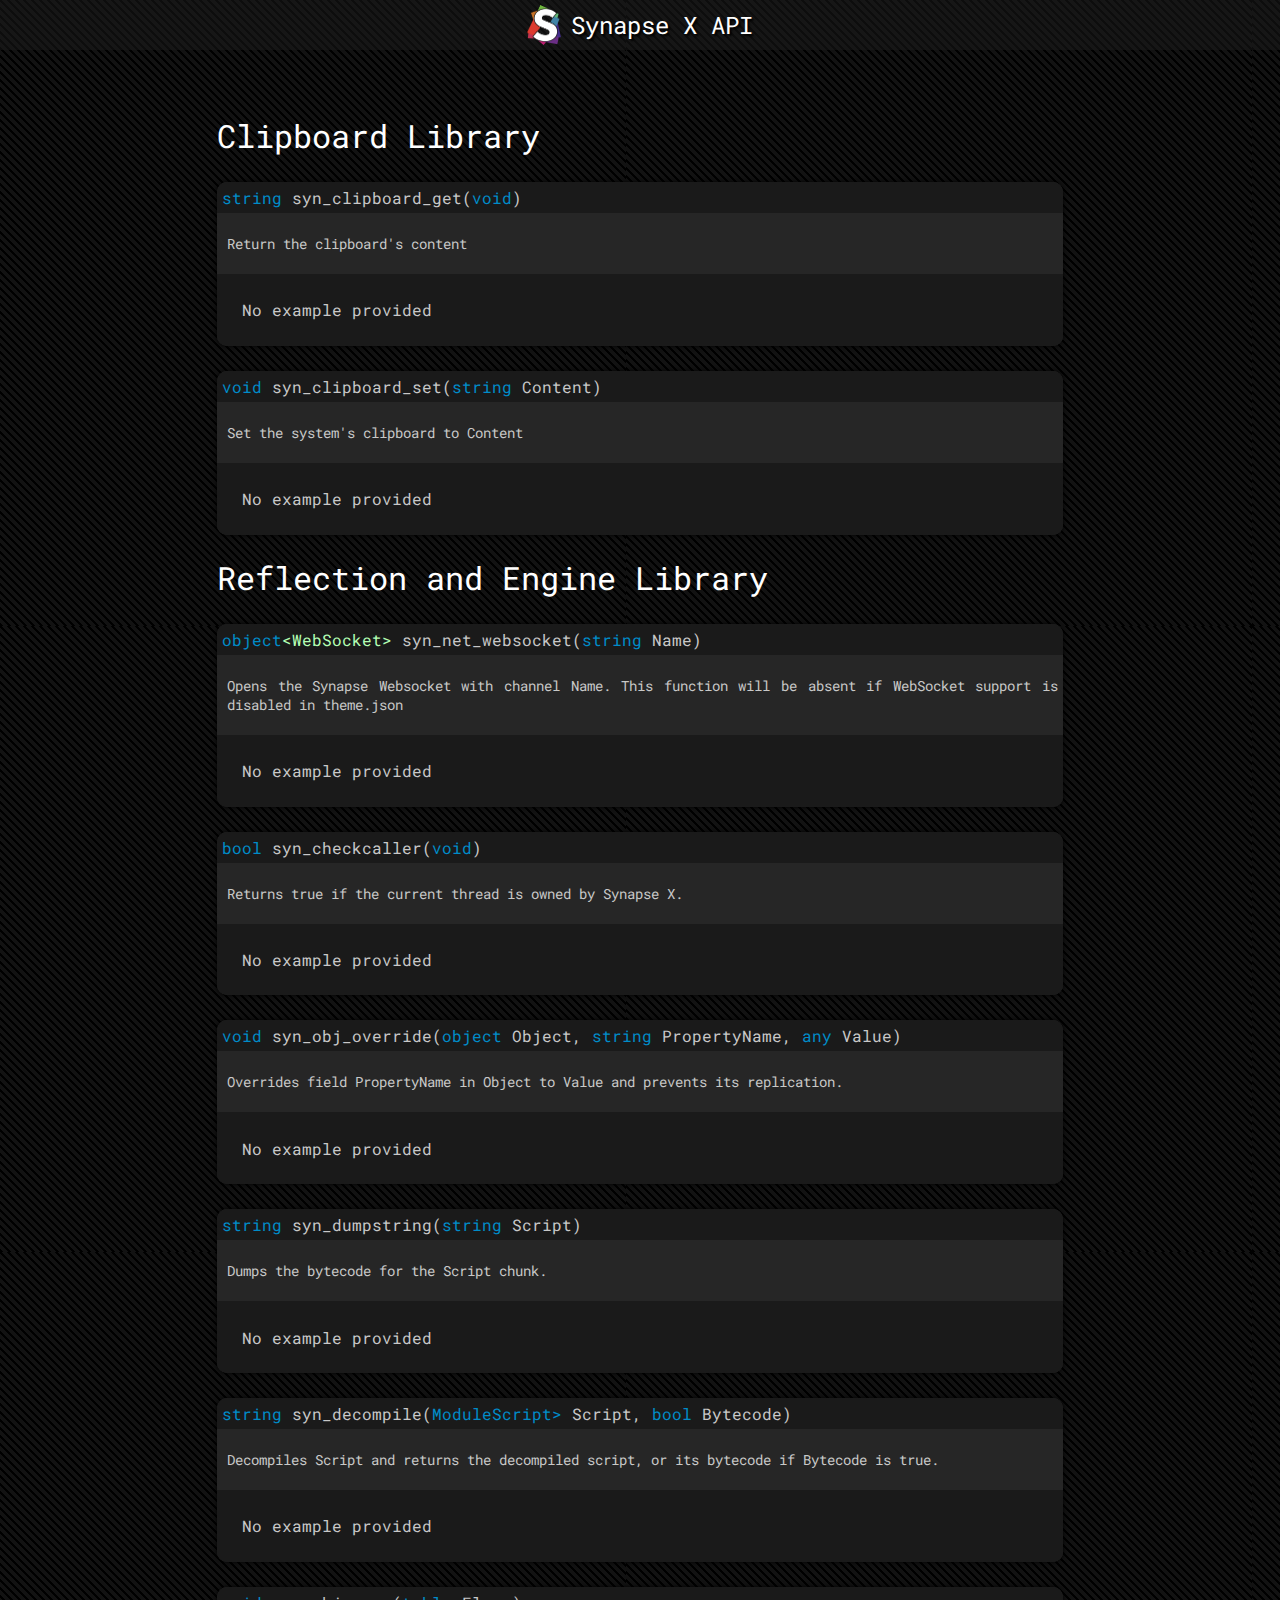
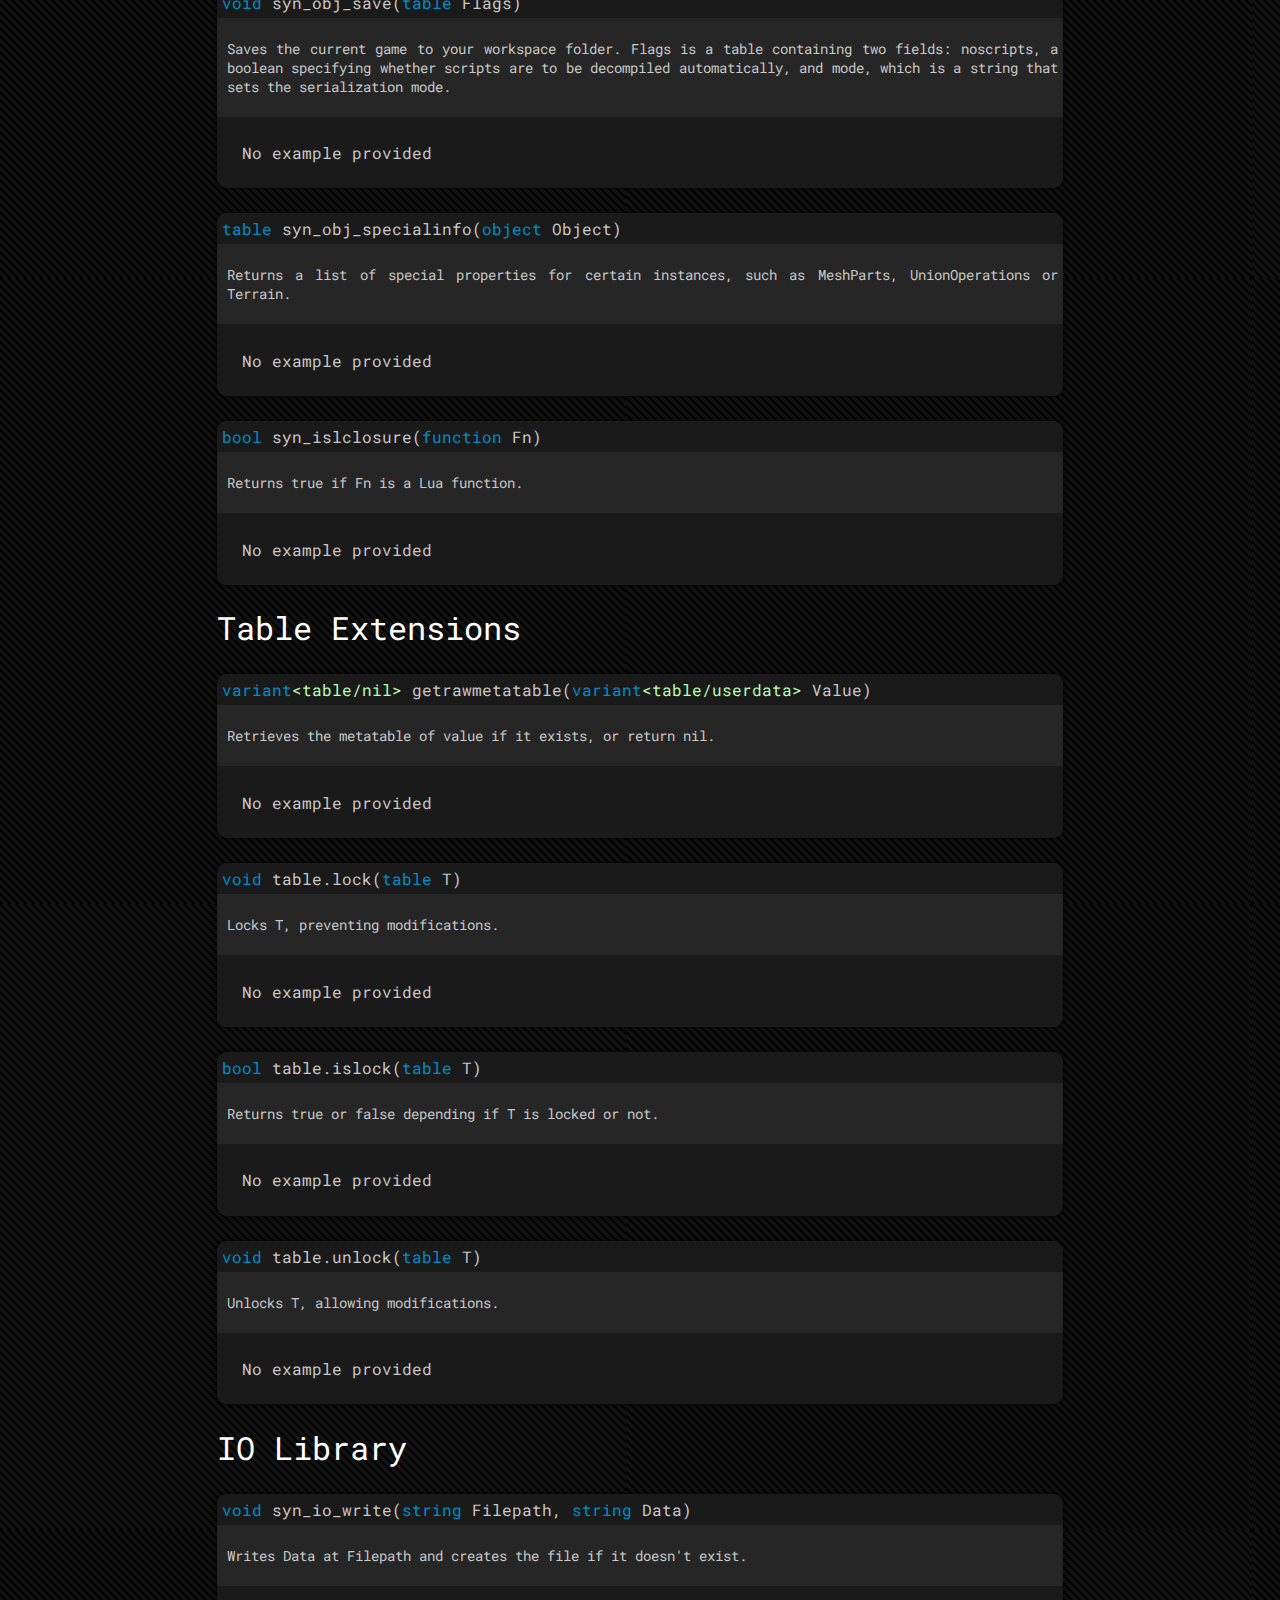
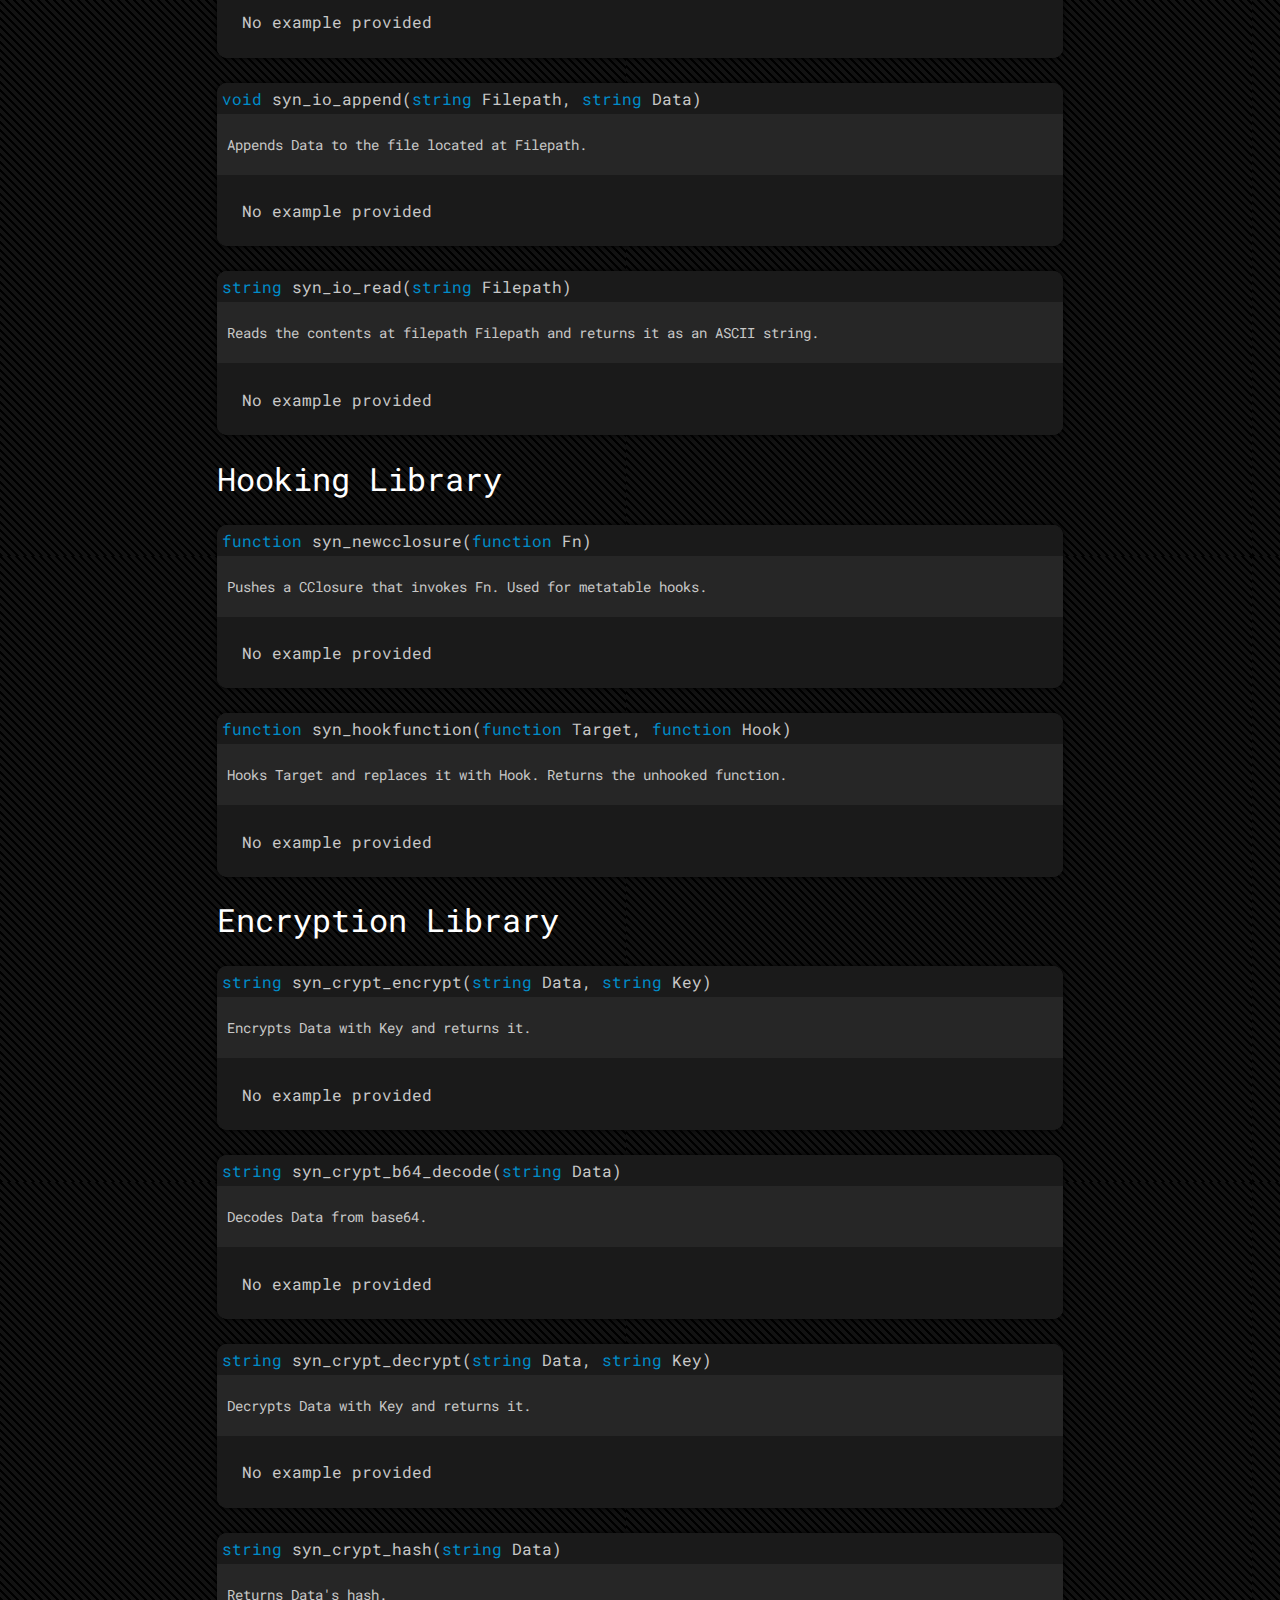
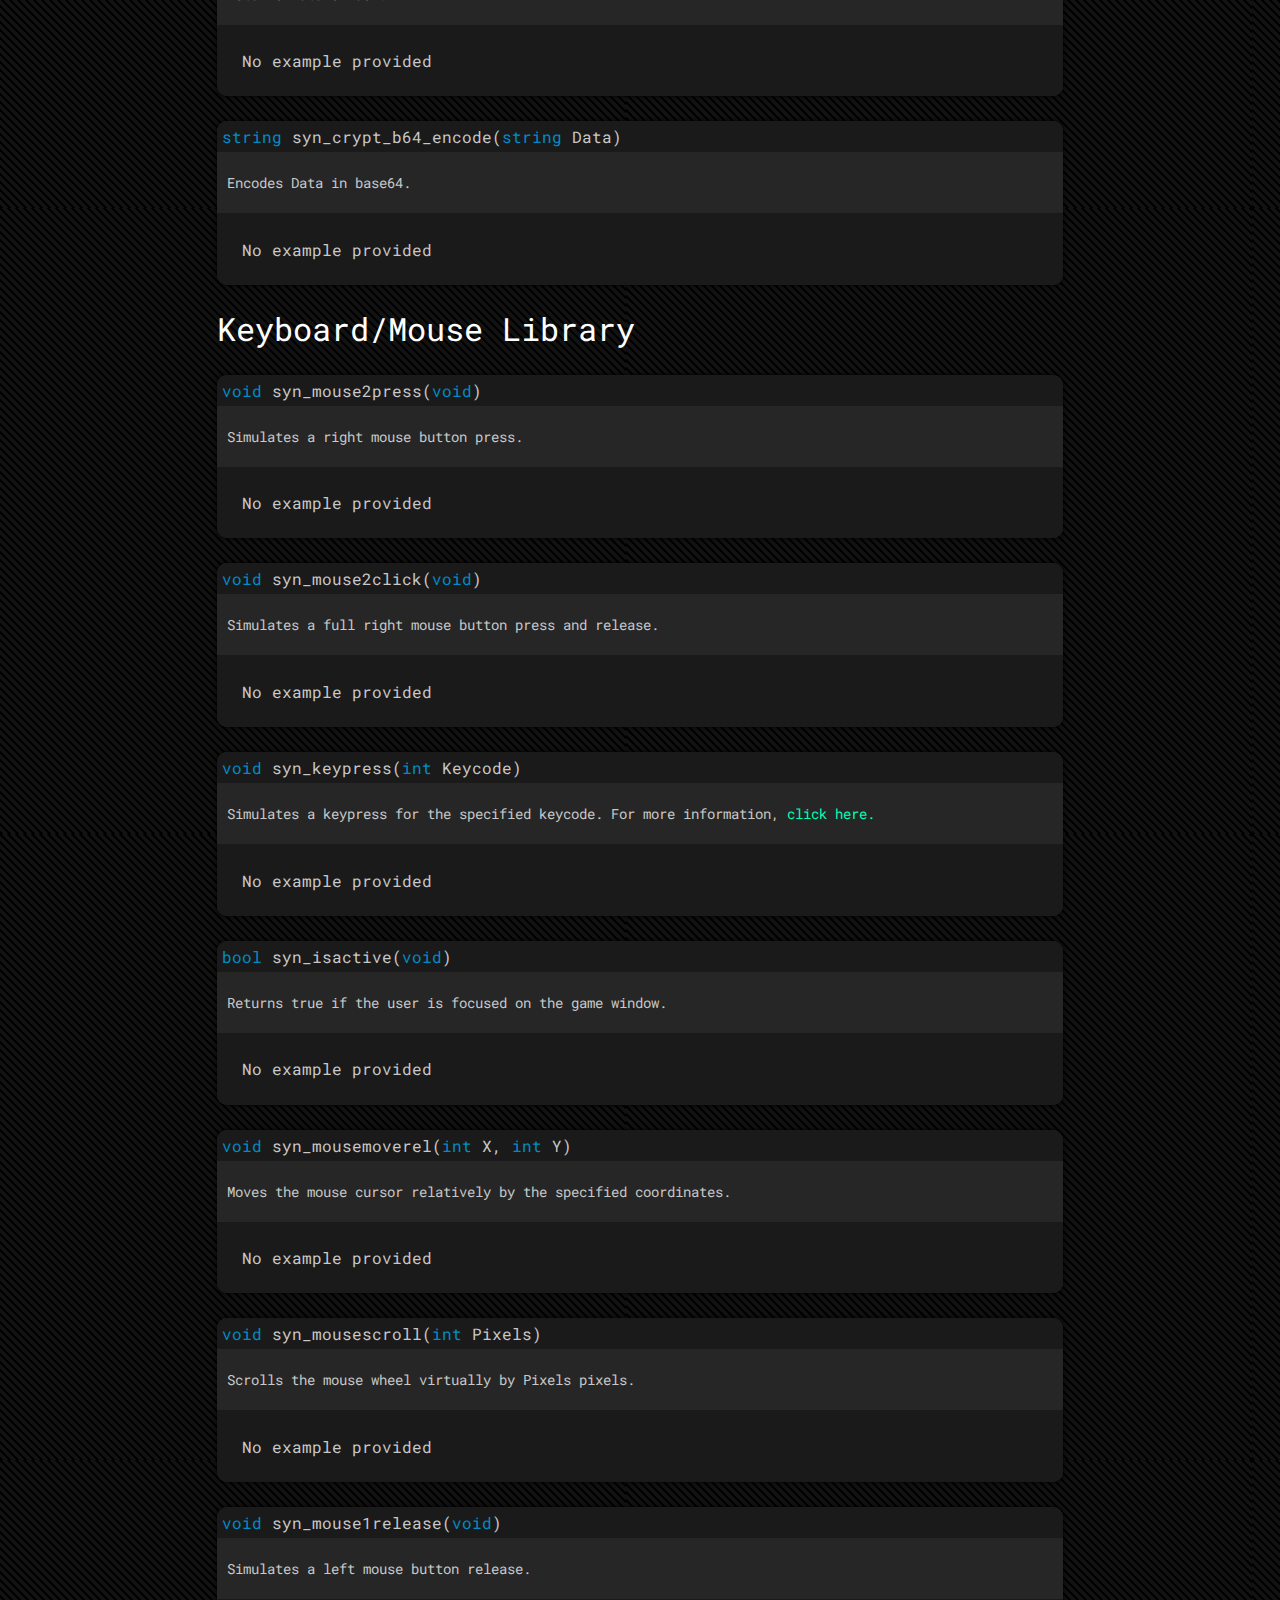
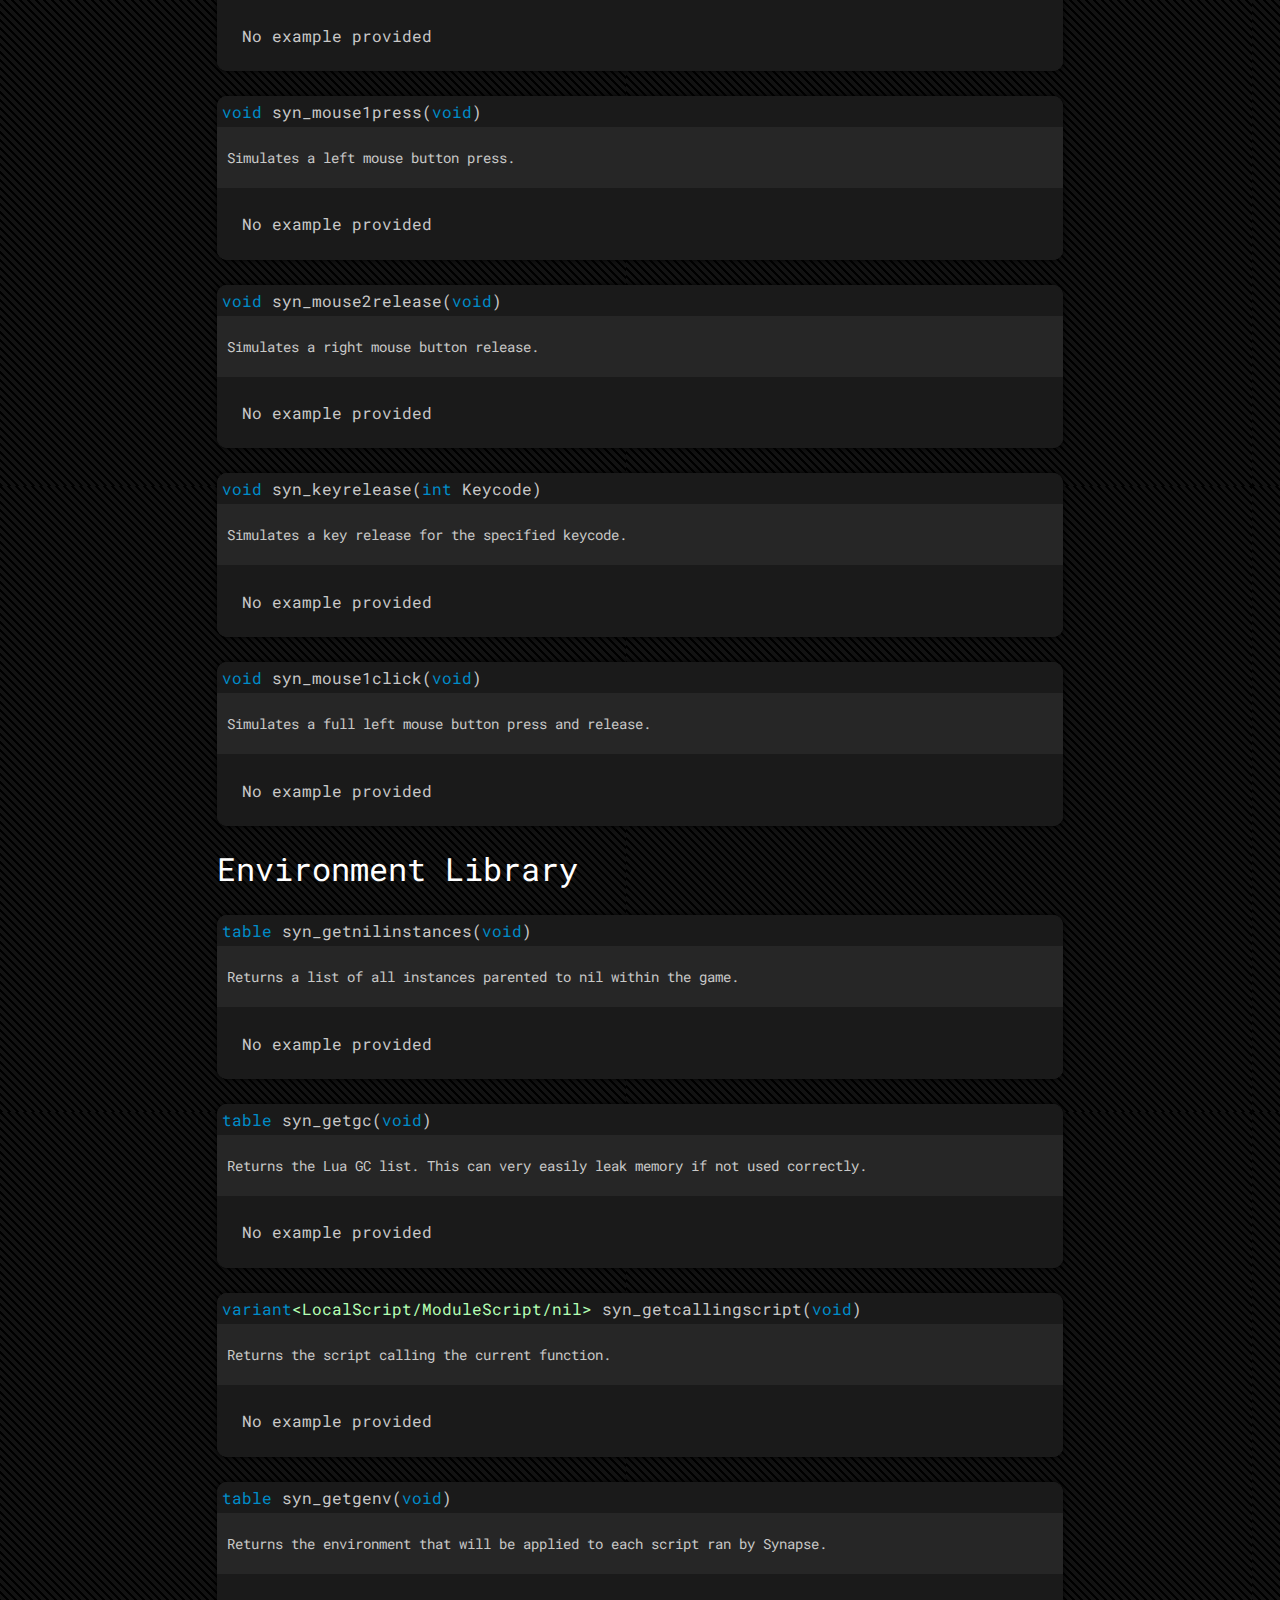
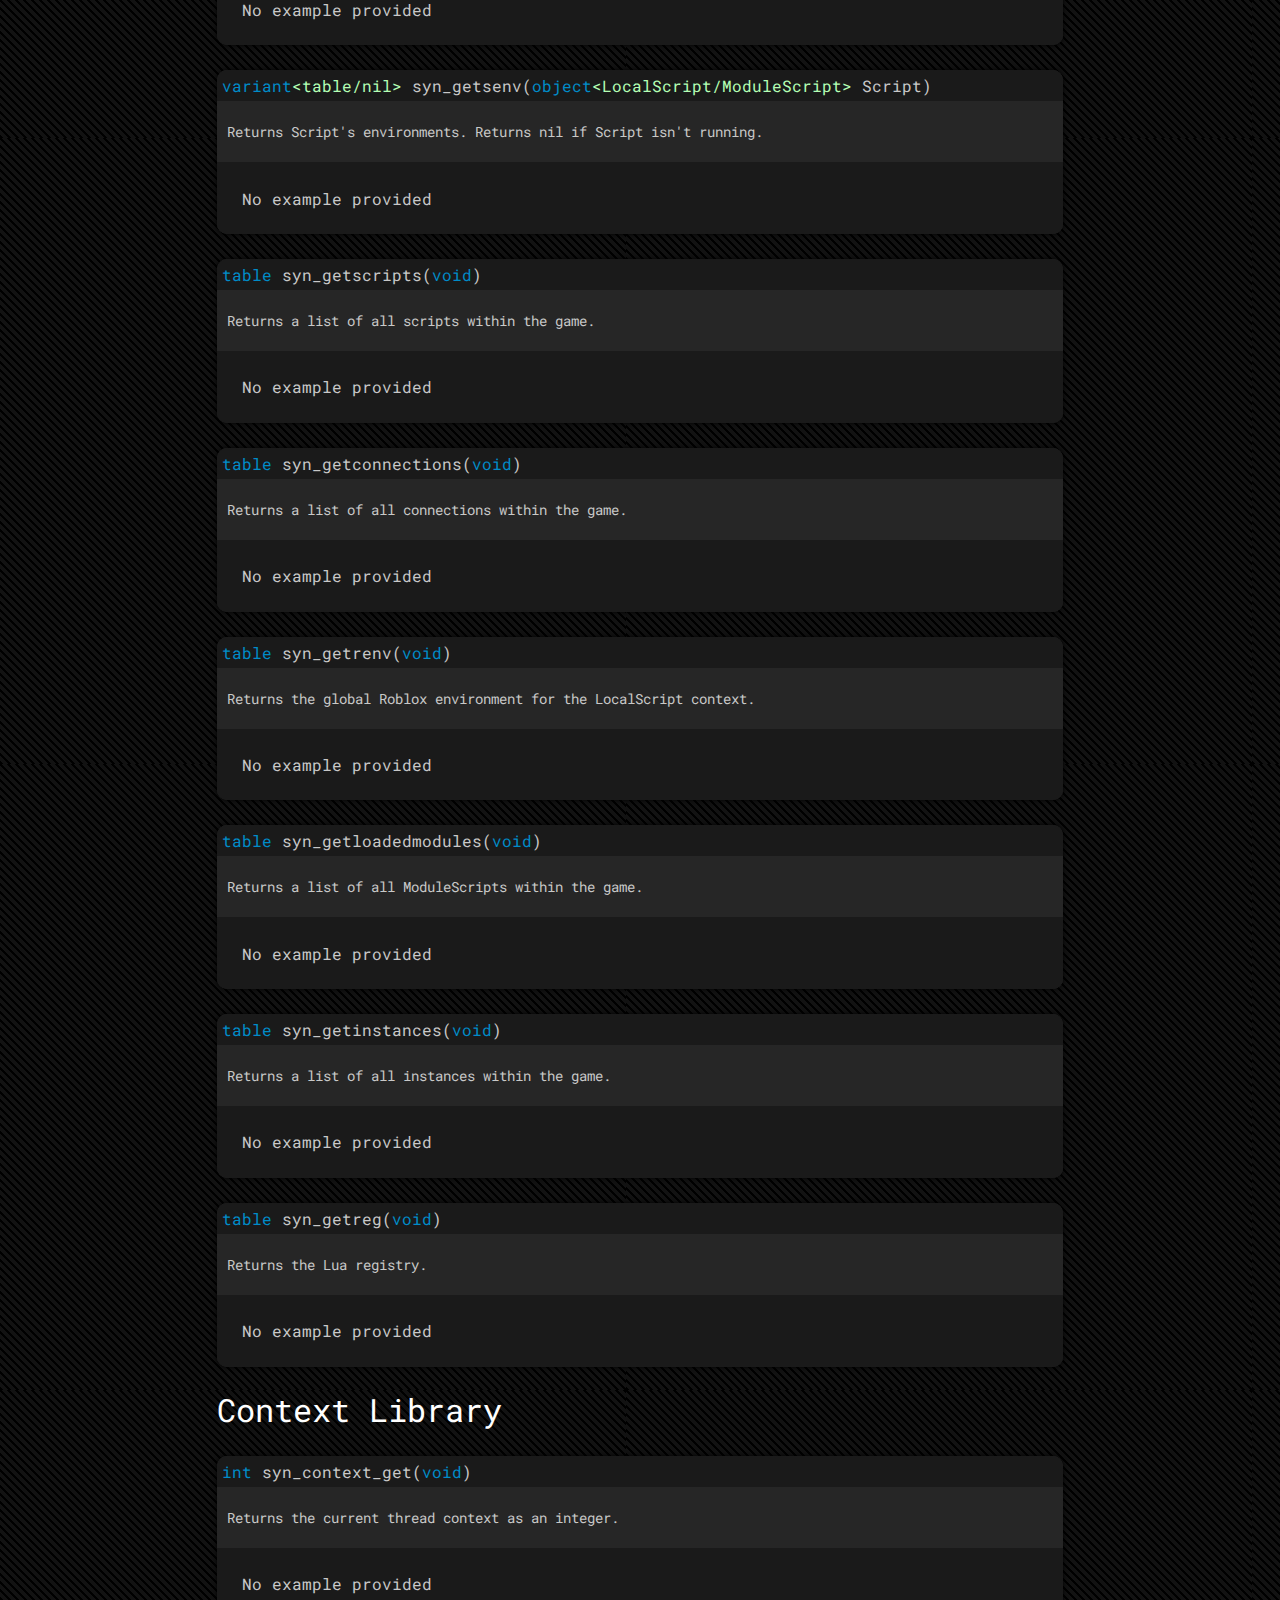
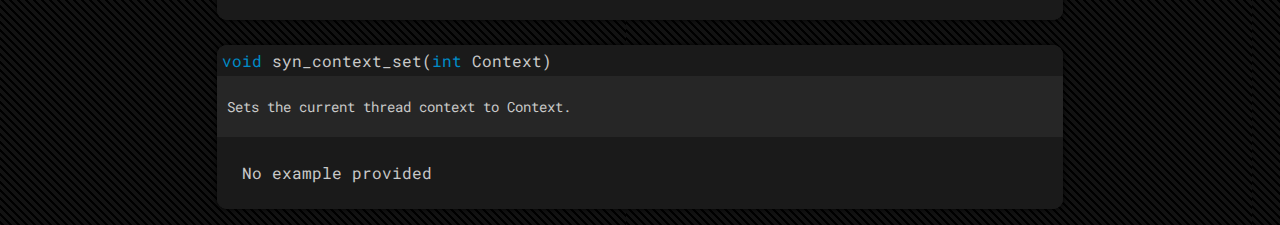
<file: docs/index.html>
<html>
	<head>
		<title>Synapse X - API Documentation</title>
		<style>
			/* style for our documentation, written by Louka */

@import url('https://fonts.googleapis.com/css?family=Roboto+Mono&display=swap');

:root
{
	/* define global colors, toy with this to rapidly theme */

	/* general background color */
	--BackgroundColor: rgb(18, 18, 18);

	/* color used by most text */
	--MainTextColor: rgb(200, 200, 200);

	/* color used by links */
	--LinkColor: rgb(0, 255, 180);

	/* color used by hovered links */
	--HoverLinkColor: rgb(255, 255, 255);

	/* color used by pressed links */
	--PressLinkColor: rgb(180, 180, 180);

	/* color used by category titles */
	--CategoryTextColor: rgb(255, 255, 255);

	/* color used by typenames */
	--TypenameColor: rgb(0, 140, 200);

	/* color used by typename variants */
	--TypenameVariantColor: rgb(180, 255, 180);

	/* color used by signature background */
	--SignatureBgColor: rgb(38, 38, 38);

	/* color used by description background */
	--DescriptionBgColor: rgb(26, 26, 26);

	/* color used by example background */
	--ExampleBgColor: var(--DescriptionBgColor);

}

#PageHeader
{
	height: 50px;
	background-color: rgba(26, 26, 26, 0.5);
}

#PageHeaderCenter
{
	height: 100%;
	display: flex;
	justify-content: center;
	align-items: center;
}

#PageHeaderLogo
{
	max-height: 80%;
}

#PageHeaderTitle
{
	margin-left: 10px;
	font-size: 24px;
	font-family: 'Roboto Mono', monospace;
	text-shadow: 2px 2px 2px black;
	color: white;
}

#BodyContainer
{
	margin: 5% 15% 0 15%;
}

.CategoryTitle
{
	color: var(--CategoryTextColor);
	margin-left: 25px;
	font-weight: normal;
	font-family: 'Roboto Mono', monospace;
}

.CodeEntry
{
	border-radius: 10px 10px 10px 10px;
	margin: 25px 25px 0 25px;
	background-color: var(--SignatureBgColor);
	box-shadow: 0px 0px 5px #000000;
	transition: box-shadow .2s, transform .2s;
}

.CodeEntry:hover
{
	box-shadow: 0px 0px 20px #000000;
	transform: scale(1.05);
}

.CodeDefinition
{
	border-radius: 10px 10px 0 0;
	padding: 5px 5px 5px 5px;
	background-color: var(--DescriptionBgColor);
	font-family: 'Roboto Mono', monospace;
}

.CodeTypename
{
	color: var(--TypenameColor);
}

.CodeTypenameVariant
{
	color: var(--TypenameVariantColor);
}

.CodeDescription
{
	font-size: 14px;
	font-family: 'Roboto Mono', monospace;
	text-align: justify;
	padding: 5px 5px 5px 5px;
	margin: 0 0 0 5px;
}

.CodeExample
{
	padding: 3% 3% 3% 3%;
	font-family: 'Roboto Mono', monospace;
	background-color: var(--ExampleBgColor);
	border-radius: 0px 0px 10px 10px;
}

a.Anchor
{
	color: var(--MainTextColor);
	text-decoration: none;
}

a
{
	color: var(--LinkColor);
	text-decoration: none;
	transition: color 0.2s;
}

a:hover
{
	color: var(--HoverLinkColor);
}

a:active
{
	color: var(--PressLinkColor);
}

body
{
	margin: 0;
	color: var(--MainTextColor);
	background-color: var(--BackgroundColor);
	background-image: url("Bg.png");
	background-repeat: repeat;
}
		</style>
	</head>
	<body>
		<div id="PageHeader">
			<div id="PageHeaderCenter">
				<img id="PageHeaderLogo" src="LogoWhite.png"></img>
				<p id="PageHeaderTitle">Synapse X API</p>
			</div>
		</div>
		<div id="BodyContainer">
			<h1 class="CategoryTitle">Clipboard Library</h1><div id="syn_clipboard_get" class="CodeEntry">
	<p class="CodeDefinition">
		<span class="CodeTypename">string</span> <a class="Anchor" href="#syn_clipboard_get">syn_clipboard_get</a>(<span class="CodeTypename">void</span>)
	</p>
	<p class="CodeDescription">
		Return the clipboard's content
	</p>
	<p class="CodeExample">
		No example provided
	</p>
</div><div id="syn_clipboard_set" class="CodeEntry">
	<p class="CodeDefinition">
		<span class="CodeTypename">void</span> <a class="Anchor" href="#syn_clipboard_set">syn_clipboard_set</a>(<span class="CodeTypename">string</span> Content)
	</p>
	<p class="CodeDescription">
		Set the system's clipboard to Content
	</p>
	<p class="CodeExample">
		No example provided
	</p>
</div><h1 class="CategoryTitle">Reflection and Engine Library</h1><div id="syn_net_websocket" class="CodeEntry">
	<p class="CodeDefinition">
		<span class="CodeTypename">object<span class="CodeTypenameVariant"&gt;</span>&lt;WebSocket&gt;</span></span> <a class="Anchor" href="#syn_net_websocket">syn_net_websocket</a>(<span class="CodeTypename">string</span> Name)
	</p>
	<p class="CodeDescription">
		Opens the Synapse Websocket with channel Name. This function will be absent if WebSocket support is disabled in theme.json
	</p>
	<p class="CodeExample">
		No example provided
	</p>
</div><div id="syn_checkcaller" class="CodeEntry">
	<p class="CodeDefinition">
		<span class="CodeTypename">bool</span> <a class="Anchor" href="#syn_checkcaller">syn_checkcaller</a>(<span class="CodeTypename">void</span>)
	</p>
	<p class="CodeDescription">
		Returns true if the current thread is owned by Synapse X. 
	</p>
	<p class="CodeExample">
		No example provided
	</p>
</div><div id="syn_obj_override" class="CodeEntry">
	<p class="CodeDefinition">
		<span class="CodeTypename">void</span> <a class="Anchor" href="#syn_obj_override">syn_obj_override</a>(<span class="CodeTypename">object</span> Object, <span class="CodeTypename">string</span> PropertyName, <span class="CodeTypename">any</span> Value)
	</p>
	<p class="CodeDescription">
		Overrides field PropertyName in Object to Value and prevents its replication.
	</p>
	<p class="CodeExample">
		No example provided
	</p>
</div><div id="syn_dumpstring" class="CodeEntry">
	<p class="CodeDefinition">
		<span class="CodeTypename">string</span> <a class="Anchor" href="#syn_dumpstring">syn_dumpstring</a>(<span class="CodeTypename">string</span> Script)
	</p>
	<p class="CodeDescription">
		Dumps the bytecode for the Script chunk.
	</p>
	<p class="CodeExample">
		No example provided
	</p>
</div><div id="syn_decompile" class="CodeEntry">
	<p class="CodeDefinition">
		<span class="CodeTypename">string</span> <a class="Anchor" href="#syn_decompile">syn_decompile</a>(<span class="CodeTypename">ModuleScript&gt;</span></span> Script, <span class="CodeTypename">bool</span> Bytecode)
	</p>
	<p class="CodeDescription">
		Decompiles Script and returns the decompiled script, or its bytecode if Bytecode is true.
	</p>
	<p class="CodeExample">
		No example provided
	</p>
</div><div id="syn_obj_save" class="CodeEntry">
	<p class="CodeDefinition">
		<span class="CodeTypename">void</span> <a class="Anchor" href="#syn_obj_save">syn_obj_save</a>(<span class="CodeTypename">table</span> Flags)
	</p>
	<p class="CodeDescription">
		Saves the current game to your workspace folder. Flags is a table containing two fields: noscripts, a boolean specifying whether scripts are to be decompiled automatically, and mode, which is a string that sets the serialization mode.
	</p>
	<p class="CodeExample">
		No example provided
	</p>
</div><div id="syn_obj_specialinfo" class="CodeEntry">
	<p class="CodeDefinition">
		<span class="CodeTypename">table</span> <a class="Anchor" href="#syn_obj_specialinfo">syn_obj_specialinfo</a>(<span class="CodeTypename">object</span> Object)
	</p>
	<p class="CodeDescription">
		Returns a list of special properties for certain instances, such as MeshParts, UnionOperations or Terrain.
	</p>
	<p class="CodeExample">
		No example provided
	</p>
</div><div id="syn_islclosure" class="CodeEntry">
	<p class="CodeDefinition">
		<span class="CodeTypename">bool</span> <a class="Anchor" href="#syn_islclosure">syn_islclosure</a>(<span class="CodeTypename">function</span> Fn)
	</p>
	<p class="CodeDescription">
		Returns true if Fn is a Lua function.
	</p>
	<p class="CodeExample">
		No example provided
	</p>
</div><h1 class="CategoryTitle">Table Extensions</h1><div id="getrawmetatable" class="CodeEntry">
	<p class="CodeDefinition">
		<span class="CodeTypename">variant<span class="CodeTypenameVariant"&gt;</span>&lt;table/nil&gt;</span></span> <a class="Anchor" href="#getrawmetatable">getrawmetatable</a>(<span class="CodeTypename">variant<span class="CodeTypenameVariant"&gt;</span>&lt;table/userdata&gt;</span></span> Value)
	</p>
	<p class="CodeDescription">
		Retrieves the metatable of value if it exists, or return nil.
	</p>
	<p class="CodeExample">
		No example provided
	</p>
</div><div id="table.lock" class="CodeEntry">
	<p class="CodeDefinition">
		<span class="CodeTypename">void</span> <a class="Anchor" href="#table.lock">table.lock</a>(<span class="CodeTypename">table</span> T)
	</p>
	<p class="CodeDescription">
		Locks T, preventing modifications.
	</p>
	<p class="CodeExample">
		No example provided
	</p>
</div><div id="table.islock" class="CodeEntry">
	<p class="CodeDefinition">
		<span class="CodeTypename">bool</span> <a class="Anchor" href="#table.islock">table.islock</a>(<span class="CodeTypename">table</span> T)
	</p>
	<p class="CodeDescription">
		Returns true or false depending if T is locked or not.
	</p>
	<p class="CodeExample">
		No example provided
	</p>
</div><div id="table.unlock" class="CodeEntry">
	<p class="CodeDefinition">
		<span class="CodeTypename">void</span> <a class="Anchor" href="#table.unlock">table.unlock</a>(<span class="CodeTypename">table</span> T)
	</p>
	<p class="CodeDescription">
		Unlocks T, allowing modifications.
	</p>
	<p class="CodeExample">
		No example provided
	</p>
</div><h1 class="CategoryTitle">IO Library</h1><div id="syn_io_write" class="CodeEntry">
	<p class="CodeDefinition">
		<span class="CodeTypename">void</span> <a class="Anchor" href="#syn_io_write">syn_io_write</a>(<span class="CodeTypename">string</span> Filepath, <span class="CodeTypename">string</span> Data)
	</p>
	<p class="CodeDescription">
		Writes Data at Filepath and creates the file if it doesn't exist.
	</p>
	<p class="CodeExample">
		No example provided
	</p>
</div><div id="syn_io_append" class="CodeEntry">
	<p class="CodeDefinition">
		<span class="CodeTypename">void</span> <a class="Anchor" href="#syn_io_append">syn_io_append</a>(<span class="CodeTypename">string</span> Filepath, <span class="CodeTypename">string</span> Data)
	</p>
	<p class="CodeDescription">
		Appends Data to the file located at Filepath.
	</p>
	<p class="CodeExample">
		No example provided
	</p>
</div><div id="syn_io_read" class="CodeEntry">
	<p class="CodeDefinition">
		<span class="CodeTypename">string</span> <a class="Anchor" href="#syn_io_read">syn_io_read</a>(<span class="CodeTypename">string</span> Filepath)
	</p>
	<p class="CodeDescription">
		Reads the contents at filepath Filepath and returns it as an ASCII string.
	</p>
	<p class="CodeExample">
		No example provided
	</p>
</div><h1 class="CategoryTitle">Hooking Library</h1><div id="syn_newcclosure" class="CodeEntry">
	<p class="CodeDefinition">
		<span class="CodeTypename">function</span> <a class="Anchor" href="#syn_newcclosure">syn_newcclosure</a>(<span class="CodeTypename">function</span> Fn)
	</p>
	<p class="CodeDescription">
		Pushes a CClosure that invokes Fn. Used for metatable hooks.
	</p>
	<p class="CodeExample">
		No example provided
	</p>
</div><div id="syn_hookfunction" class="CodeEntry">
	<p class="CodeDefinition">
		<span class="CodeTypename">function</span> <a class="Anchor" href="#syn_hookfunction">syn_hookfunction</a>(<span class="CodeTypename">function</span> Target, <span class="CodeTypename">function</span> Hook)
	</p>
	<p class="CodeDescription">
		Hooks Target and replaces it with Hook. Returns the unhooked function.
	</p>
	<p class="CodeExample">
		No example provided
	</p>
</div><h1 class="CategoryTitle">Encryption Library</h1><div id="syn_crypt_encrypt" class="CodeEntry">
	<p class="CodeDefinition">
		<span class="CodeTypename">string</span> <a class="Anchor" href="#syn_crypt_encrypt">syn_crypt_encrypt</a>(<span class="CodeTypename">string</span> Data, <span class="CodeTypename">string</span> Key)
	</p>
	<p class="CodeDescription">
		Encrypts Data with Key and returns it.
	</p>
	<p class="CodeExample">
		No example provided
	</p>
</div><div id="syn_crypt_b64_decode" class="CodeEntry">
	<p class="CodeDefinition">
		<span class="CodeTypename">string</span> <a class="Anchor" href="#syn_crypt_b64_decode">syn_crypt_b64_decode</a>(<span class="CodeTypename">string</span> Data)
	</p>
	<p class="CodeDescription">
		Decodes Data from base64.
	</p>
	<p class="CodeExample">
		No example provided
	</p>
</div><div id="syn_crypt_decrypt" class="CodeEntry">
	<p class="CodeDefinition">
		<span class="CodeTypename">string</span> <a class="Anchor" href="#syn_crypt_decrypt">syn_crypt_decrypt</a>(<span class="CodeTypename">string</span> Data, <span class="CodeTypename">string</span> Key)
	</p>
	<p class="CodeDescription">
		Decrypts Data with Key and returns it.
	</p>
	<p class="CodeExample">
		No example provided
	</p>
</div><div id="syn_crypt_hash" class="CodeEntry">
	<p class="CodeDefinition">
		<span class="CodeTypename">string</span> <a class="Anchor" href="#syn_crypt_hash">syn_crypt_hash</a>(<span class="CodeTypename">string</span> Data)
	</p>
	<p class="CodeDescription">
		Returns Data's hash.
	</p>
	<p class="CodeExample">
		No example provided
	</p>
</div><div id="syn_crypt_b64_encode" class="CodeEntry">
	<p class="CodeDefinition">
		<span class="CodeTypename">string</span> <a class="Anchor" href="#syn_crypt_b64_encode">syn_crypt_b64_encode</a>(<span class="CodeTypename">string</span> Data)
	</p>
	<p class="CodeDescription">
		Encodes Data in base64.
	</p>
	<p class="CodeExample">
		No example provided
	</p>
</div><h1 class="CategoryTitle">Keyboard/Mouse Library</h1><div id="syn_mouse2press" class="CodeEntry">
	<p class="CodeDefinition">
		<span class="CodeTypename">void</span> <a class="Anchor" href="#syn_mouse2press">syn_mouse2press</a>(<span class="CodeTypename">void</span>)
	</p>
	<p class="CodeDescription">
		Simulates a right mouse button press.
	</p>
	<p class="CodeExample">
		No example provided
	</p>
</div><div id="syn_mouse2click" class="CodeEntry">
	<p class="CodeDefinition">
		<span class="CodeTypename">void</span> <a class="Anchor" href="#syn_mouse2click">syn_mouse2click</a>(<span class="CodeTypename">void</span>)
	</p>
	<p class="CodeDescription">
		Simulates a full right mouse button press and release.
	</p>
	<p class="CodeExample">
		No example provided
	</p>
</div><div id="syn_keypress" class="CodeEntry">
	<p class="CodeDefinition">
		<span class="CodeTypename">void</span> <a class="Anchor" href="#syn_keypress">syn_keypress</a>(<span class="CodeTypename">int</span> Keycode)
	</p>
	<p class="CodeDescription">
		Simulates a keypress for the specified keycode. For more information, <a href="https://docs.microsoft.com/en-us/windows/desktop/inputdev/virtual-key-codes" target="_blank">click here.</a>
	</p>
	<p class="CodeExample">
		No example provided
	</p>
</div><div id="syn_isactive" class="CodeEntry">
	<p class="CodeDefinition">
		<span class="CodeTypename">bool</span> <a class="Anchor" href="#syn_isactive">syn_isactive</a>(<span class="CodeTypename">void</span>)
	</p>
	<p class="CodeDescription">
		Returns true if the user is focused on the game window.
	</p>
	<p class="CodeExample">
		No example provided
	</p>
</div><div id="syn_mousemoverel" class="CodeEntry">
	<p class="CodeDefinition">
		<span class="CodeTypename">void</span> <a class="Anchor" href="#syn_mousemoverel">syn_mousemoverel</a>(<span class="CodeTypename">int</span> X, <span class="CodeTypename">int</span> Y)
	</p>
	<p class="CodeDescription">
		Moves the mouse cursor relatively by the specified coordinates.
	</p>
	<p class="CodeExample">
		No example provided
	</p>
</div><div id="syn_mousescroll" class="CodeEntry">
	<p class="CodeDefinition">
		<span class="CodeTypename">void</span> <a class="Anchor" href="#syn_mousescroll">syn_mousescroll</a>(<span class="CodeTypename">int</span> Pixels)
	</p>
	<p class="CodeDescription">
		Scrolls the mouse wheel virtually by Pixels pixels.
	</p>
	<p class="CodeExample">
		No example provided
	</p>
</div><div id="syn_mouse1release" class="CodeEntry">
	<p class="CodeDefinition">
		<span class="CodeTypename">void</span> <a class="Anchor" href="#syn_mouse1release">syn_mouse1release</a>(<span class="CodeTypename">void</span>)
	</p>
	<p class="CodeDescription">
		Simulates a left mouse button release.
	</p>
	<p class="CodeExample">
		No example provided
	</p>
</div><div id="syn_mouse1press" class="CodeEntry">
	<p class="CodeDefinition">
		<span class="CodeTypename">void</span> <a class="Anchor" href="#syn_mouse1press">syn_mouse1press</a>(<span class="CodeTypename">void</span>)
	</p>
	<p class="CodeDescription">
		Simulates a left mouse button press.
	</p>
	<p class="CodeExample">
		No example provided
	</p>
</div><div id="syn_mouse2release" class="CodeEntry">
	<p class="CodeDefinition">
		<span class="CodeTypename">void</span> <a class="Anchor" href="#syn_mouse2release">syn_mouse2release</a>(<span class="CodeTypename">void</span>)
	</p>
	<p class="CodeDescription">
		Simulates a right mouse button release.
	</p>
	<p class="CodeExample">
		No example provided
	</p>
</div><div id="syn_keyrelease" class="CodeEntry">
	<p class="CodeDefinition">
		<span class="CodeTypename">void</span> <a class="Anchor" href="#syn_keyrelease">syn_keyrelease</a>(<span class="CodeTypename">int</span> Keycode)
	</p>
	<p class="CodeDescription">
		Simulates a key release for the specified keycode.
	</p>
	<p class="CodeExample">
		No example provided
	</p>
</div><div id="syn_mouse1click" class="CodeEntry">
	<p class="CodeDefinition">
		<span class="CodeTypename">void</span> <a class="Anchor" href="#syn_mouse1click">syn_mouse1click</a>(<span class="CodeTypename">void</span>)
	</p>
	<p class="CodeDescription">
		Simulates a full left mouse button press and release.
	</p>
	<p class="CodeExample">
		No example provided
	</p>
</div><h1 class="CategoryTitle">Environment Library</h1><div id="syn_getnilinstances" class="CodeEntry">
	<p class="CodeDefinition">
		<span class="CodeTypename">table</span> <a class="Anchor" href="#syn_getnilinstances">syn_getnilinstances</a>(<span class="CodeTypename">void</span>)
	</p>
	<p class="CodeDescription">
		Returns a list of all instances parented to nil within the game.
	</p>
	<p class="CodeExample">
		No example provided
	</p>
</div><div id="syn_getgc" class="CodeEntry">
	<p class="CodeDefinition">
		<span class="CodeTypename">table</span> <a class="Anchor" href="#syn_getgc">syn_getgc</a>(<span class="CodeTypename">void</span>)
	</p>
	<p class="CodeDescription">
		Returns the Lua GC list. This can very easily leak memory if not used correctly.
	</p>
	<p class="CodeExample">
		No example provided
	</p>
</div><div id="syn_getcallingscript" class="CodeEntry">
	<p class="CodeDefinition">
		<span class="CodeTypename">variant<span class="CodeTypenameVariant"&gt;</span>&lt;LocalScript/ModuleScript/nil&gt;</span></span> <a class="Anchor" href="#syn_getcallingscript">syn_getcallingscript</a>(<span class="CodeTypename">void</span>)
	</p>
	<p class="CodeDescription">
		Returns the script calling the current function.
	</p>
	<p class="CodeExample">
		No example provided
	</p>
</div><div id="syn_getgenv" class="CodeEntry">
	<p class="CodeDefinition">
		<span class="CodeTypename">table</span> <a class="Anchor" href="#syn_getgenv">syn_getgenv</a>(<span class="CodeTypename">void</span>)
	</p>
	<p class="CodeDescription">
		Returns the environment that will be applied to each script ran by Synapse.
	</p>
	<p class="CodeExample">
		No example provided
	</p>
</div><div id="syn_getsenv" class="CodeEntry">
	<p class="CodeDefinition">
		<span class="CodeTypename">variant<span class="CodeTypenameVariant"&gt;</span>&lt;table/nil&gt;</span></span> <a class="Anchor" href="#syn_getsenv">syn_getsenv</a>(<span class="CodeTypename">object<span class="CodeTypenameVariant"&gt;</span>&lt;LocalScript/ModuleScript&gt;</span></span> Script)
	</p>
	<p class="CodeDescription">
		Returns Script's environments. Returns nil if Script isn't running.
	</p>
	<p class="CodeExample">
		No example provided
	</p>
</div><div id="syn_getscripts" class="CodeEntry">
	<p class="CodeDefinition">
		<span class="CodeTypename">table</span> <a class="Anchor" href="#syn_getscripts">syn_getscripts</a>(<span class="CodeTypename">void</span>)
	</p>
	<p class="CodeDescription">
		Returns a list of all scripts within the game.
	</p>
	<p class="CodeExample">
		No example provided
	</p>
</div><div id="syn_getconnections" class="CodeEntry">
	<p class="CodeDefinition">
		<span class="CodeTypename">table</span> <a class="Anchor" href="#syn_getconnections">syn_getconnections</a>(<span class="CodeTypename">void</span>)
	</p>
	<p class="CodeDescription">
		Returns a list of all connections within the game.
	</p>
	<p class="CodeExample">
		No example provided
	</p>
</div><div id="syn_getrenv" class="CodeEntry">
	<p class="CodeDefinition">
		<span class="CodeTypename">table</span> <a class="Anchor" href="#syn_getrenv">syn_getrenv</a>(<span class="CodeTypename">void</span>)
	</p>
	<p class="CodeDescription">
		Returns the global Roblox environment for the LocalScript context.
	</p>
	<p class="CodeExample">
		No example provided
	</p>
</div><div id="syn_getloadedmodules" class="CodeEntry">
	<p class="CodeDefinition">
		<span class="CodeTypename">table</span> <a class="Anchor" href="#syn_getloadedmodules">syn_getloadedmodules</a>(<span class="CodeTypename">void</span>)
	</p>
	<p class="CodeDescription">
		Returns a list of all ModuleScripts within the game.
	</p>
	<p class="CodeExample">
		No example provided
	</p>
</div><div id="syn_getinstances" class="CodeEntry">
	<p class="CodeDefinition">
		<span class="CodeTypename">table</span> <a class="Anchor" href="#syn_getinstances">syn_getinstances</a>(<span class="CodeTypename">void</span>)
	</p>
	<p class="CodeDescription">
		Returns a list of all instances within the game.
	</p>
	<p class="CodeExample">
		No example provided
	</p>
</div><div id="syn_getreg" class="CodeEntry">
	<p class="CodeDefinition">
		<span class="CodeTypename">table</span> <a class="Anchor" href="#syn_getreg">syn_getreg</a>(<span class="CodeTypename">void</span>)
	</p>
	<p class="CodeDescription">
		Returns the Lua registry.
	</p>
	<p class="CodeExample">
		No example provided
	</p>
</div><h1 class="CategoryTitle">Context Library</h1><div id="syn_context_get" class="CodeEntry">
	<p class="CodeDefinition">
		<span class="CodeTypename">int</span> <a class="Anchor" href="#syn_context_get">syn_context_get</a>(<span class="CodeTypename">void</span>)
	</p>
	<p class="CodeDescription">
		Returns the current thread context as an integer.
	</p>
	<p class="CodeExample">
		No example provided
	</p>
</div><div id="syn_context_set" class="CodeEntry">
	<p class="CodeDefinition">
		<span class="CodeTypename">void</span> <a class="Anchor" href="#syn_context_set">syn_context_set</a>(<span class="CodeTypename">int</span> Context)
	</p>
	<p class="CodeDescription">
		Sets the current thread context to Context.
	</p>
	<p class="CodeExample">
		No example provided
	</p>
</div>
		</div>
	</body>
</html>
</file>
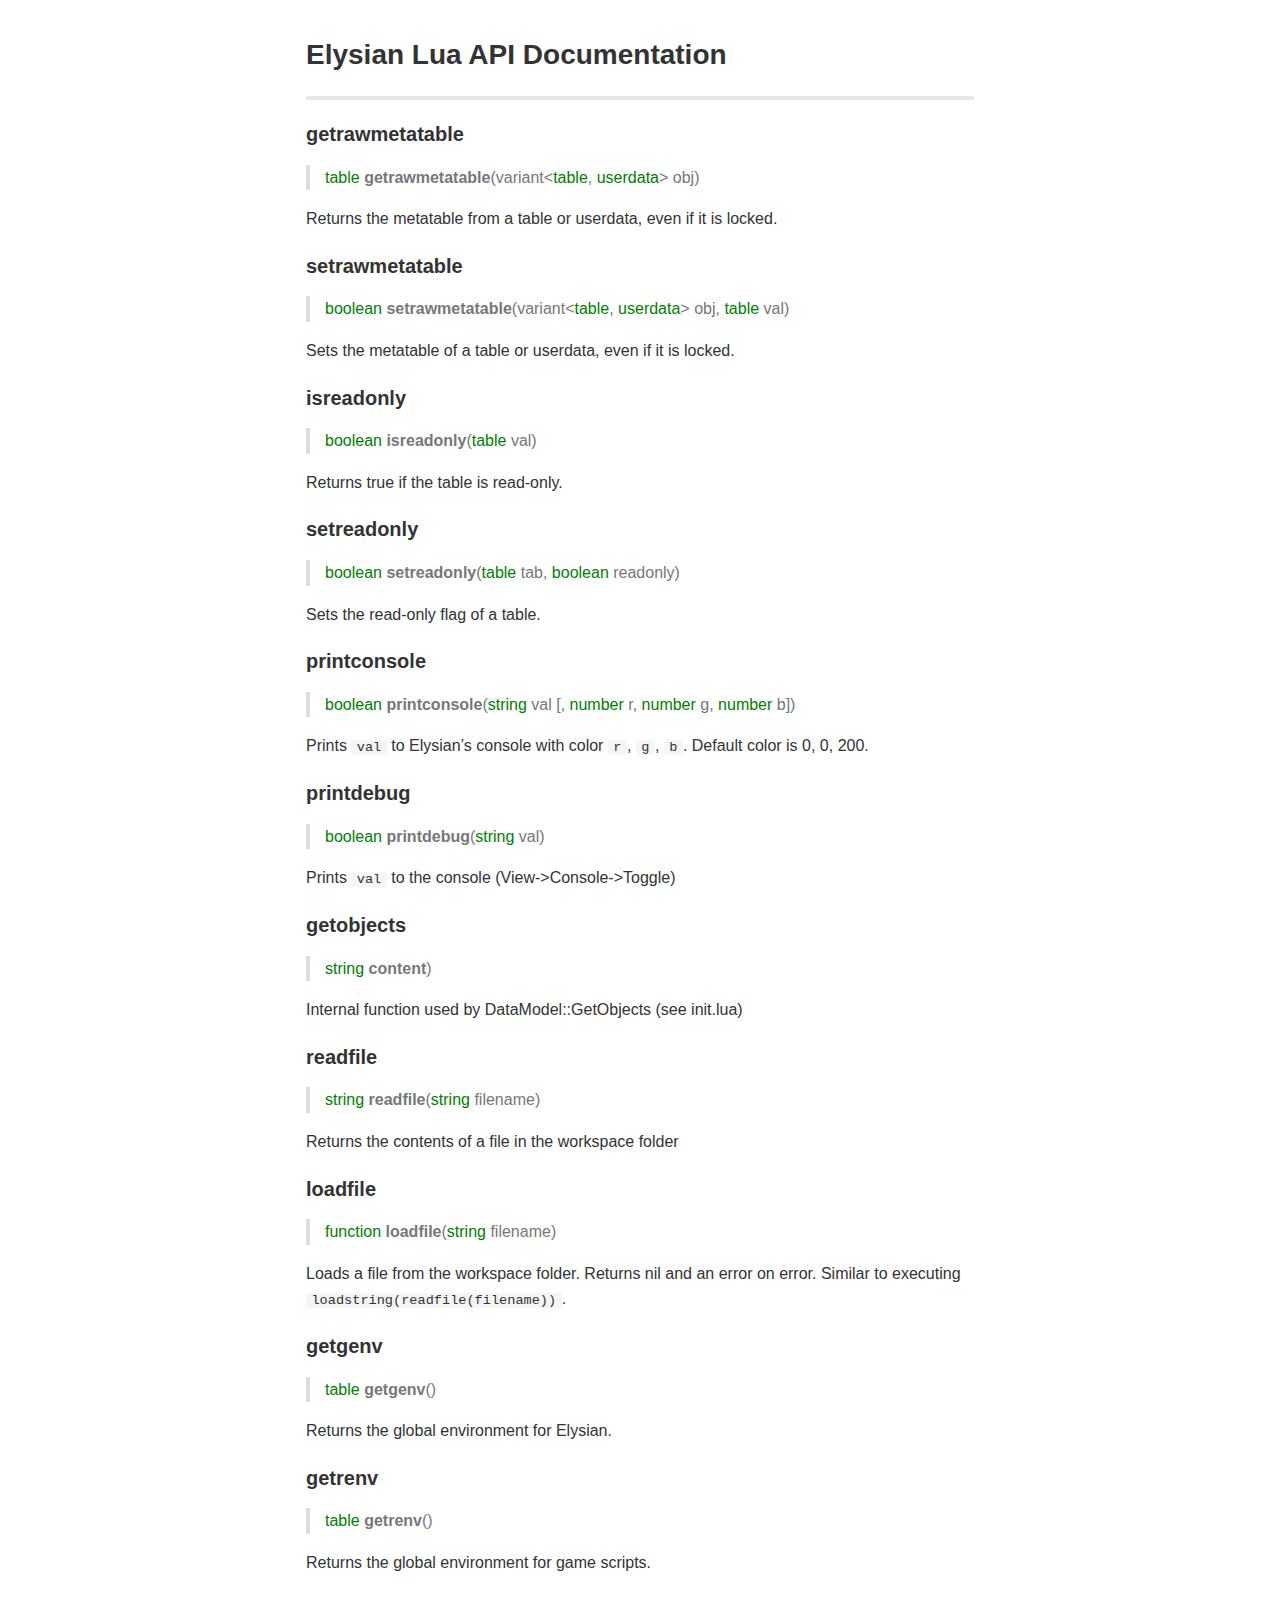
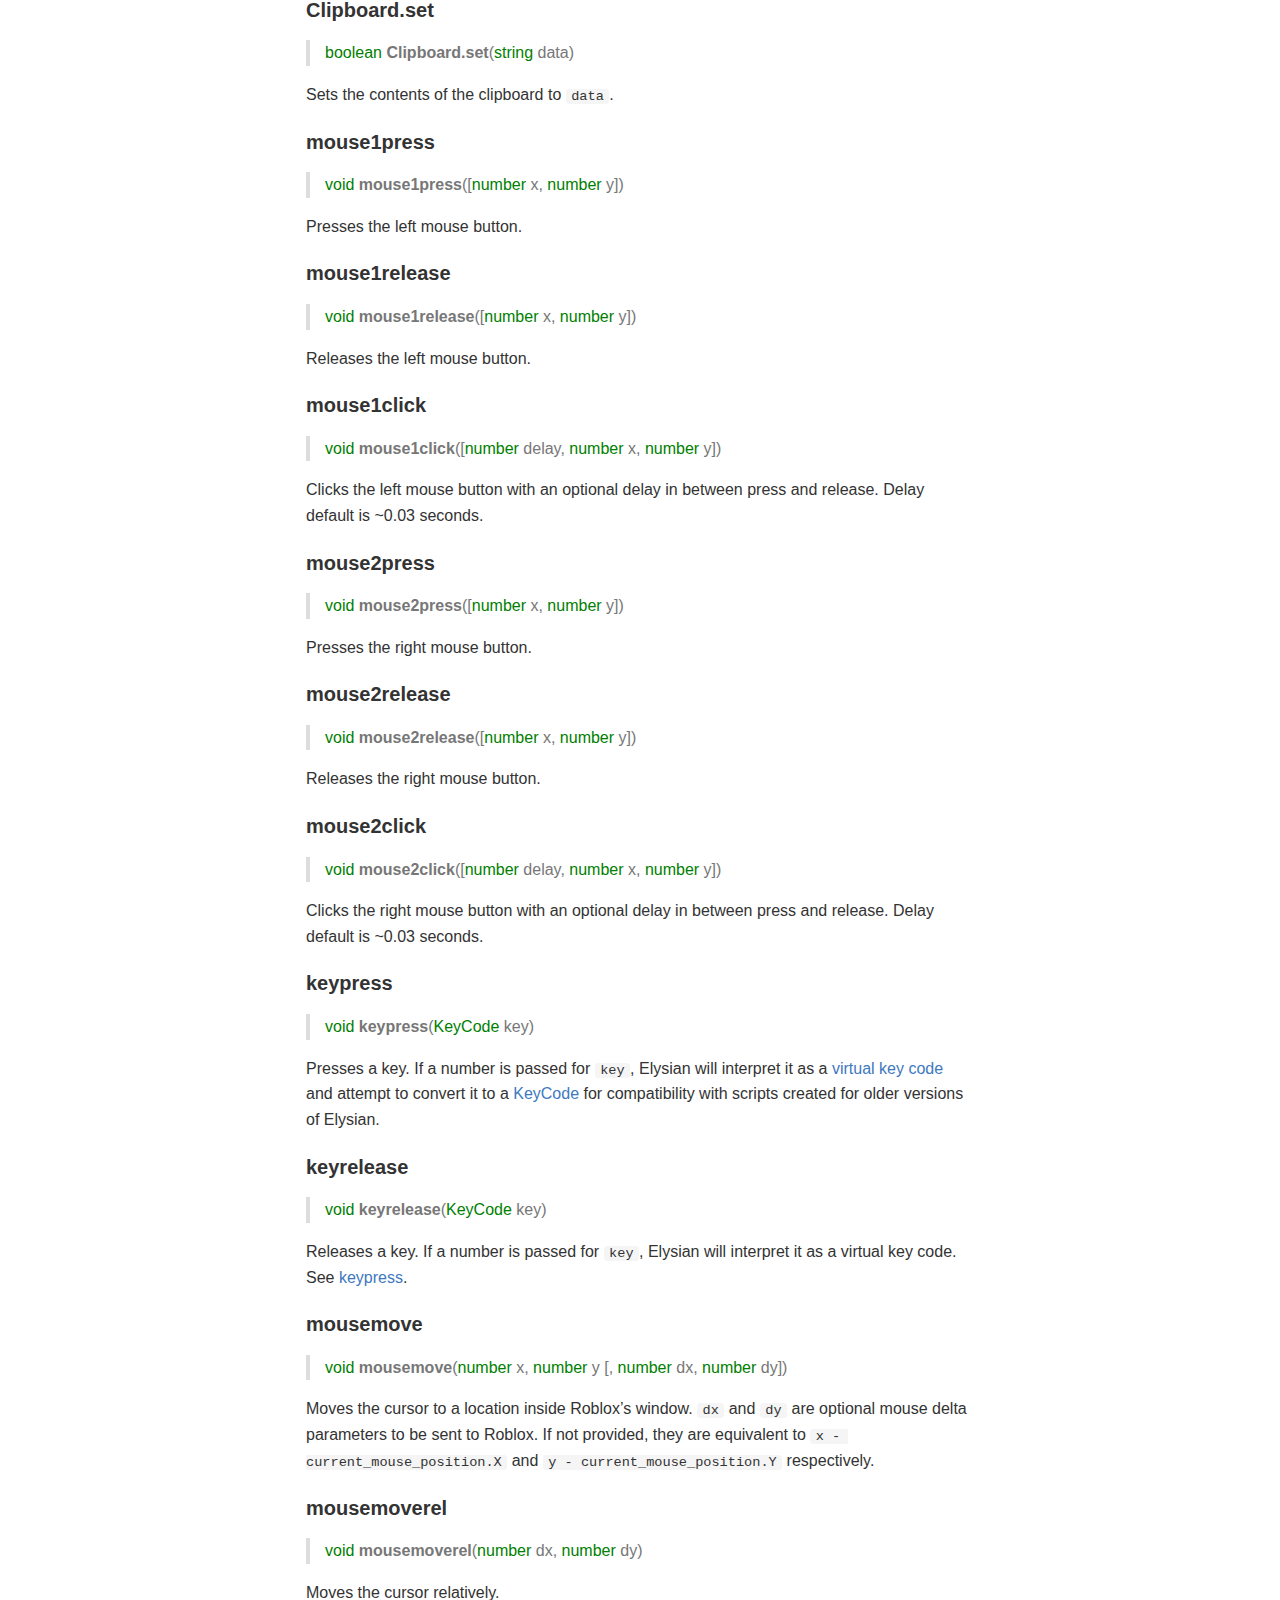
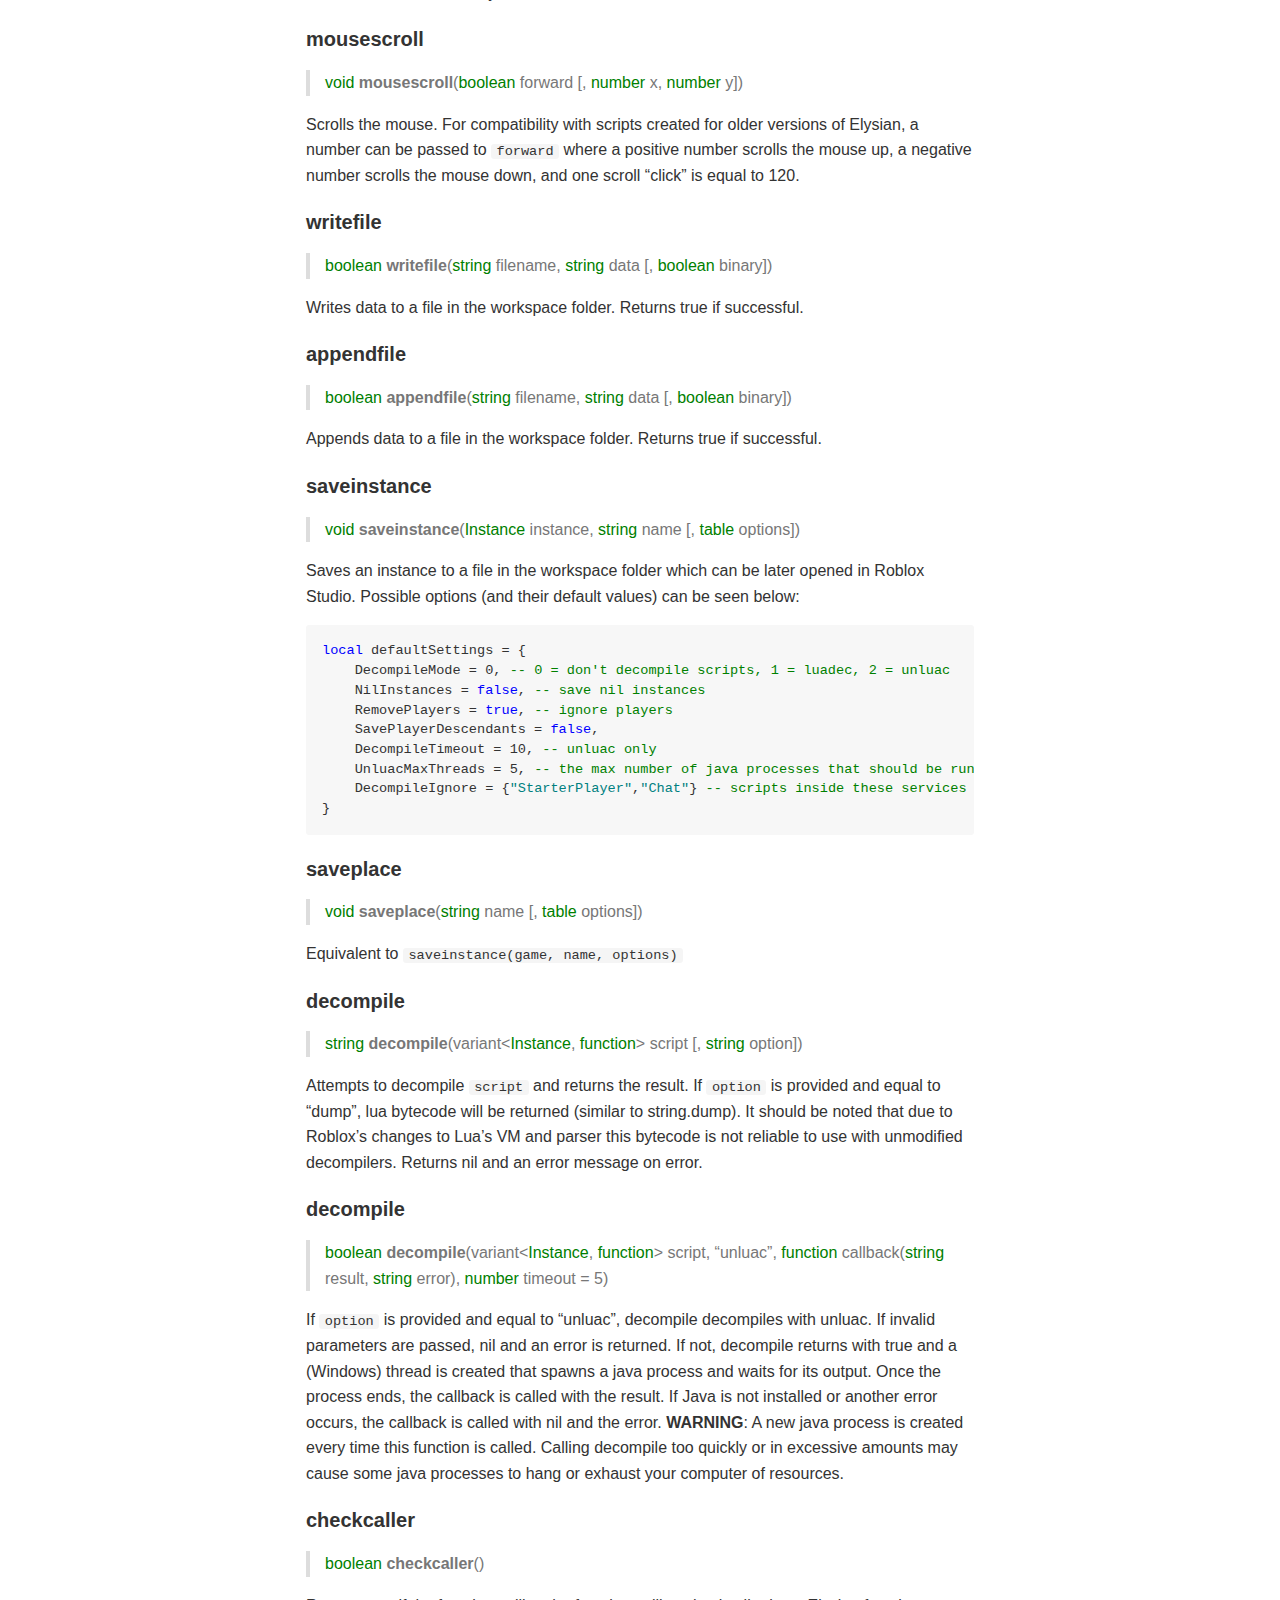
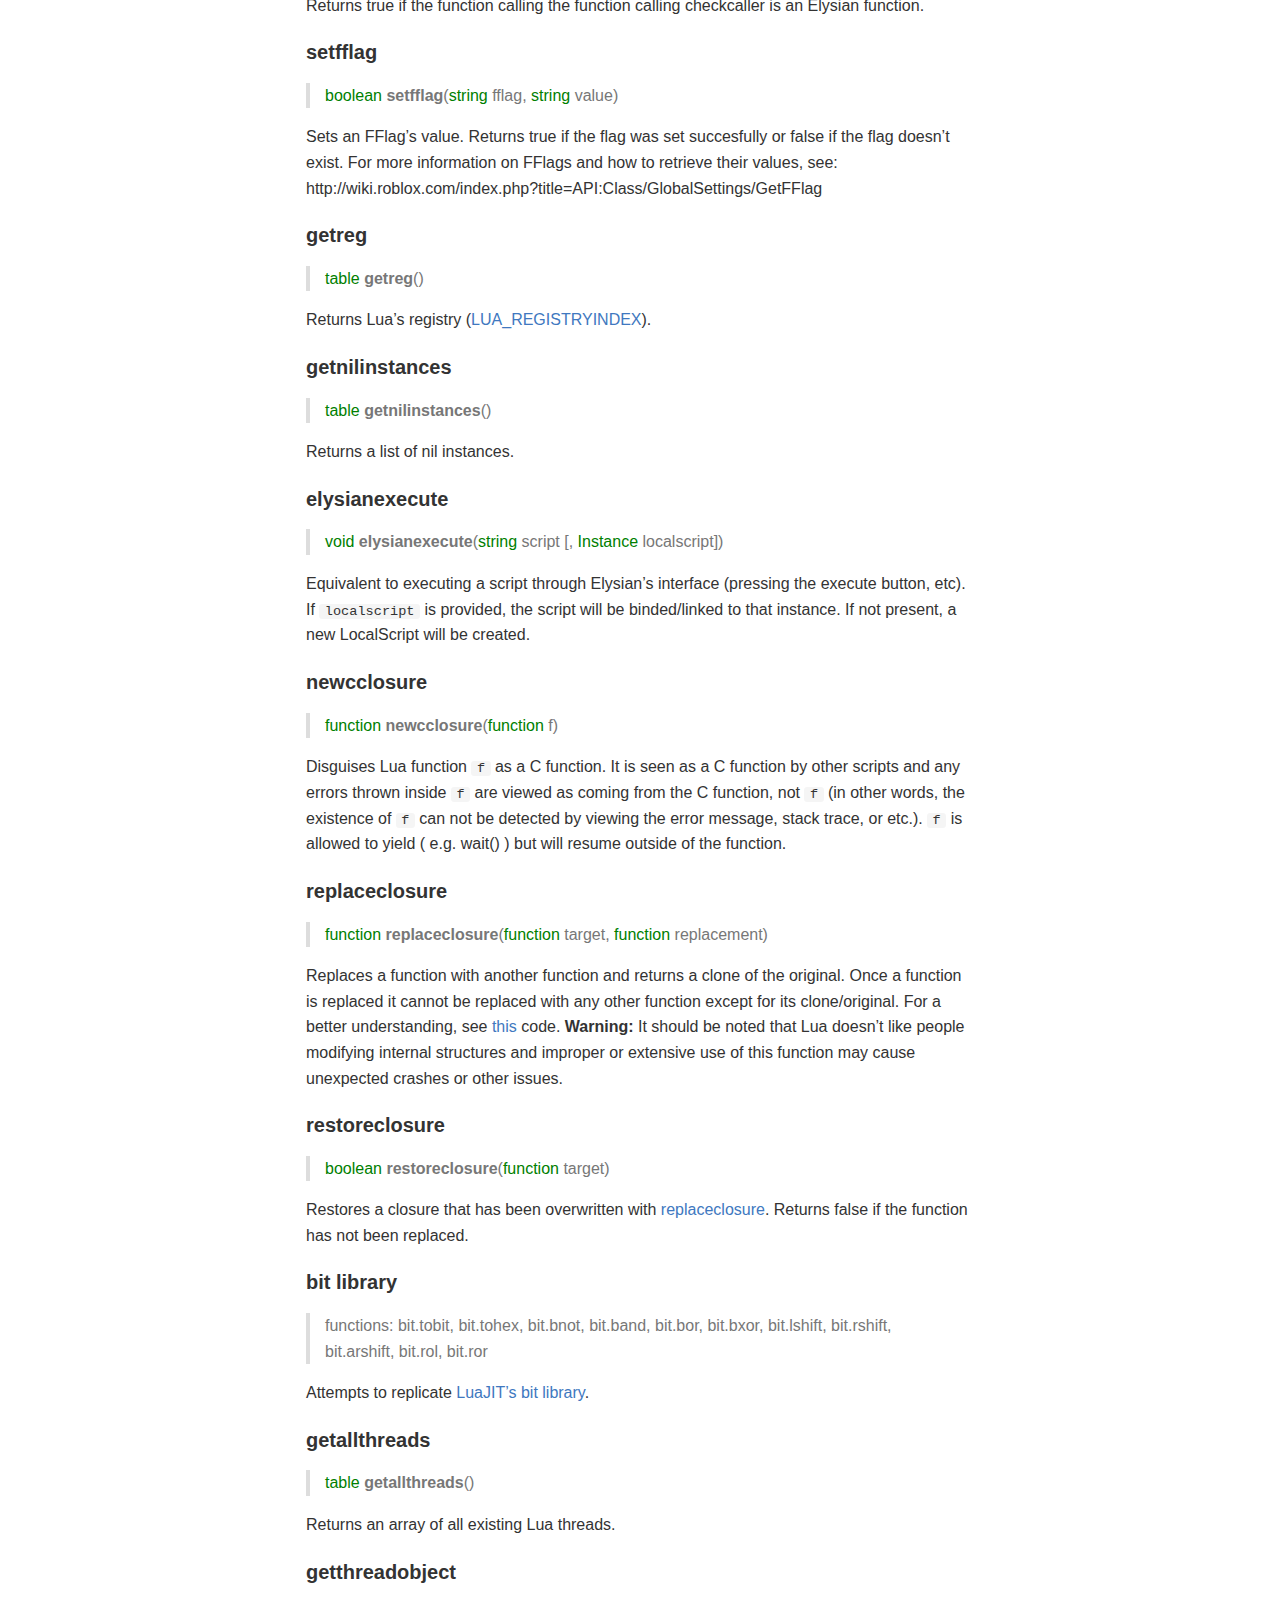
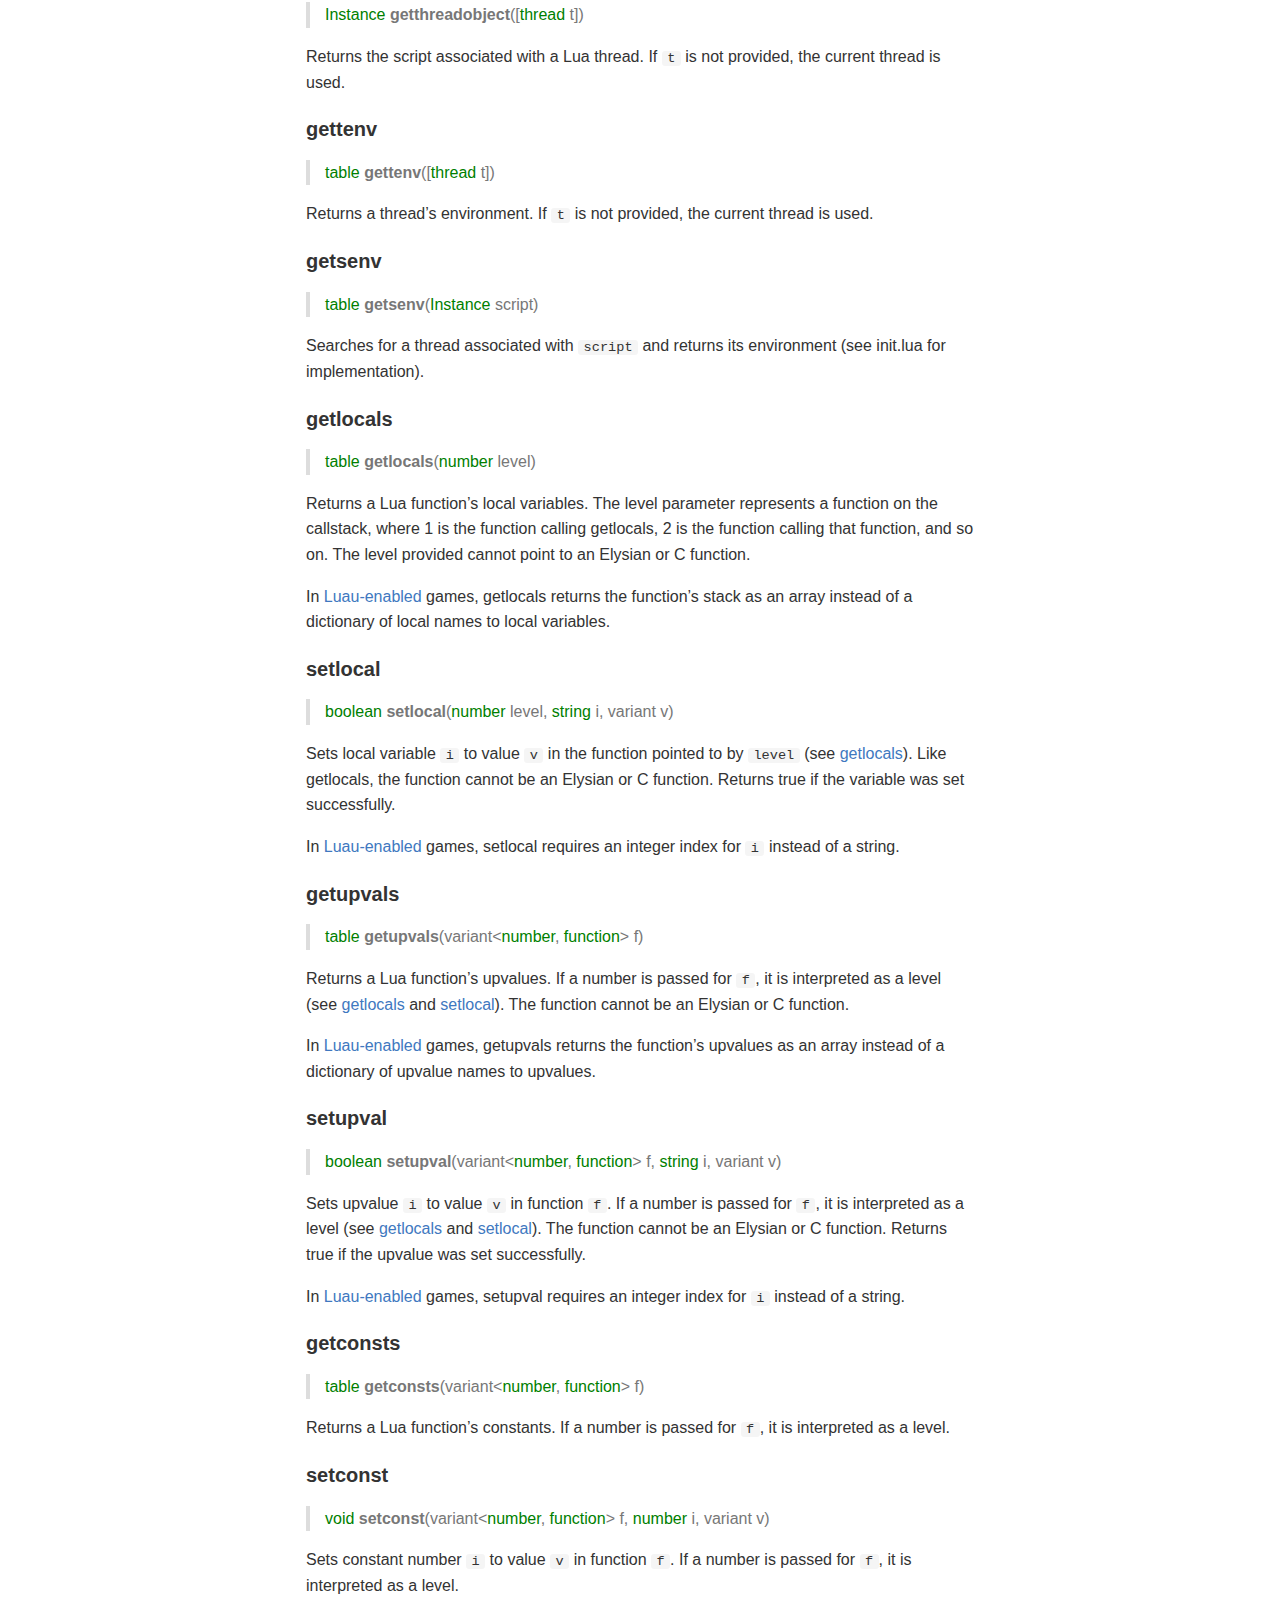
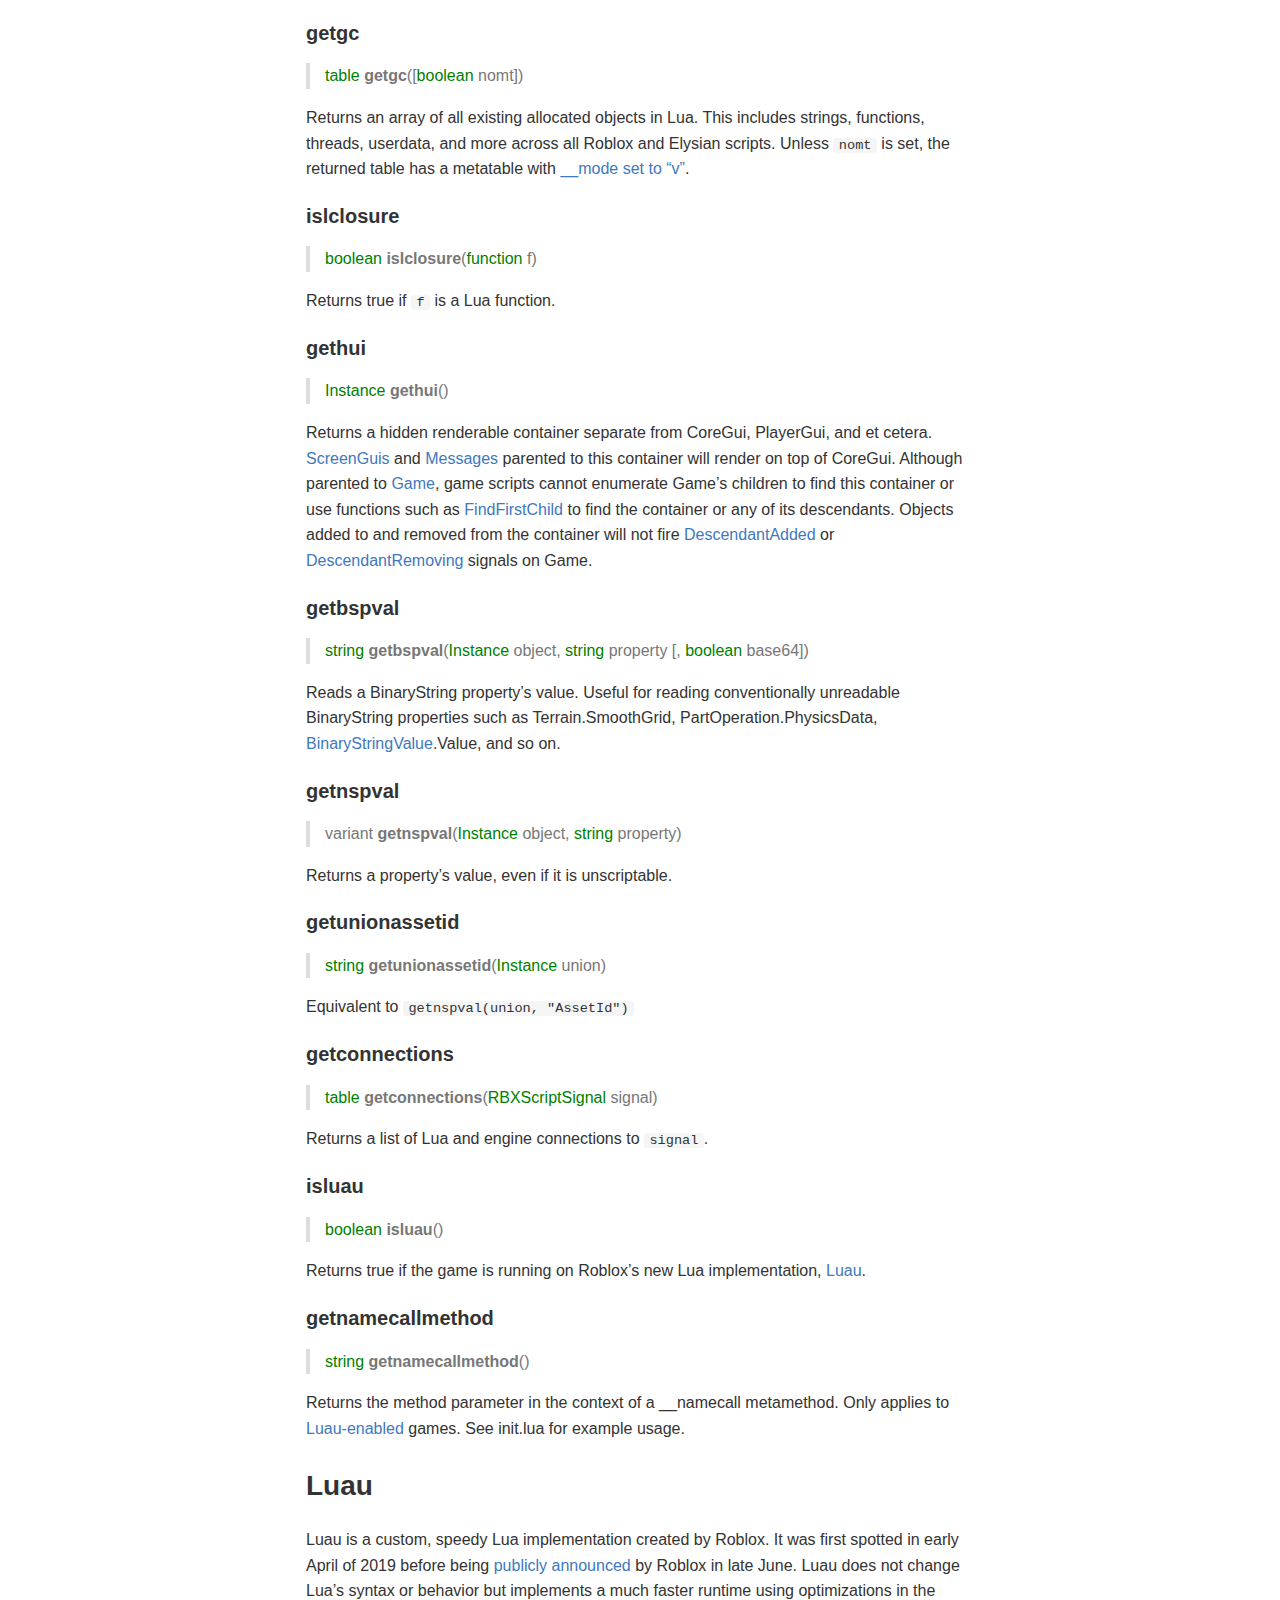
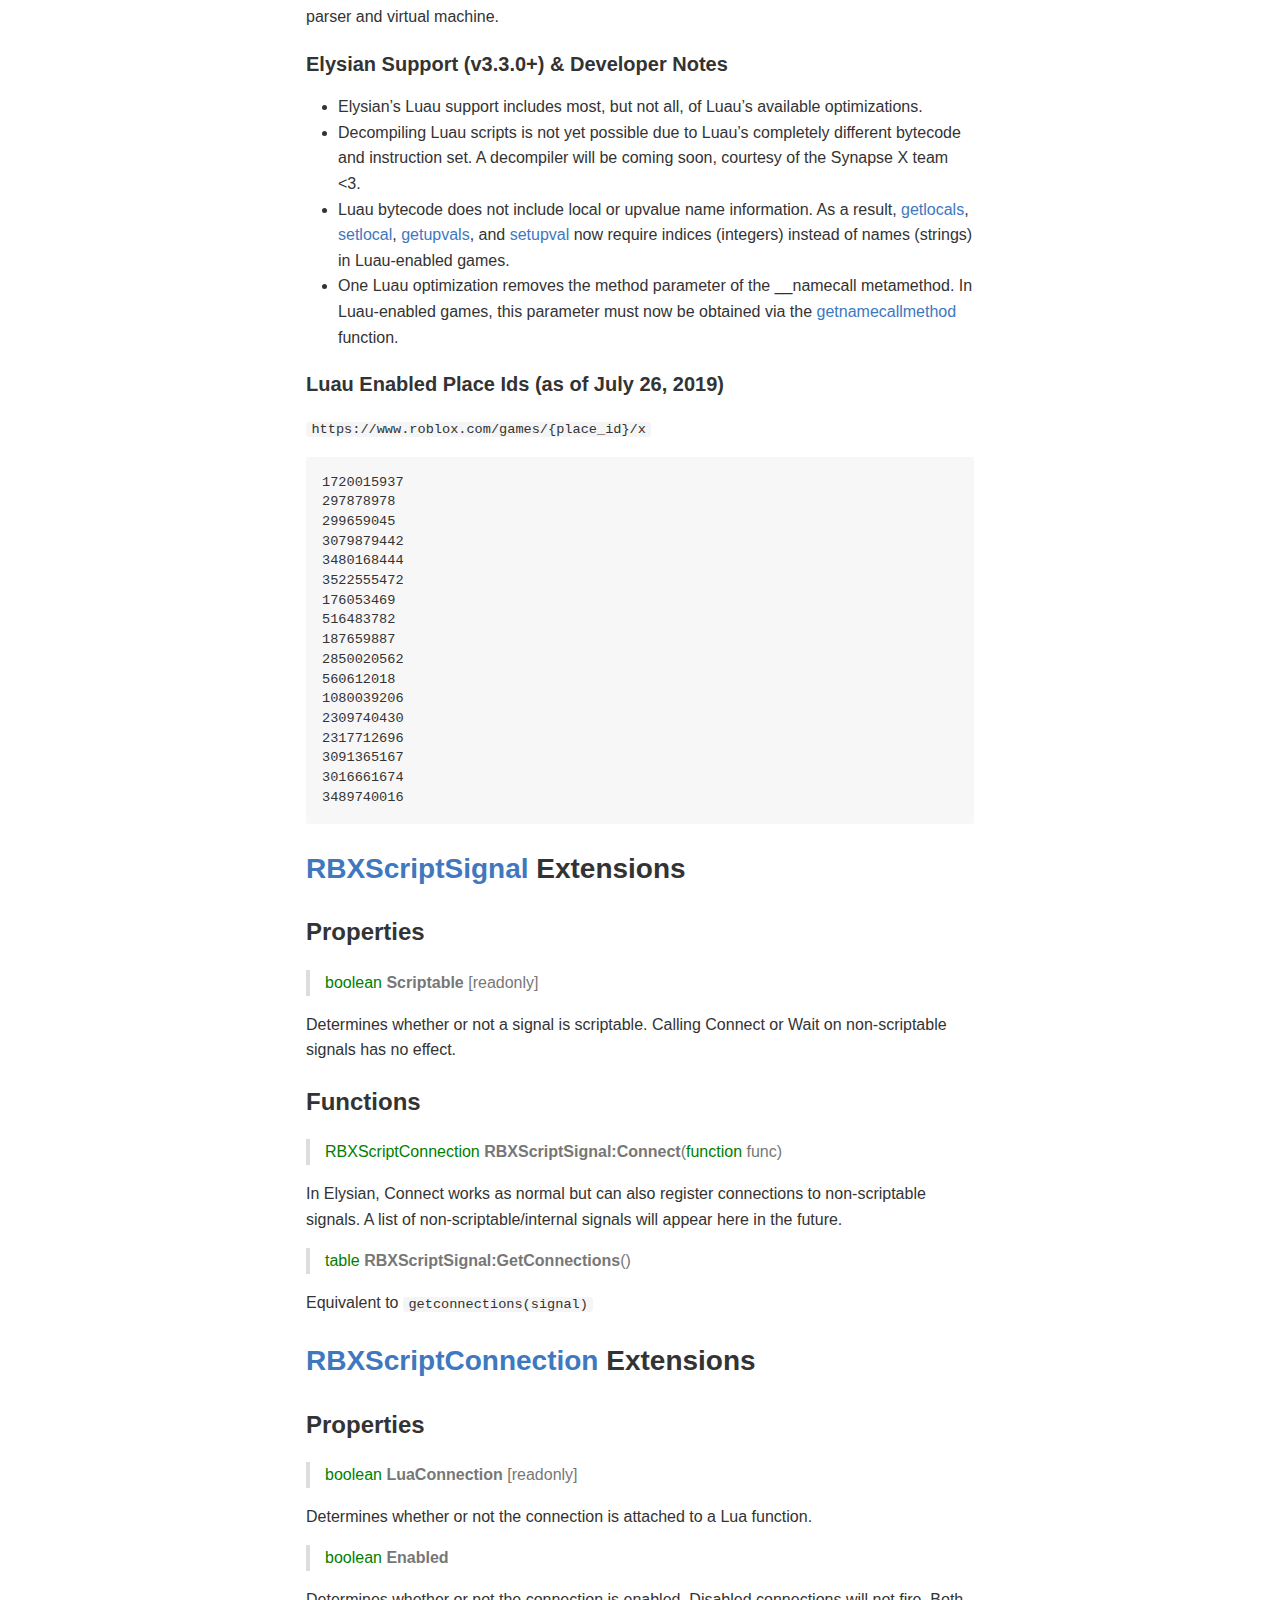
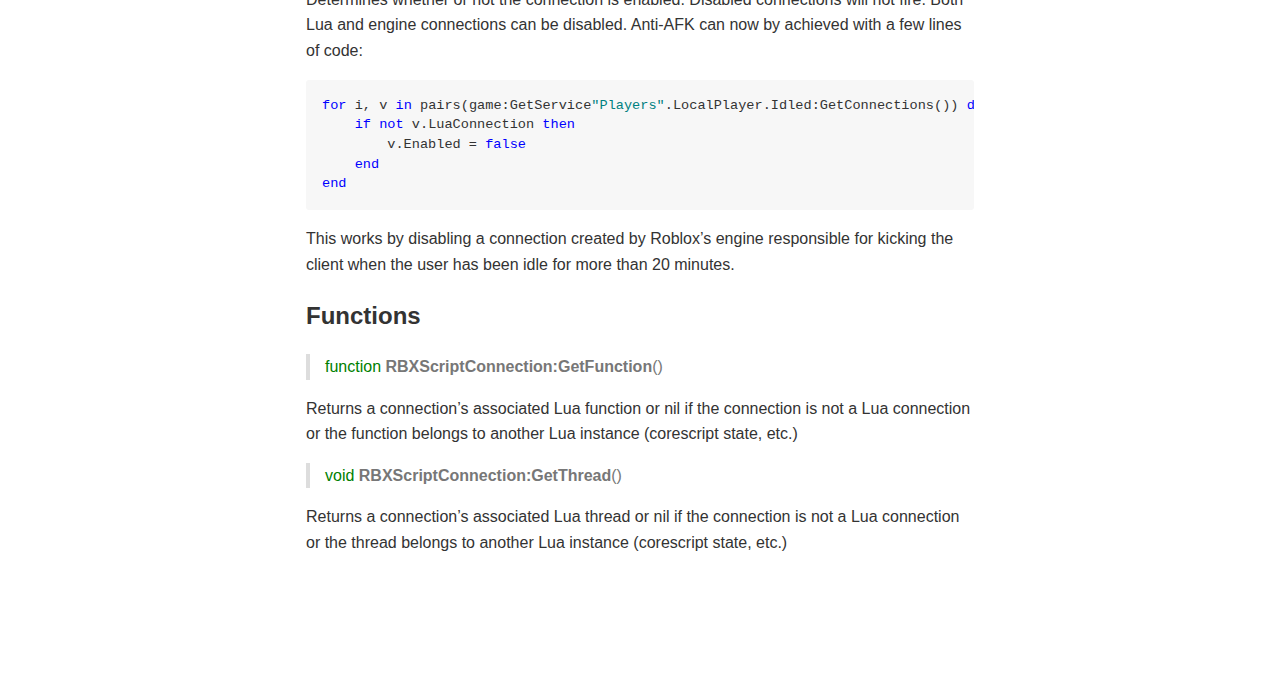
<file: script/compatibility_layer_docs/elysian_docs.html>
<!DOCTYPE html>
<html xmlns="http://www.w3.org/1999/xhtml" lang xml:lang>
<head>
  <meta charset="utf-8" />
  <meta name="generator" content="pandoc" />
  <meta name="viewport" content="width=device-width, initial-scale=1.0, user-scalable=yes" />
  <title>Elysian Documentation</title>
  <style>
      code{white-space: pre-wrap;}
      span.smallcaps{font-variant: small-caps;}
      span.underline{text-decoration: underline;}
      div.column{display: inline-block; vertical-align: top; width: 50%;}
  </style>
  <style>
a.sourceLine { display: inline-block; line-height: 1.25; }
a.sourceLine { pointer-events: none; color: inherit; text-decoration: inherit; }
a.sourceLine:empty { height: 1.2em; }
.sourceCode { overflow: visible; }
code.sourceCode { white-space: pre; position: relative; }
div.sourceCode { margin: 1em 0; }
pre.sourceCode { margin: 0; }
@media screen {
div.sourceCode { overflow: auto; }
}
@media print {
code.sourceCode { white-space: pre-wrap; }
a.sourceLine { text-indent: -1em; padding-left: 1em; }
}
pre.numberSource a.sourceLine
  { position: relative; left: -4em; }
pre.numberSource a.sourceLine::before
  { content: attr(title);
    position: relative; left: -1em; text-align: right; vertical-align: baseline;
    border: none; pointer-events: all; display: inline-block;
    -webkit-touch-callout: none; -webkit-user-select: none;
    -khtml-user-select: none; -moz-user-select: none;
    -ms-user-select: none; user-select: none;
    padding: 0 4px; width: 4em;
    color: #aaaaaa;
  }
pre.numberSource { margin-left: 3em; border-left: 1px solid #aaaaaa;  padding-left: 4px; }
div.sourceCode
  {  }
@media screen {
a.sourceLine::before { text-decoration: underline; }
}
code span.al { color: #ff0000; } /* Alert */
code span.an { color: #008000; } /* Annotation */
code span.at { } /* Attribute */
code span.bu { } /* BuiltIn */
code span.cf { color: #0000ff; } /* ControlFlow */
code span.ch { color: #008080; } /* Char */
code span.cn { } /* Constant */
code span.co { color: #008000; } /* Comment */
code span.cv { color: #008000; } /* CommentVar */
code span.do { color: #008000; } /* Documentation */
code span.er { color: #ff0000; font-weight: bold; } /* Error */
code span.ex { } /* Extension */
code span.im { } /* Import */
code span.in { color: #008000; } /* Information */
code span.kw { color: #0000ff; } /* Keyword */
code span.op { } /* Operator */
code span.ot { color: #ff4000; } /* Other */
code span.pp { color: #ff4000; } /* Preprocessor */
code span.sc { color: #008080; } /* SpecialChar */
code span.ss { color: #008080; } /* SpecialString */
code span.st { color: #008080; } /* String */
code span.va { } /* Variable */
code span.vs { color: #008080; } /* VerbatimString */
code span.wa { color: #008000; font-weight: bold; } /* Warning */
  </style>
  <style type="text/css">@font-face {font-family: octicons-link;src: url([data-uri]) format('woff');}body {-webkit-text-size-adjust: 100%;text-size-adjust: 100%;color: #333;font-family: "Helvetica Neue", Helvetica, "Segoe UI", Arial, freesans, sans-serif, "Apple Color Emoji", "Segoe UI Emoji", "Segoe UI Symbol";font-size: 16px;line-height: 1.6;word-wrap: break-word;width: 728px;max-width: 99%;box-sizing: border-box;padding: 30px 30px 8rem 30px;margin-left: auto;margin-right: auto;}body a {background-color: transparent;}body a:active,body a:hover {outline: 0;}body strong {font-weight: bold;}body h1 {font-size: 2em;margin: 0.67em 0;}body img {border: 0;}body hr {box-sizing: content-box;height: 0;}body pre {overflow: auto;}body code,body kbd,body pre {font-family: monospace, monospace;font-size: 1em;}body input {color: inherit;font: inherit;margin: 0;}body html input[disabled] {cursor: default;}body input {line-height: normal;}body input[type="checkbox"] {box-sizing: border-box;padding: 0;}body table {border-collapse: collapse;border-spacing: 0;}body td,body th {padding: 0;}body * {box-sizing: border-box;}body input {font: 13px / 1.4 Helvetica, arial, nimbussansl, liberationsans, freesans, clean, sans-serif, "Apple Color Emoji", "Segoe UI Emoji", "Segoe UI Symbol";}body a {color: #4078c0;text-decoration: none;}body a:hover,body a:active {text-decoration: underline;}body hr {height: 0;margin: 15px 0;overflow: hidden;background: transparent;border: 0;border-bottom: 1px solid #ddd;}body hr:before {display: table;content: "";}body hr:after {display: table;clear: both;content: "";}body h1,body h2,body h3,body h4,body h5,body h6 {margin-top: 15px;margin-bottom: 15px;line-height: 1.1;}body h1 {font-size: 30px;}body h2 {font-size: 21px;}body h3 {font-size: 16px;}body h4 {font-size: 14px;}body h5 {font-size: 12px;}body h6 {font-size: 11px;}body blockquote {margin: 0;}body ul,body ol {padding: 0;margin-top: 0;margin-bottom: 0;}body ol ol,body ul ol {list-style-type: lower-roman;}body ul ul ol,body ul ol ol,body ol ul ol,body ol ol ol {list-style-type: lower-alpha;}body dd {margin-left: 0;}body code {font-family: Consolas, "Liberation Mono", Menlo, Courier, monospace;font-size: 12px;}body pre {margin-top: 0;margin-bottom: 0;font: 12px Consolas, "Liberation Mono", Menlo, Courier, monospace;}body .select::-ms-expand {opacity: 0;}body .octicon {font: normal normal normal 16px/1 octicons-link;display: inline-block;text-decoration: none;text-rendering: auto;-webkit-font-smoothing: antialiased;-moz-osx-font-smoothing: grayscale;-webkit-user-select: none;-moz-user-select: none;-ms-user-select: none;user-select: none;}body .octicon-link:before {content: '\f05c';}body:before {display: table;content: "";}body:after {display: table;clear: both;content: "";}body>*:first-child {margin-top: 0 !important;}body>*:last-child {margin-bottom: 0 !important;}body a:not([href]) {color: inherit;text-decoration: none;}body .anchor {display: inline-block;padding-right: 2px;margin-left: -18px;}body .anchor:focus {outline: none;}body h1,body h2,body h3,body h4,body h5,body h6 {margin-top: 1em;margin-bottom: 16px;font-weight: bold;line-height: 1.4;}body h1 .octicon-link,body h2 .octicon-link,body h3 .octicon-link,body h4 .octicon-link,body h5 .octicon-link,body h6 .octicon-link {color: #000;vertical-align: middle;visibility: hidden;}body h1:hover .anchor,body h2:hover .anchor,body h3:hover .anchor,body h4:hover .anchor,body h5:hover .anchor,body h6:hover .anchor {text-decoration: none;}body h1:hover .anchor .octicon-link,body h2:hover .anchor .octicon-link,body h3:hover .anchor .octicon-link,body h4:hover .anchor .octicon-link,body h5:hover .anchor .octicon-link,body h6:hover .anchor .octicon-link {visibility: visible;}body h1 {padding-bottom: 0.3em;font-size: 1.75em;line-height: 1.2;}body h1 .anchor {line-height: 1;}body h2 {padding-bottom: 0.3em;font-size: 1.5em;line-height: 1.225;}body h2 .anchor {line-height: 1;}body h3 {font-size: 1.25em;line-height: 1.43;}body h3 .anchor {line-height: 1.2;}body h4 {font-size: 1em;}body h4 .anchor {line-height: 1.2;}body h5 {font-size: 1em;}body h5 .anchor {line-height: 1.1;}body h6 {font-size: 1em;color: #777;}body h6 .anchor {line-height: 1.1;}body p,body blockquote,body ul,body ol,body dl,body table,body pre {margin-top: 0;margin-bottom: 16px;}body hr {height: 4px;padding: 0;margin: 16px 0;background-color: #e7e7e7;border: 0 none;}body ul,body ol {padding-left: 2em;}body ul ul,body ul ol,body ol ol,body ol ul {margin-top: 0;margin-bottom: 0;}body li>p {margin-top: 16px;}body dl {padding: 0;}body dl dt {padding: 0;margin-top: 16px;font-size: 1em;font-style: italic;font-weight: bold;}body dl dd {padding: 0 16px;margin-bottom: 16px;}body blockquote {padding: 0 15px;color: #777;border-left: 4px solid #ddd;}body blockquote>:first-child {margin-top: 0;}body blockquote>:last-child {margin-bottom: 0;}body table {display: block;width: 100%;overflow: auto;word-break: normal;word-break: keep-all;}body table th {font-weight: bold;}body table th,body table td {padding: 6px 13px;border: 1px solid #ddd;}body table tr {background-color: #fff;border-top: 1px solid #ccc;}body table tr:nth-child(2n) {background-color: #f8f8f8;}body img {max-width: 100%;box-sizing: content-box;background-color: #fff;}body code {padding: 0;padding-top: 0;padding-bottom: 0;margin: 0;font-size: 85%;background-color: rgba(0,0,0,0.04);border-radius: 3px;}body code:before,body code:after {letter-spacing: -0.2em;content: "\00a0";}body pre>code {padding: 0;margin: 0;font-size: 100%;word-break: normal;white-space: pre;background: transparent;border: 0;}body .highlight {margin-bottom: 16px;}body .highlight pre,body pre {padding: 16px;overflow: auto;font-size: 85%;line-height: 1.45;background-color: #f7f7f7;border-radius: 3px;}body .highlight pre {margin-bottom: 0;word-break: normal;}body pre {word-wrap: normal;}body pre code {display: inline;max-width: initial;padding: 0;margin: 0;overflow: initial;line-height: inherit;word-wrap: normal;background-color: transparent;border: 0;}body pre code:before,body pre code:after {content: normal;}body kbd {display: inline-block;padding: 3px 5px;font-size: 11px;line-height: 10px;color: #555;vertical-align: middle;background-color: #fcfcfc;border: solid 1px #ccc;border-bottom-color: #bbb;border-radius: 3px;box-shadow: inset 0 -1px 0 #bbb;}body .pl-c {color: #969896;}body .pl-c1,body .pl-s .pl-v {color: #0086b3;}body .pl-e,body .pl-en {color: #795da3;}body .pl-s .pl-s1,body .pl-smi {color: #333;}body .pl-ent {color: #63a35c;}body .pl-k {color: #a71d5d;}body .pl-pds,body .pl-s,body .pl-s .pl-pse .pl-s1,body .pl-sr,body .pl-sr .pl-cce,body .pl-sr .pl-sra,body .pl-sr .pl-sre {color: #183691;}body .pl-v {color: #ed6a43;}body .pl-id {color: #b52a1d;}body .pl-ii {background-color: #b52a1d;color: #f8f8f8;}body .pl-sr .pl-cce {color: #63a35c;font-weight: bold;}body .pl-ml {color: #693a17;}body .pl-mh,body .pl-mh .pl-en,body .pl-ms {color: #1d3e81;font-weight: bold;}body .pl-mq {color: #008080;}body .pl-mi {color: #333;font-style: italic;}body .pl-mb {color: #333;font-weight: bold;}body .pl-md {background-color: #ffecec;color: #bd2c00;}body .pl-mi1 {background-color: #eaffea;color: #55a532;}body .pl-mdr {color: #795da3;font-weight: bold;}body .pl-mo {color: #1d3e81;}body kbd {display: inline-block;padding: 3px 5px;font: 11px Consolas, "Liberation Mono", Menlo, Courier, monospace;line-height: 10px;color: #555;vertical-align: middle;background-color: #fcfcfc;border: solid 1px #ccc;border-bottom-color: #bbb;border-radius: 3px;box-shadow: inset 0 -1px 0 #bbb;}body .task-list-item {list-style-type: none;}body .task-list-item+.task-list-item {margin-top: 3px;}body .task-list-item input {margin: 0 0.35em 0.25em -1.6em;vertical-align: middle;}body :checked+.radio-label {z-index: 1;position: relative;border-color: #4078c0;}</style>
  <!--[if lt IE 9]>
    <script src="//cdnjs.cloudflare.com/ajax/libs/html5shiv/3.7.3/html5shiv-printshiv.min.js"></script>
  <![endif]-->
</head>
<body>
<h1 id="elysian-lua-api-documentation">Elysian Lua API Documentation</h1>
<hr />
<h3 id="getrawmetatable">getrawmetatable</h3>
<blockquote>
<p><span style = "color:green">table</span> <b>getrawmetatable</b>(variant&lt;<span style = "color:green">table</span>, <span style = "color:green">userdata</span>&gt; obj)</p>
</blockquote>
<p>Returns the metatable from a table or userdata, even if it is locked.</p>
<h3 id="setrawmetatable">setrawmetatable</h3>
<blockquote>
<p><span style = "color:green">boolean</span> <b>setrawmetatable</b>(variant&lt;<span style = "color:green">table</span>, <span style = "color:green">userdata</span>&gt; obj, <span style = "color:green">table</span> val)</p>
</blockquote>
<p>Sets the metatable of a table or userdata, even if it is locked.</p>
<h3 id="isreadonly">isreadonly</h3>
<blockquote>
<p><span style = "color:green">boolean</span> <b>isreadonly</b>(<span style = "color:green">table</span> val)</p>
</blockquote>
<p>Returns true if the table is read-only.</p>
<h3 id="setreadonly">setreadonly</h3>
<blockquote>
<p><span style = "color:green">boolean</span> <b>setreadonly</b>(<span style = "color:green">table</span> tab, <span style = "color:green">boolean</span> readonly)</p>
</blockquote>
<p>Sets the read-only flag of a table.</p>
<h3 id="printconsole">printconsole</h3>
<blockquote>
<p><span style = "color:green">boolean</span> <b>printconsole</b>(<span style = "color:green">string</span> val [, <span style = "color:green">number</span> r, <span style = "color:green">number</span> g, <span style = "color:green">number</span> b])</p>
</blockquote>
<p>Prints <code>val</code> to Elysian’s console with color <code>r</code>, <code>g</code>, <code>b</code>. Default color is 0, 0, 200.</p>
<h3 id="printdebug">printdebug</h3>
<blockquote>
<p><span style = "color:green">boolean</span> <b>printdebug</b>(<span style = "color:green">string</span> val)</p>
</blockquote>
<p>Prints <code>val</code> to the console (View-&gt;Console-&gt;Toggle)</p>
<h3 id="getobjects">getobjects</h3>
<blockquote>
<p><span style = "color:green">string</span> <b>content</b>)</p>
</blockquote>
<p>Internal function used by DataModel::GetObjects (see init.lua)</p>
<h3 id="readfile">readfile</h3>
<blockquote>
<p><span style = "color:green">string</span> <b>readfile</b>(<span style = "color:green">string</span> filename)</p>
</blockquote>
<p>Returns the contents of a file in the workspace folder</p>
<h3 id="loadfile">loadfile</h3>
<blockquote>
<p><span style = "color:green">function</span> <b>loadfile</b>(<span style = "color:green">string</span> filename)</p>
</blockquote>
<p>Loads a file from the workspace folder. Returns nil and an error on error. Similar to executing <code>loadstring(readfile(filename))</code>.</p>
<h3 id="getgenv">getgenv</h3>
<blockquote>
<p><span style = "color:green">table</span> <b>getgenv</b>()</p>
</blockquote>
<p>Returns the global environment for Elysian.</p>
<h3 id="getrenv">getrenv</h3>
<blockquote>
<p><span style = "color:green">table</span> <b>getrenv</b>()</p>
</blockquote>
<p>Returns the global environment for game scripts.</p>
<h3 id="clipboard.set">Clipboard.set</h3>
<blockquote>
<p><span style = "color:green">boolean</span> <b>Clipboard.set</b>(<span style = "color:green">string</span> data)</p>
</blockquote>
<p>Sets the contents of the clipboard to <code>data</code>.</p>
<h3 id="mouse1press">mouse1press</h3>
<blockquote>
<p><span style = "color:green">void</span> <b>mouse1press</b>([<span style = "color:green">number</span> x, <span style = "color:green">number</span> y])</p>
</blockquote>
<p>Presses the left mouse button.</p>
<h3 id="mouse1release">mouse1release</h3>
<blockquote>
<p><span style = "color:green">void</span> <b>mouse1release</b>([<span style = "color:green">number</span> x, <span style = "color:green">number</span> y])</p>
</blockquote>
<p>Releases the left mouse button.</p>
<h3 id="mouse1click">mouse1click</h3>
<blockquote>
<p><span style = "color:green">void</span> <b>mouse1click</b>([<span style = "color:green">number</span> delay, <span style = "color:green">number</span> x, <span style = "color:green">number</span> y])</p>
</blockquote>
<p>Clicks the left mouse button with an optional delay in between press and release. Delay default is ~0.03 seconds.</p>
<h3 id="mouse2press">mouse2press</h3>
<blockquote>
<p><span style = "color:green">void</span> <b>mouse2press</b>([<span style = "color:green">number</span> x, <span style = "color:green">number</span> y])</p>
</blockquote>
<p>Presses the right mouse button.</p>
<h3 id="mouse2release">mouse2release</h3>
<blockquote>
<p><span style = "color:green">void</span> <b>mouse2release</b>([<span style = "color:green">number</span> x, <span style = "color:green">number</span> y])</p>
</blockquote>
<p>Releases the right mouse button.</p>
<h3 id="mouse2click">mouse2click</h3>
<blockquote>
<p><span style = "color:green">void</span> <b>mouse2click</b>([<span style = "color:green">number</span> delay, <span style = "color:green">number</span> x, <span style = "color:green">number</span> y])</p>
</blockquote>
<p>Clicks the right mouse button with an optional delay in between press and release. Delay default is ~0.03 seconds.</p>
<h3 id="keypress">keypress</h3>
<blockquote>
<p><span style = "color:green">void</span> <b>keypress</b>(<span style = "color:green">KeyCode</span> key)</p>
</blockquote>
<p>Presses a key. If a number is passed for <code>key</code>, Elysian will interpret it as a <a href="https://msdn.microsoft.com/en-us/library/windows/desktop/dd375731(v=vs.85).aspx">virtual key code</a> and attempt to convert it to a <a href="https://developer.roblox.com/api-reference/enum/KeyCode">KeyCode</a> for compatibility with scripts created for older versions of Elysian.</p>
<h3 id="keyrelease">keyrelease</h3>
<blockquote>
<p><span style = "color:green">void</span> <b>keyrelease</b>(<span style = "color:green">KeyCode</span> key)</p>
</blockquote>
<p>Releases a key. If a number is passed for <code>key</code>, Elysian will interpret it as a virtual key code. See <a href="#keypress">keypress</a>.</p>
<h3 id="mousemove">mousemove</h3>
<blockquote>
<p><span style = "color:green">void</span> <b>mousemove</b>(<span style = "color:green">number</span> x, <span style = "color:green">number</span> y [, <span style = "color:green">number</span> dx, <span style = "color:green">number</span> dy])</p>
</blockquote>
<p>Moves the cursor to a location inside Roblox’s window. <code>dx</code> and <code>dy</code> are optional mouse delta parameters to be sent to Roblox. If not provided, they are equivalent to <code>x - current_mouse_position.X</code> and <code>y - current_mouse_position.Y</code> respectively.</p>
<h3 id="mousemoverel">mousemoverel</h3>
<blockquote>
<p><span style = "color:green">void</span> <b>mousemoverel</b>(<span style = "color:green">number</span> dx, <span style = "color:green">number</span> dy)</p>
</blockquote>
<p>Moves the cursor relatively.</p>
<h3 id="mousescroll">mousescroll</h3>
<blockquote>
<p><span style = "color:green">void</span> <b>mousescroll</b>(<span style = "color:green">boolean</span> forward [, <span style = "color:green">number</span> x, <span style = "color:green">number</span> y])</p>
</blockquote>
<p>Scrolls the mouse. For compatibility with scripts created for older versions of Elysian, a number can be passed to <code>forward</code> where a positive number scrolls the mouse up, a negative number scrolls the mouse down, and one scroll “click” is equal to 120.</p>
<h3 id="writefile">writefile</h3>
<blockquote>
<p><span style = "color:green">boolean</span> <b>writefile</b>(<span style = "color:green">string</span> filename, <span style = "color:green">string</span> data [, <span style = "color:green">boolean</span> binary])</p>
</blockquote>
<p>Writes data to a file in the workspace folder. Returns true if successful.</p>
<h3 id="appendfile">appendfile</h3>
<blockquote>
<p><span style = "color:green">boolean</span> <b>appendfile</b>(<span style = "color:green">string</span> filename, <span style = "color:green">string</span> data [, <span style = "color:green">boolean</span> binary])</p>
</blockquote>
<p>Appends data to a file in the workspace folder. Returns true if successful.</p>
<h3 id="saveinstance">saveinstance</h3>
<blockquote>
<p><span style = "color:green">void</span> <b>saveinstance</b>(<span style = "color:green">Instance</span> instance, <span style = "color:green">string</span> name [, <span style = "color:green">table</span> options])</p>
</blockquote>
<p>Saves an instance to a file in the workspace folder which can be later opened in Roblox Studio. Possible options (and their default values) can be seen below:</p>
<div class="sourceCode" id="cb1"><pre class="sourceCode lua"><code class="sourceCode lua"><a class="sourceLine" id="cb1-1" title="1"><span class="kw">local</span> defaultSettings <span class="op">=</span> <span class="op">{</span></a>
<a class="sourceLine" id="cb1-2" title="2">    DecompileMode <span class="op">=</span> <span class="dv">0</span><span class="op">,</span> <span class="co">-- 0 = don&#39;t decompile scripts, 1 = luadec, 2 = unluac</span></a>
<a class="sourceLine" id="cb1-3" title="3">    NilInstances <span class="op">=</span> <span class="kw">false</span><span class="op">,</span> <span class="co">-- save nil instances</span></a>
<a class="sourceLine" id="cb1-4" title="4">    RemovePlayers <span class="op">=</span> <span class="kw">true</span><span class="op">,</span> <span class="co">-- ignore players</span></a>
<a class="sourceLine" id="cb1-5" title="5">    SavePlayerDescendants <span class="op">=</span> <span class="kw">false</span><span class="op">,</span></a>
<a class="sourceLine" id="cb1-6" title="6">    DecompileTimeout <span class="op">=</span> <span class="dv">10</span><span class="op">,</span> <span class="co">-- unluac only</span></a>
<a class="sourceLine" id="cb1-7" title="7">    UnluacMaxThreads <span class="op">=</span> <span class="dv">5</span><span class="op">,</span> <span class="co">-- the max number of java processes that should be running at one time (the higher this value is the faster the decompilation process)</span></a>
<a class="sourceLine" id="cb1-8" title="8">    DecompileIgnore <span class="op">=</span> <span class="op">{</span><span class="st">&quot;StarterPlayer&quot;</span><span class="op">,</span><span class="st">&quot;Chat&quot;</span><span class="op">}</span> <span class="co">-- scripts inside these services are saved but not decompiled</span></a>
<a class="sourceLine" id="cb1-9" title="9"><span class="op">}</span></a></code></pre></div>
<h3 id="saveplace">saveplace</h3>
<blockquote>
<p><span style = "color:green">void</span> <b>saveplace</b>(<span style = "color:green">string</span> name [, <span style = "color:green">table</span> options])</p>
</blockquote>
<p>Equivalent to <code>saveinstance(game, name, options)</code></p>
<h3 id="decompile">decompile</h3>
<blockquote>
<p><span style = "color:green">string</span> <b>decompile</b>(variant&lt;<span style = "color:green">Instance</span>, <span style = "color:green">function</span>&gt; script [, <span style = "color:green">string</span> option])</p>
</blockquote>
<p>Attempts to decompile <code>script</code> and returns the result. If <code>option</code> is provided and equal to “dump”, lua bytecode will be returned (similar to string.dump). It should be noted that due to Roblox’s changes to Lua’s VM and parser this bytecode is not reliable to use with unmodified decompilers. Returns nil and an error message on error.</p>
<h3 id="decompile-1">decompile</h3>
<blockquote>
<p><span style = "color:green">boolean</span> <b>decompile</b>(variant&lt;<span style = "color:green">Instance</span>, <span style = "color:green">function</span>&gt; script, “unluac”, <span style = "color:green">function</span> callback(<span style = "color:green">string</span> result, <span style = "color:green">string</span> error), <span style = "color:green">number</span> timeout = 5)</p>
</blockquote>
<p>If <code>option</code> is provided and equal to “unluac”, decompile decompiles with unluac. If invalid parameters are passed, nil and an error is returned. If not, decompile returns with true and a (Windows) thread is created that spawns a java process and waits for its output. Once the process ends, the callback is called with the result. If Java is not installed or another error occurs, the callback is called with nil and the error. <strong>WARNING</strong>: A new java process is created every time this function is called. Calling decompile too quickly or in excessive amounts may cause some java processes to hang or exhaust your computer of resources.</p>
<h3 id="checkcaller">checkcaller</h3>
<blockquote>
<p><span style = "color:green">boolean</span> <b>checkcaller</b>()</p>
</blockquote>
<p>Returns true if the function calling the function calling checkcaller is an Elysian function.</p>
<h3 id="setfflag">setfflag</h3>
<blockquote>
<p><span style = "color:green">boolean</span> <b>setfflag</b>(<span style = "color:green">string</span> fflag, <span style = "color:green">string</span> value)</p>
</blockquote>
<p>Sets an FFlag’s value. Returns true if the flag was set succesfully or false if the flag doesn’t exist. For more information on FFlags and how to retrieve their values, see: http://wiki.roblox.com/index.php?title=API:Class/GlobalSettings/GetFFlag</p>
<h3 id="getreg">getreg</h3>
<blockquote>
<p><span style = "color:green">table</span> <b>getreg</b>()</p>
</blockquote>
<p>Returns Lua’s registry (<a href="https://www.lua.org/pil/27.3.2.html">LUA_REGISTRYINDEX</a>).</p>
<h3 id="getnilinstances">getnilinstances</h3>
<blockquote>
<p><span style = "color:green">table</span> <b>getnilinstances</b>()</p>
</blockquote>
<p>Returns a list of nil instances.</p>
<h3 id="elysianexecute">elysianexecute</h3>
<blockquote>
<p><span style = "color:green">void</span> <b>elysianexecute</b>(<span style = "color:green">string</span> script [, <span style = "color:green">Instance</span> localscript])</p>
</blockquote>
<p>Equivalent to executing a script through Elysian’s interface (pressing the execute button, etc). If <code>localscript</code> is provided, the script will be binded/linked to that instance. If not present, a new LocalScript will be created.</p>
<h3 id="newcclosure">newcclosure</h3>
<blockquote>
<p><span style = "color:green">function</span> <b>newcclosure</b>(<span style = "color:green">function</span> f)</p>
</blockquote>
<p>Disguises Lua function <code>f</code> as a C function. It is seen as a C function by other scripts and any errors thrown inside <code>f</code> are viewed as coming from the C function, not <code>f</code> (in other words, the existence of <code>f</code> can not be detected by viewing the error message, stack trace, or etc.). <code>f</code> is allowed to yield ( e.g. wait() ) but will resume outside of the function.</p>
<h3 id="replaceclosure">replaceclosure</h3>
<blockquote>
<p><span style = "color:green">function</span> <b>replaceclosure</b>(<span style = "color:green">function</span> target, <span style = "color:green">function</span> replacement)</p>
</blockquote>
<p>Replaces a function with another function and returns a clone of the original. Once a function is replaced it cannot be replaced with any other function except for its clone/original. For a better understanding, see <a href="https://pastebin.com/nJSKgYX4">this</a> code. <strong>Warning:</strong> It should be noted that Lua doesn’t like people modifying internal structures and improper or extensive use of this function may cause unexpected crashes or other issues.</p>
<h3 id="restoreclosure">restoreclosure</h3>
<blockquote>
<p><span style = "color:green">boolean</span> <b>restoreclosure</b>(<span style = "color:green">function</span> target)</p>
</blockquote>
<p>Restores a closure that has been overwritten with <a href="#replaceclosure">replaceclosure</a>. Returns false if the function has not been replaced.</p>
<h3 id="bit-library">bit library</h3>
<blockquote>
<p>functions: bit.tobit, bit.tohex, bit.bnot, bit.band, bit.bor, bit.bxor, bit.lshift, bit.rshift, bit.arshift, bit.rol, bit.ror</p>
</blockquote>
<p>Attempts to replicate <a href="http://bitop.luajit.org/api.html">LuaJIT’s bit library</a>.</p>
<h3 id="getallthreads">getallthreads</h3>
<blockquote>
<p><span style = "color:green">table</span> <b>getallthreads</b>()</p>
</blockquote>
<p>Returns an array of all existing Lua threads.</p>
<h3 id="getthreadobject">getthreadobject</h3>
<blockquote>
<p><span style = "color:green">Instance</span> <b>getthreadobject</b>([<span style = "color:green">thread</span> t])</p>
</blockquote>
<p>Returns the script associated with a Lua thread. If <code>t</code> is not provided, the current thread is used.</p>
<h3 id="gettenv">gettenv</h3>
<blockquote>
<p><span style = "color:green">table</span> <b>gettenv</b>([<span style = "color:green">thread</span> t])</p>
</blockquote>
<p>Returns a thread’s environment. If <code>t</code> is not provided, the current thread is used.</p>
<h3 id="getsenv">getsenv</h3>
<blockquote>
<p><span style = "color:green">table</span> <b>getsenv</b>(<span style = "color:green">Instance</span> script)</p>
</blockquote>
<p>Searches for a thread associated with <code>script</code> and returns its environment (see init.lua for implementation).</p>
<h3 id="getlocals">getlocals</h3>
<blockquote>
<p><span style = "color:green">table</span> <b>getlocals</b>(<span style = "color:green">number</span> level)</p>
</blockquote>
<p>Returns a Lua function’s local variables. The level parameter represents a function on the callstack, where 1 is the function calling getlocals, 2 is the function calling that function, and so on. The level provided cannot point to an Elysian or C function.</p>
<p>In <a href="#luau">Luau-enabled</a> games, getlocals returns the function’s stack as an array instead of a dictionary of local names to local variables.</p>
<h3 id="setlocal">setlocal</h3>
<blockquote>
<p><span style = "color:green">boolean</span> <b>setlocal</b>(<span style = "color:green">number</span> level, <span style = "color:green">string</span> i, variant v)</p>
</blockquote>
<p>Sets local variable <code>i</code> to value <code>v</code> in the function pointed to by <code>level</code> (see <a href="#getlocals">getlocals</a>). Like getlocals, the function cannot be an Elysian or C function. Returns true if the variable was set successfully.</p>
<p>In <a href="#luau">Luau-enabled</a> games, setlocal requires an integer index for <code>i</code> instead of a string.</p>
<h3 id="getupvals">getupvals</h3>
<blockquote>
<p><span style = "color:green">table</span> <b>getupvals</b>(variant&lt;<span style = "color:green">number</span>, <span style = "color:green">function</span>&gt; f)</p>
</blockquote>
<p>Returns a Lua function’s upvalues. If a number is passed for <code>f</code>, it is interpreted as a level (see <a href="#getlocals">getlocals</a> and <a href="#setlocal">setlocal</a>). The function cannot be an Elysian or C function.</p>
<p>In <a href="#luau">Luau-enabled</a> games, getupvals returns the function’s upvalues as an array instead of a dictionary of upvalue names to upvalues.</p>
<h3 id="setupval">setupval</h3>
<blockquote>
<p><span style = "color:green">boolean</span> <b>setupval</b>(variant&lt;<span style = "color:green">number</span>, <span style = "color:green">function</span>&gt; f, <span style = "color:green">string</span> i, variant v)</p>
</blockquote>
<p>Sets upvalue <code>i</code> to value <code>v</code> in function <code>f</code>. If a number is passed for <code>f</code>, it is interpreted as a level (see <a href="#getlocals">getlocals</a> and <a href="#setlocal">setlocal</a>). The function cannot be an Elysian or C function. Returns true if the upvalue was set successfully.</p>
<p>In <a href="#luau">Luau-enabled</a> games, setupval requires an integer index for <code>i</code> instead of a string.</p>
<h3 id="getconsts">getconsts</h3>
<blockquote>
<p><span style = "color:green">table</span> <b>getconsts</b>(variant&lt;<span style = "color:green">number</span>, <span style = "color:green">function</span>&gt; f)</p>
</blockquote>
<p>Returns a Lua function’s constants. If a number is passed for <code>f</code>, it is interpreted as a level.</p>
<h3 id="setconst">setconst</h3>
<blockquote>
<p><span style = "color:green">void</span> <b>setconst</b>(variant&lt;<span style = "color:green">number</span>, <span style = "color:green">function</span>&gt; f, <span style = "color:green">number</span> i, variant v)</p>
</blockquote>
<p>Sets constant number <code>i</code> to value <code>v</code> in function <code>f</code>. If a number is passed for <code>f</code>, it is interpreted as a level.</p>
<h3 id="getgc">getgc</h3>
<blockquote>
<p><span style = "color:green">table</span> <b>getgc</b>([<span style = "color:green">boolean</span> nomt])</p>
</blockquote>
<p>Returns an array of all existing allocated objects in Lua. This includes strings, functions, threads, userdata, and more across all Roblox and Elysian scripts. Unless <code>nomt</code> is set, the returned table has a metatable with <a href="http://www.lua.org/manual/5.1/manual.html#2.10.2">__mode set to “v”</a>.</p>
<h3 id="islclosure">islclosure</h3>
<blockquote>
<p><span style = "color:green">boolean</span> <b>islclosure</b>(<span style = "color:green">function</span> f)</p>
</blockquote>
<p>Returns true if <code>f</code> is a Lua function.</p>
<h3 id="gethui">gethui</h3>
<blockquote>
<p><span style = "color:green">Instance</span> <b>gethui</b>()</p>
</blockquote>
<p>Returns a hidden renderable container separate from CoreGui, PlayerGui, and et cetera. <a href="https://developer.roblox.com/api-reference/class/ScreenGui">ScreenGuis</a> and <a href="https://developer.roblox.com/api-reference/class/Message">Messages</a> parented to this container will render on top of CoreGui. Although parented to <a href="https://developer.roblox.com/api-reference/class/DataModel">Game</a>, game scripts cannot enumerate Game’s children to find this container or use functions such as <a href="https://developer.roblox.com/api-reference/function/Instance/FindFirstChild">FindFirstChild</a> to find the container or any of its descendants. Objects added to and removed from the container will not fire <a href="https://developer.roblox.com/api-reference/event/Instance/DescendantAdded">DescendantAdded</a> or <a href="https://developer.roblox.com/api-reference/event/Instance/DescendantRemoving">DescendantRemoving</a> signals on Game.</p>
<h3 id="getbspval">getbspval</h3>
<blockquote>
<p><span style = "color:green">string</span> <b>getbspval</b>(<span style = "color:green">Instance</span> object, <span style = "color:green">string</span> property [, <span style = "color:green">boolean</span> base64])</p>
</blockquote>
<p>Reads a BinaryString property’s value. Useful for reading conventionally unreadable BinaryString properties such as Terrain.SmoothGrid, PartOperation.PhysicsData, <a href="https://developer.roblox.com/api-reference/class/BinaryStringValue">BinaryStringValue</a>.Value, and so on.</p>
<h3 id="getnspval">getnspval</h3>
<blockquote>
<p>variant <b>getnspval</b>(<span style = "color:green">Instance</span> object, <span style = "color:green">string</span> property)</p>
</blockquote>
<p>Returns a property’s value, even if it is unscriptable.</p>
<h3 id="getunionassetid">getunionassetid</h3>
<blockquote>
<p><span style = "color:green">string</span> <b>getunionassetid</b>(<span style = "color:green">Instance</span> union)</p>
</blockquote>
<p>Equivalent to <code>getnspval(union, &quot;AssetId&quot;)</code></p>
<h3 id="getconnections">getconnections</h3>
<blockquote>
<p><span style = "color:green">table</span> <b>getconnections</b>(<span style = "color:green">RBXScriptSignal</span> signal)</p>
</blockquote>
<p>Returns a list of Lua and engine connections to <code>signal</code>.</p>
<h3 id="isluau">isluau</h3>
<blockquote>
<p><span style = "color:green">boolean</span> <b>isluau</b>()</p>
</blockquote>
<p>Returns true if the game is running on Roblox’s new Lua implementation, <a href="#luau">Luau</a>.</p>
<h3 id="getnamecallmethod">getnamecallmethod</h3>
<blockquote>
<p><span style = "color:green">string</span> <b>getnamecallmethod</b>()</p>
</blockquote>
<p>Returns the method parameter in the context of a __namecall metamethod. Only applies to <a href="#luau">Luau-enabled</a> games. See init.lua for example usage.</p>
<h1 id="luau">Luau</h1>
<p>Luau is a custom, speedy Lua implementation created by Roblox. It was first spotted in early April of 2019 before being <a href="https://devforum.roblox.com/t/faster-lua-vm-studio-beta/298659">publicly announced</a> by Roblox in late June. Luau does not change Lua’s syntax or behavior but implements a much faster runtime using optimizations in the parser and virtual machine.</p>
<h3 id="elysian-support-v3.3.0-developer-notes">Elysian Support (v3.3.0+) &amp; Developer Notes</h3>
<ul>
<li>Elysian’s Luau support includes most, but not all, of Luau’s available optimizations.</li>
<li>Decompiling Luau scripts is not yet possible due to Luau’s completely different bytecode and instruction set. A decompiler will be coming soon, courtesy of the Synapse X team &lt;3.</li>
<li>Luau bytecode does not include local or upvalue name information. As a result, <a href="#getlocals">getlocals</a>, <a href="#setlocal">setlocal</a>, <a href="#getupvals">getupvals</a>, and <a href="#setupval">setupval</a> now require indices (integers) instead of names (strings) in Luau-enabled games.</li>
<li>One Luau optimization removes the method parameter of the __namecall metamethod. In Luau-enabled games, this parameter must now be obtained via the <a href="#getnamecallmethod">getnamecallmethod</a> function.</li>
</ul>
<h3 id="luau-enabled-place-ids-as-of-july-26-2019">Luau Enabled Place Ids (as of July 26, 2019)</h3>
<p><code>https://www.roblox.com/games/{place_id}/x</code></p>
<pre><code>1720015937
297878978
299659045
3079879442
3480168444
3522555472
176053469
516483782
187659887
2850020562
560612018
1080039206
2309740430
2317712696
3091365167
3016661674
3489740016</code></pre>
<h1 id="rbxscriptsignal-extensions"><a href="https://developer.roblox.com/api-reference/datatype/RBXScriptSignal">RBXScriptSignal</a> Extensions</h1>
<h2 id="properties">Properties</h2>
<blockquote>
<p><span style = "color:green">boolean</span> <b>Scriptable</b> [readonly]</p>
</blockquote>
<p>Determines whether or not a signal is scriptable. Calling Connect or Wait on non-scriptable signals has no effect.</p>
<h2 id="functions">Functions</h2>
<blockquote>
<p><span style = "color:green">RBXScriptConnection</span> <b>RBXScriptSignal:Connect</b>(<span style = "color:green">function</span> func)</p>
</blockquote>
<p>In Elysian, Connect works as normal but can also register connections to non-scriptable signals. A list of non-scriptable/internal signals will appear here in the future.</p>
<blockquote>
<p><span style = "color:green">table</span> <b>RBXScriptSignal:GetConnections</b>()</p>
</blockquote>
<p>Equivalent to <code>getconnections(signal)</code></p>
<h1 id="rbxscriptconnection-extensions"><a href="https://developer.roblox.com/api-reference/datatype/RBXScriptConnection">RBXScriptConnection</a> Extensions</h1>
<h2 id="properties-1">Properties</h2>
<blockquote>
<p><span style = "color:green">boolean</span> <b>LuaConnection</b> [readonly]</p>
</blockquote>
<p>Determines whether or not the connection is attached to a Lua function.</p>
<blockquote>
<p><span style = "color:green">boolean</span> <b>Enabled</b></p>
</blockquote>
<p>Determines whether or not the connection is enabled. Disabled connections will not fire. Both Lua and engine connections can be disabled. Anti-AFK can now by achieved with a few lines of code:</p>
<div class="sourceCode" id="cb3"><pre class="sourceCode lua"><code class="sourceCode lua"><a class="sourceLine" id="cb3-1" title="1"><span class="cf">for</span> i<span class="op">,</span> v <span class="kw">in</span> <span class="fu">pairs</span><span class="op">(</span>game<span class="op">:</span>GetService<span class="st">&quot;Players&quot;</span><span class="op">.</span>LocalPlayer<span class="op">.</span>Idled<span class="op">:</span>GetConnections<span class="op">())</span> <span class="cf">do</span></a>
<a class="sourceLine" id="cb3-2" title="2">    <span class="cf">if</span> <span class="kw">not</span> v<span class="op">.</span>LuaConnection <span class="cf">then</span></a>
<a class="sourceLine" id="cb3-3" title="3">        v<span class="op">.</span>Enabled <span class="op">=</span> <span class="kw">false</span></a>
<a class="sourceLine" id="cb3-4" title="4">    <span class="cf">end</span></a>
<a class="sourceLine" id="cb3-5" title="5"><span class="cf">end</span></a></code></pre></div>
<p>This works by disabling a connection created by Roblox’s engine responsible for kicking the client when the user has been idle for more than 20 minutes.</p>
<h2 id="functions-1">Functions</h2>
<blockquote>
<p><span style = "color:green">function</span> <b>RBXScriptConnection:GetFunction</b>()</p>
</blockquote>
<p>Returns a connection’s associated Lua function or nil if the connection is not a Lua connection or the function belongs to another Lua instance (corescript state, etc.)</p>
<blockquote>
<p><span style = "color:green">void</span> <b>RBXScriptConnection:GetThread</b>()</p>
</blockquote>
<p>Returns a connection’s associated Lua thread or nil if the connection is not a Lua connection or the thread belongs to another Lua instance (corescript state, etc.)</p>
</body>
</html>
</file>
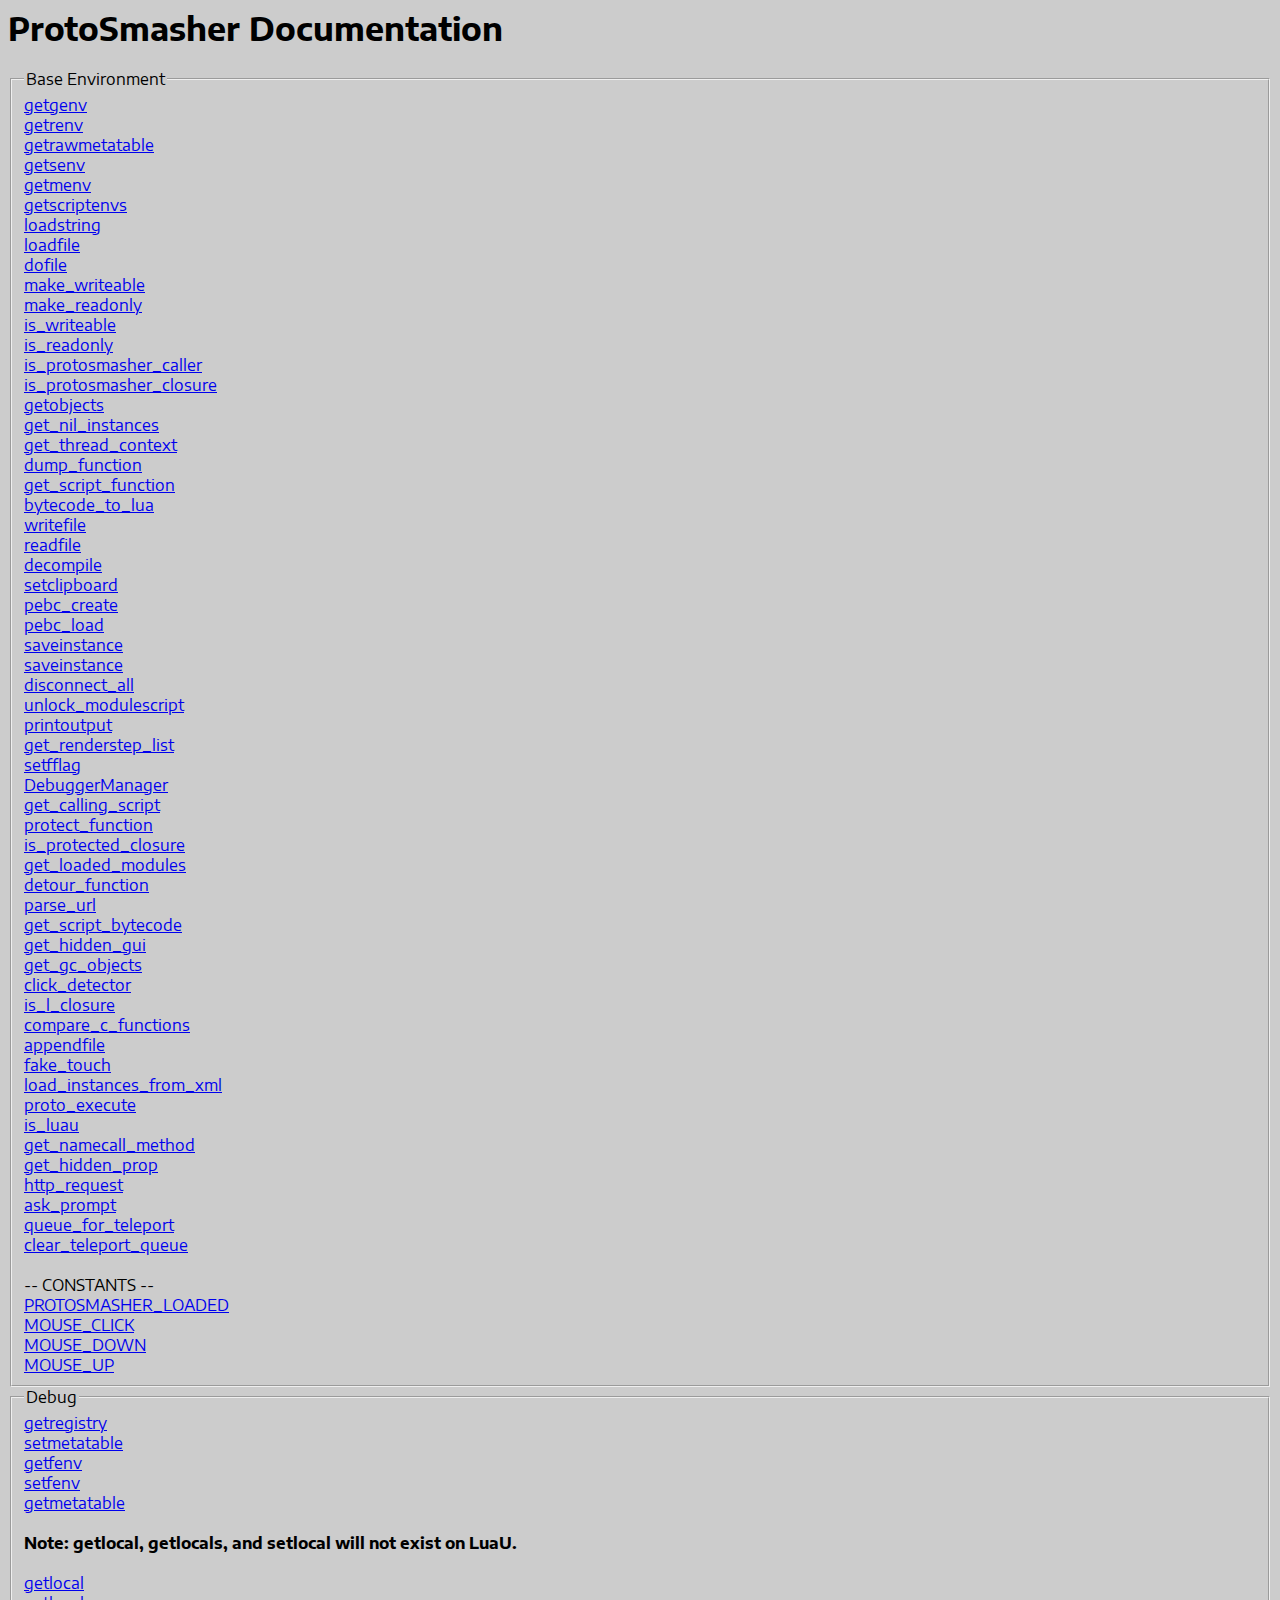
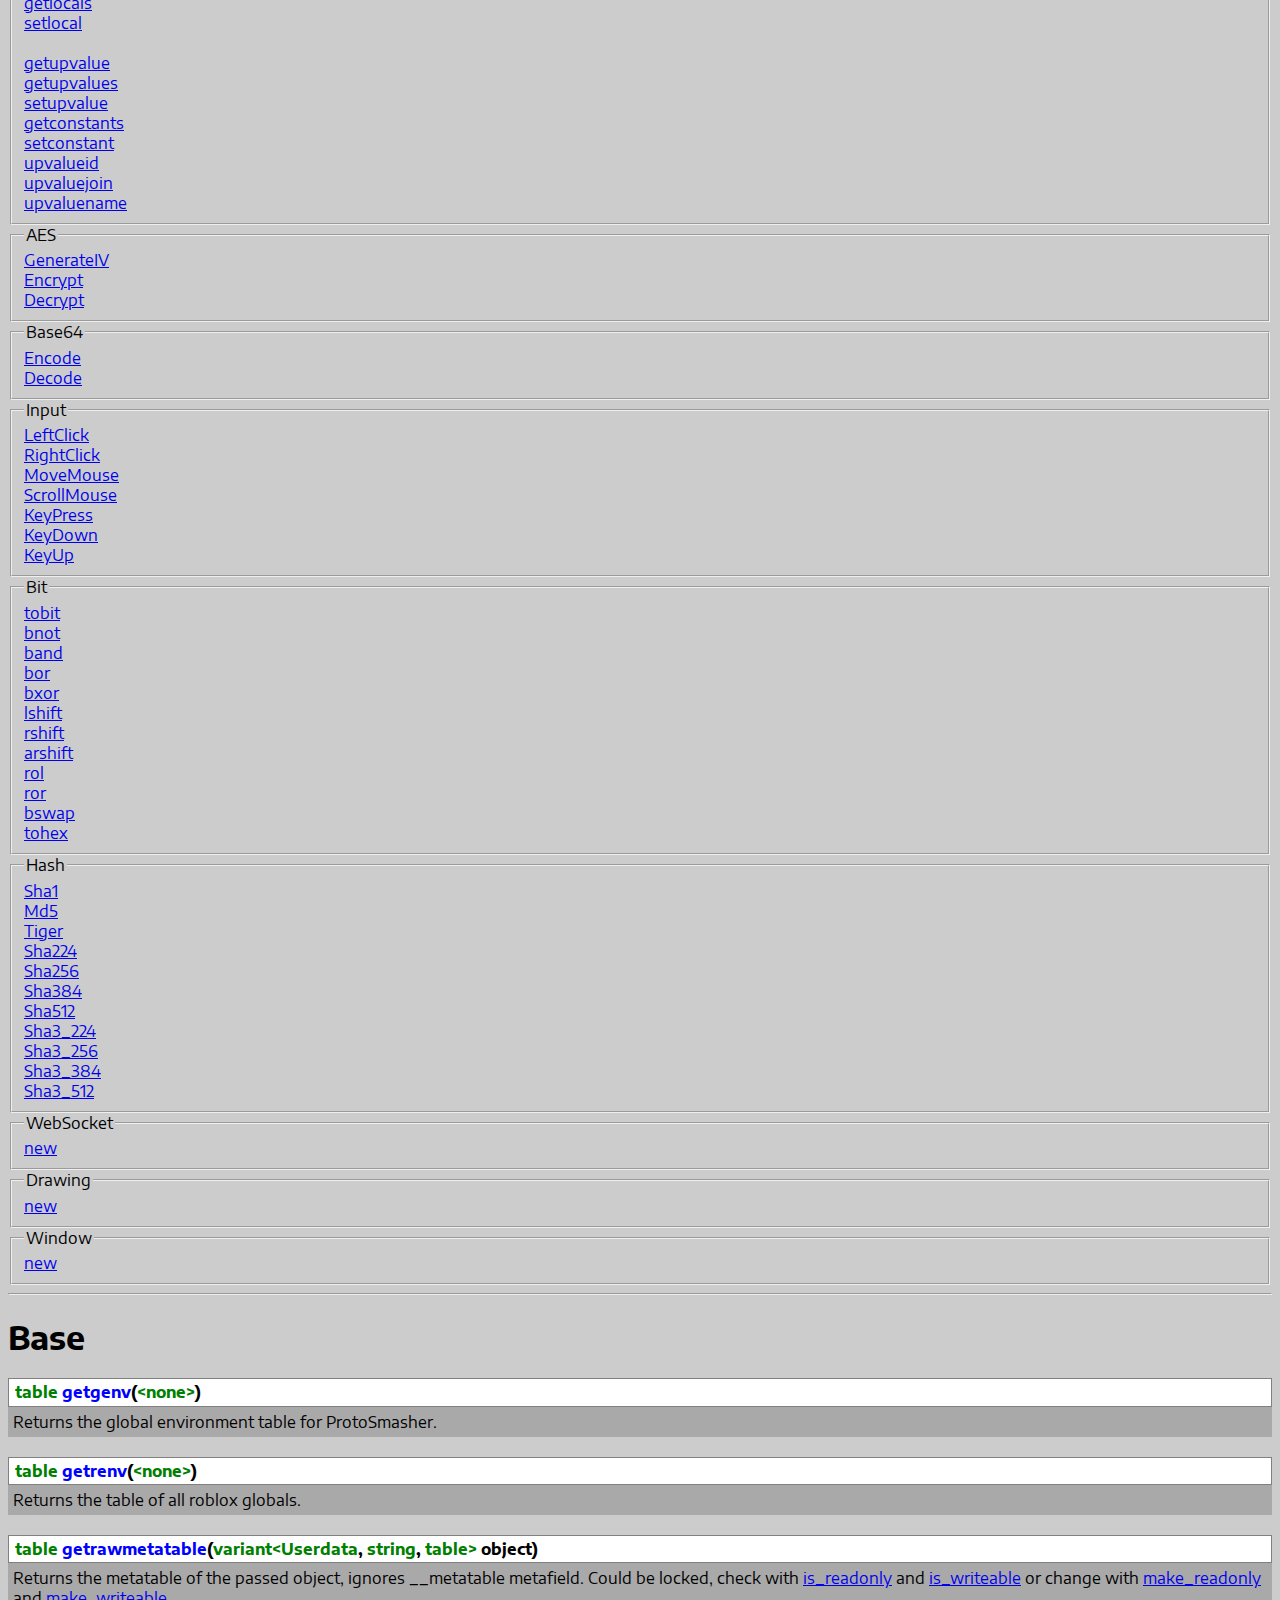
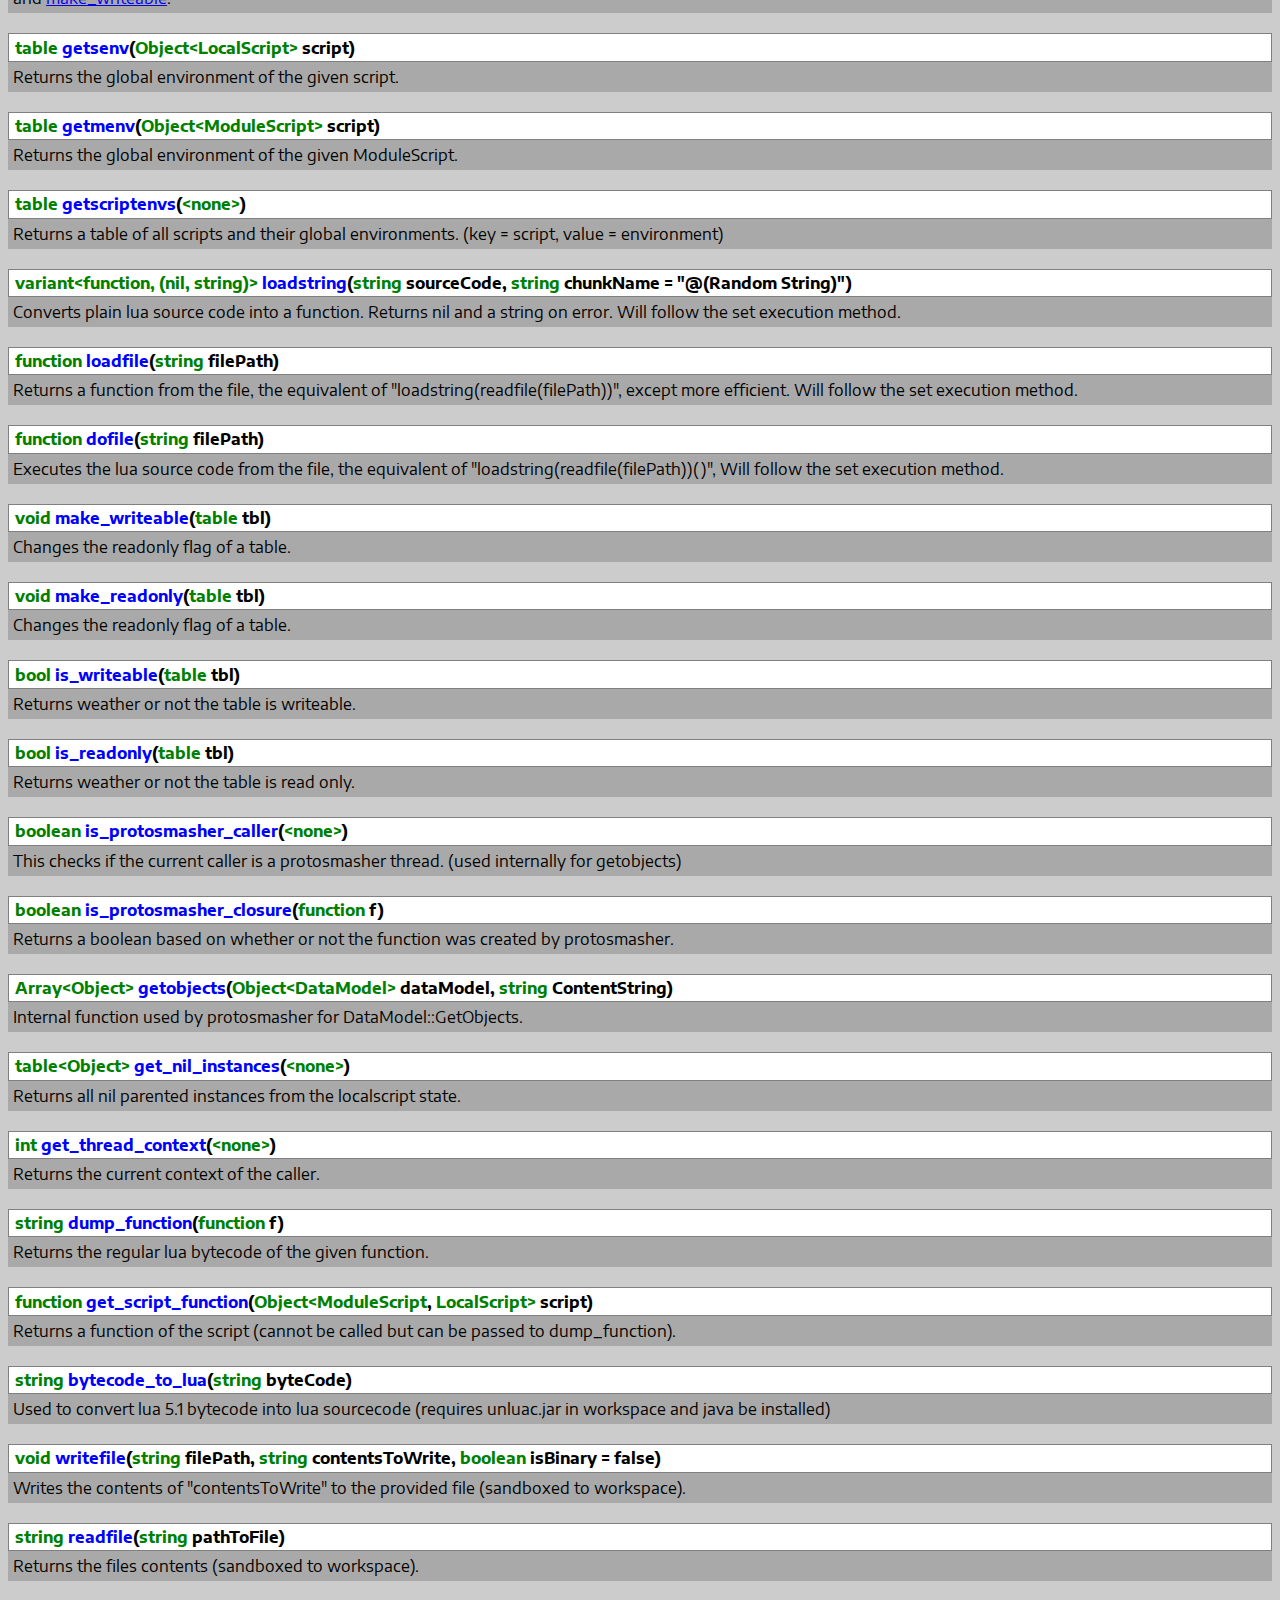
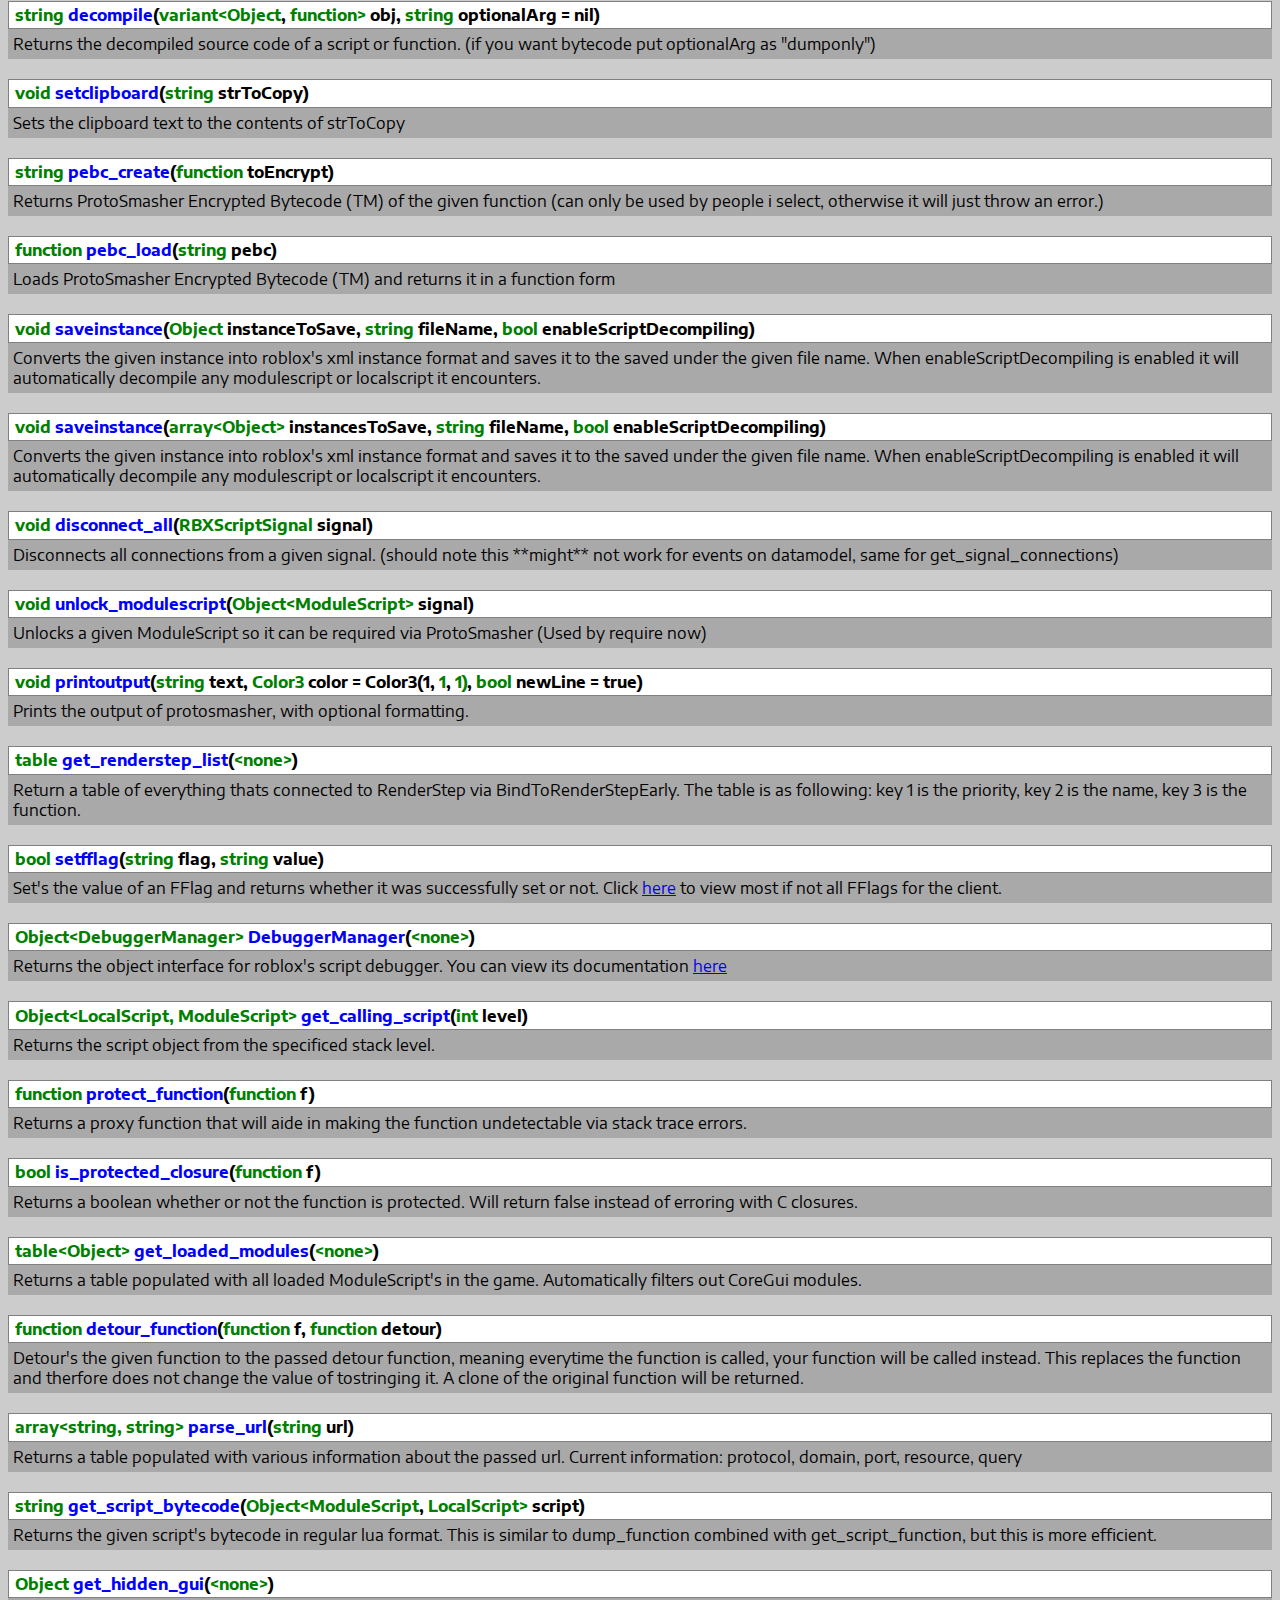
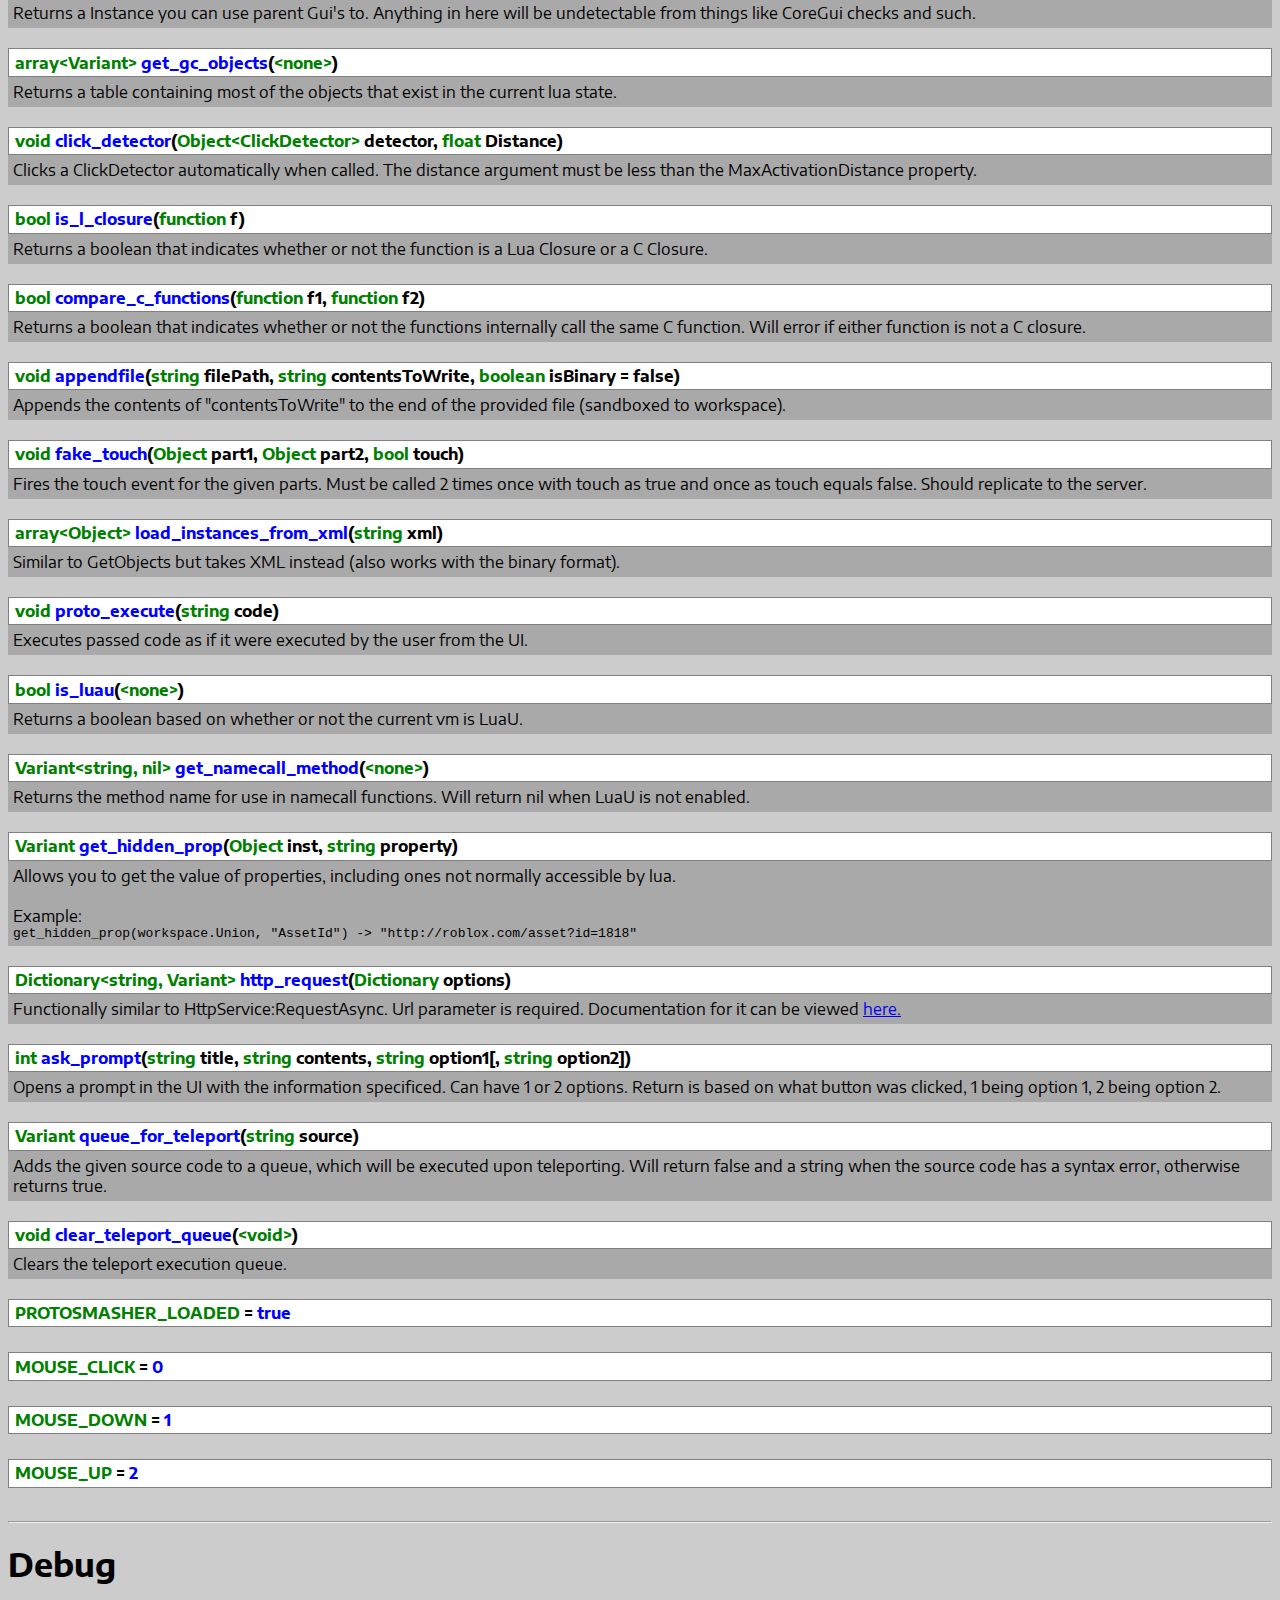
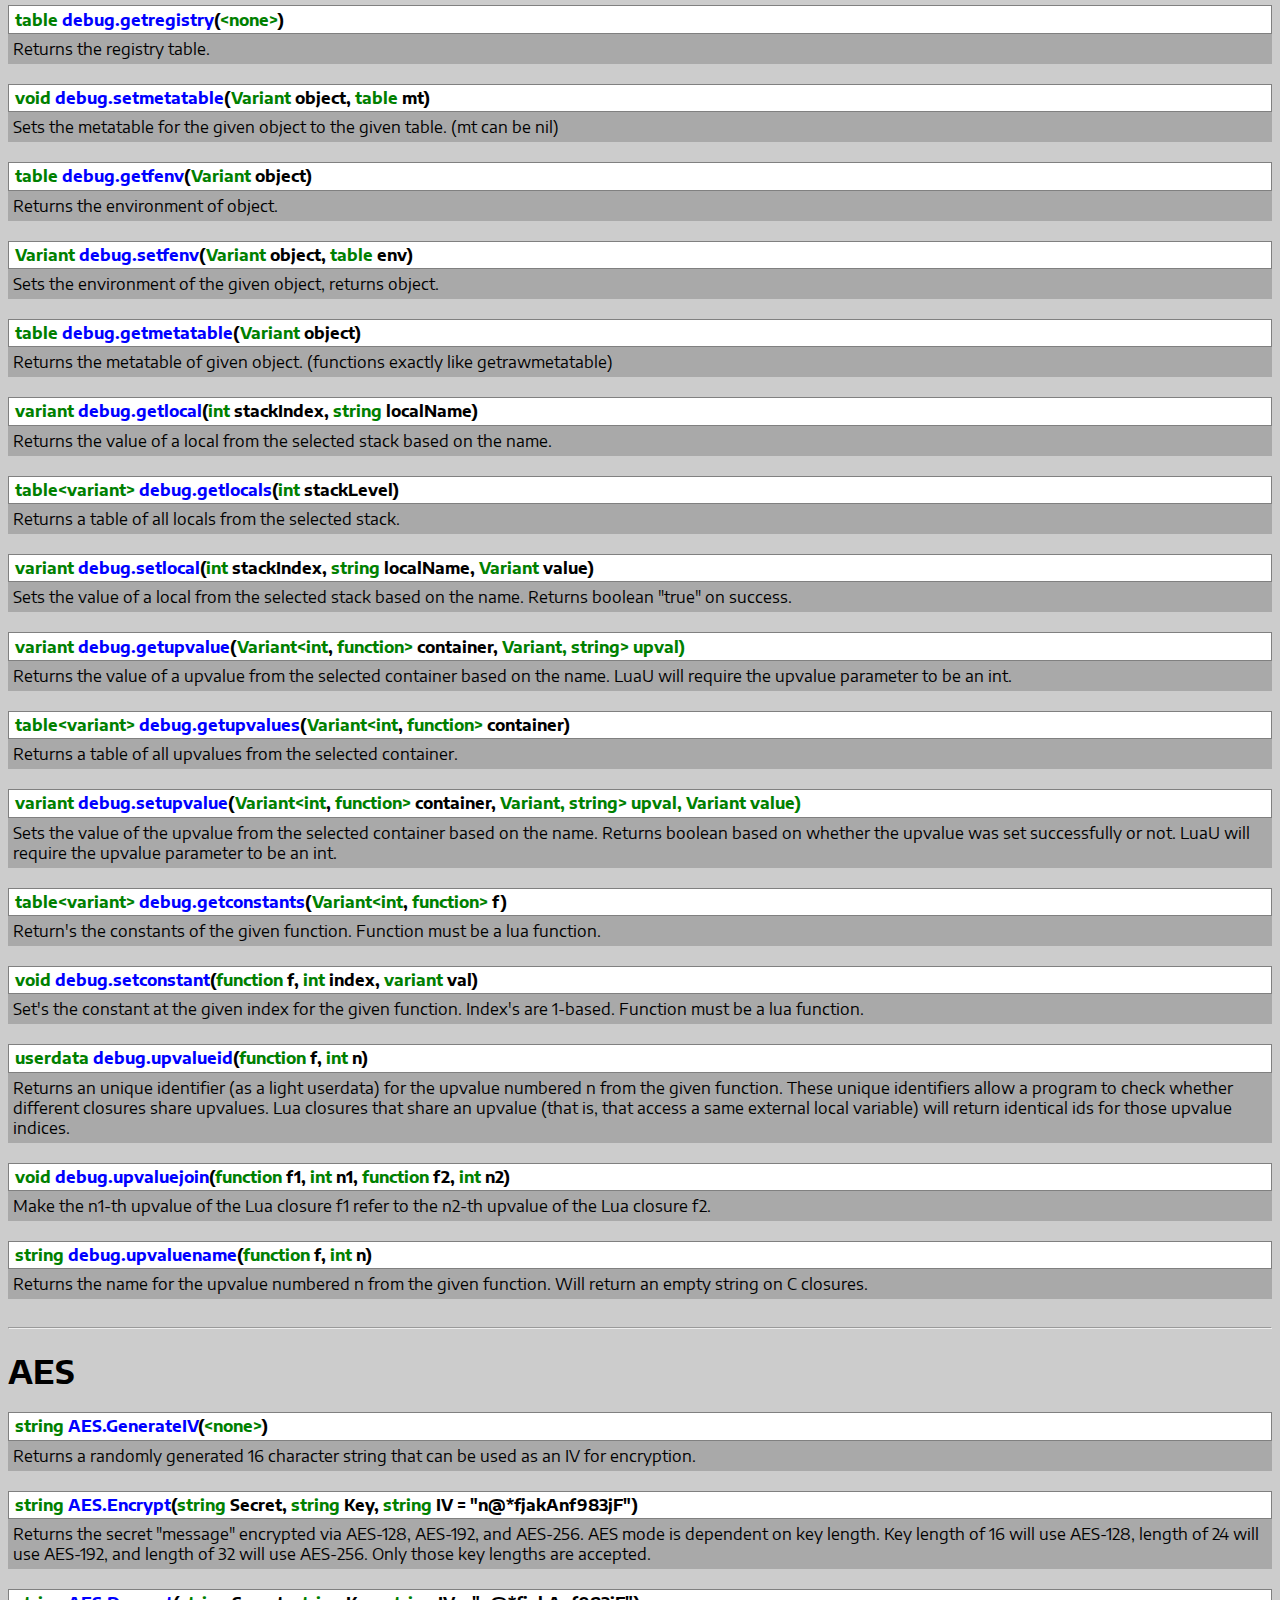
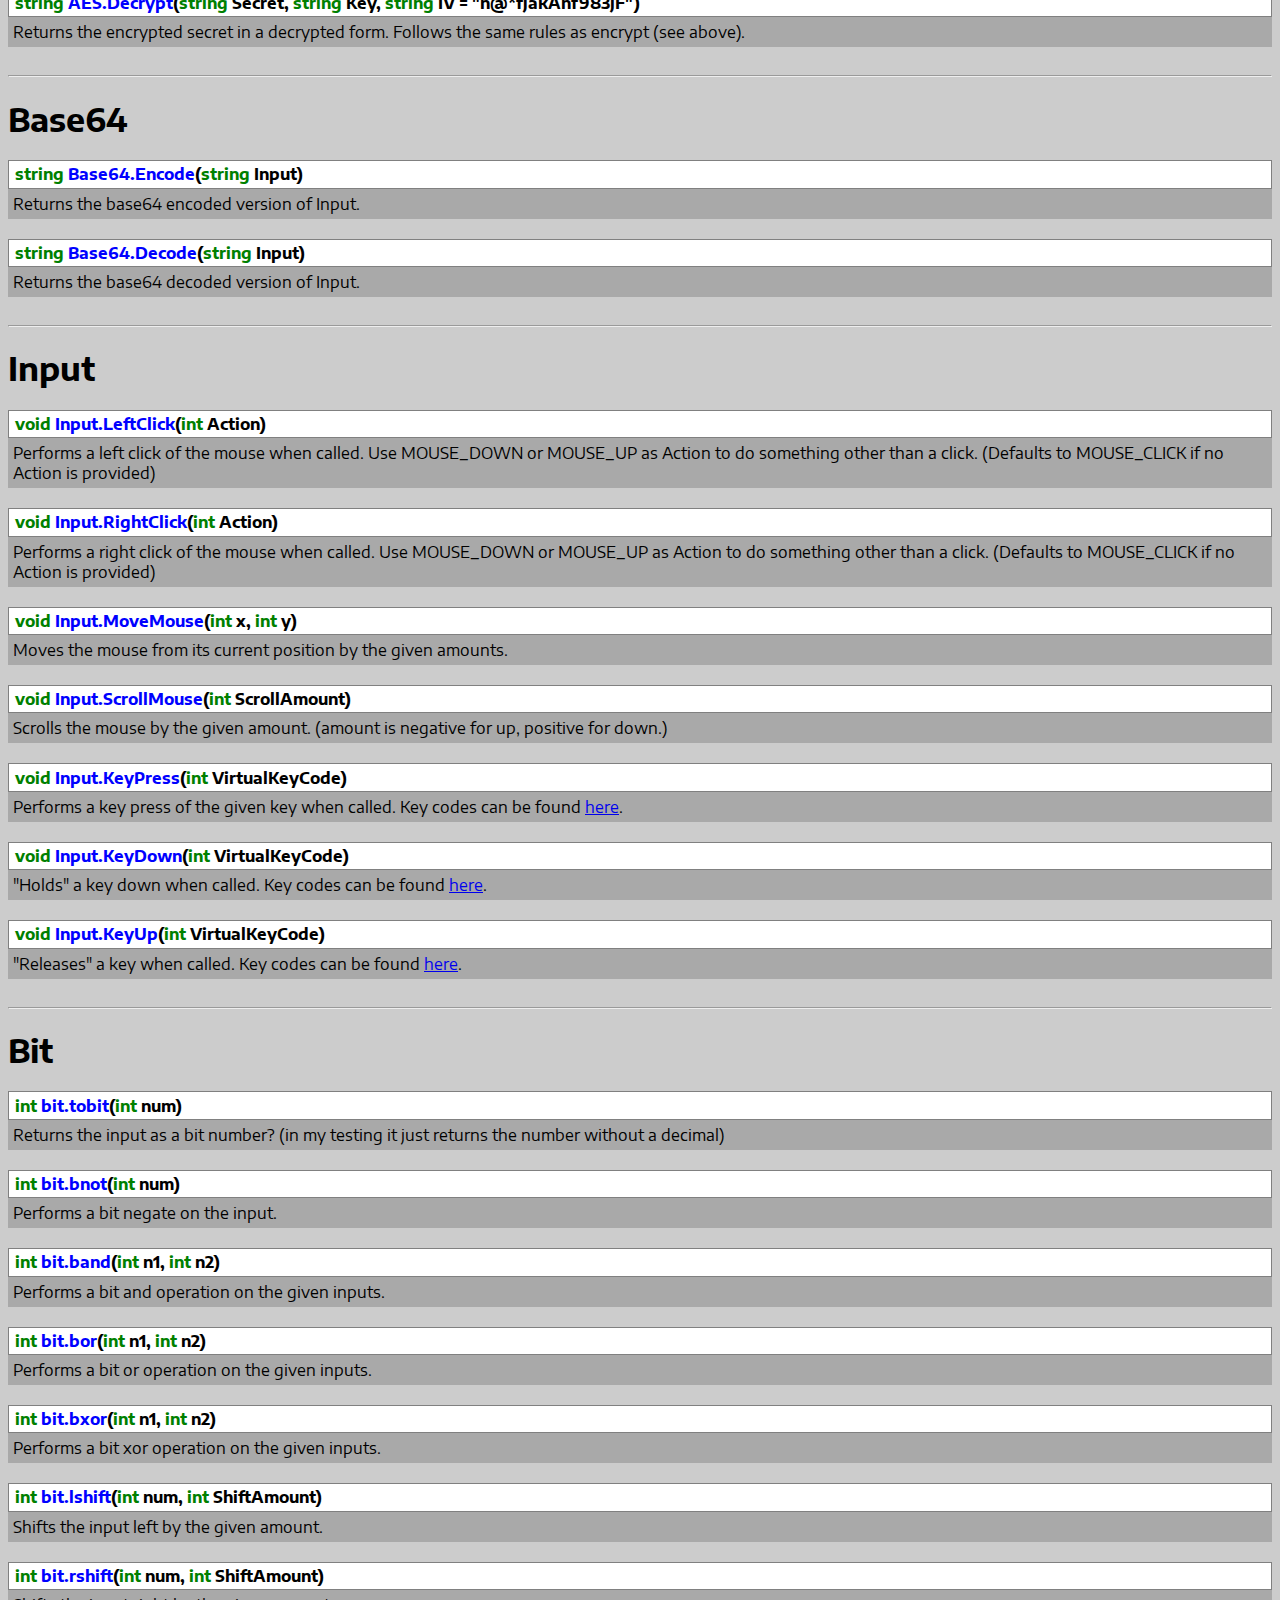
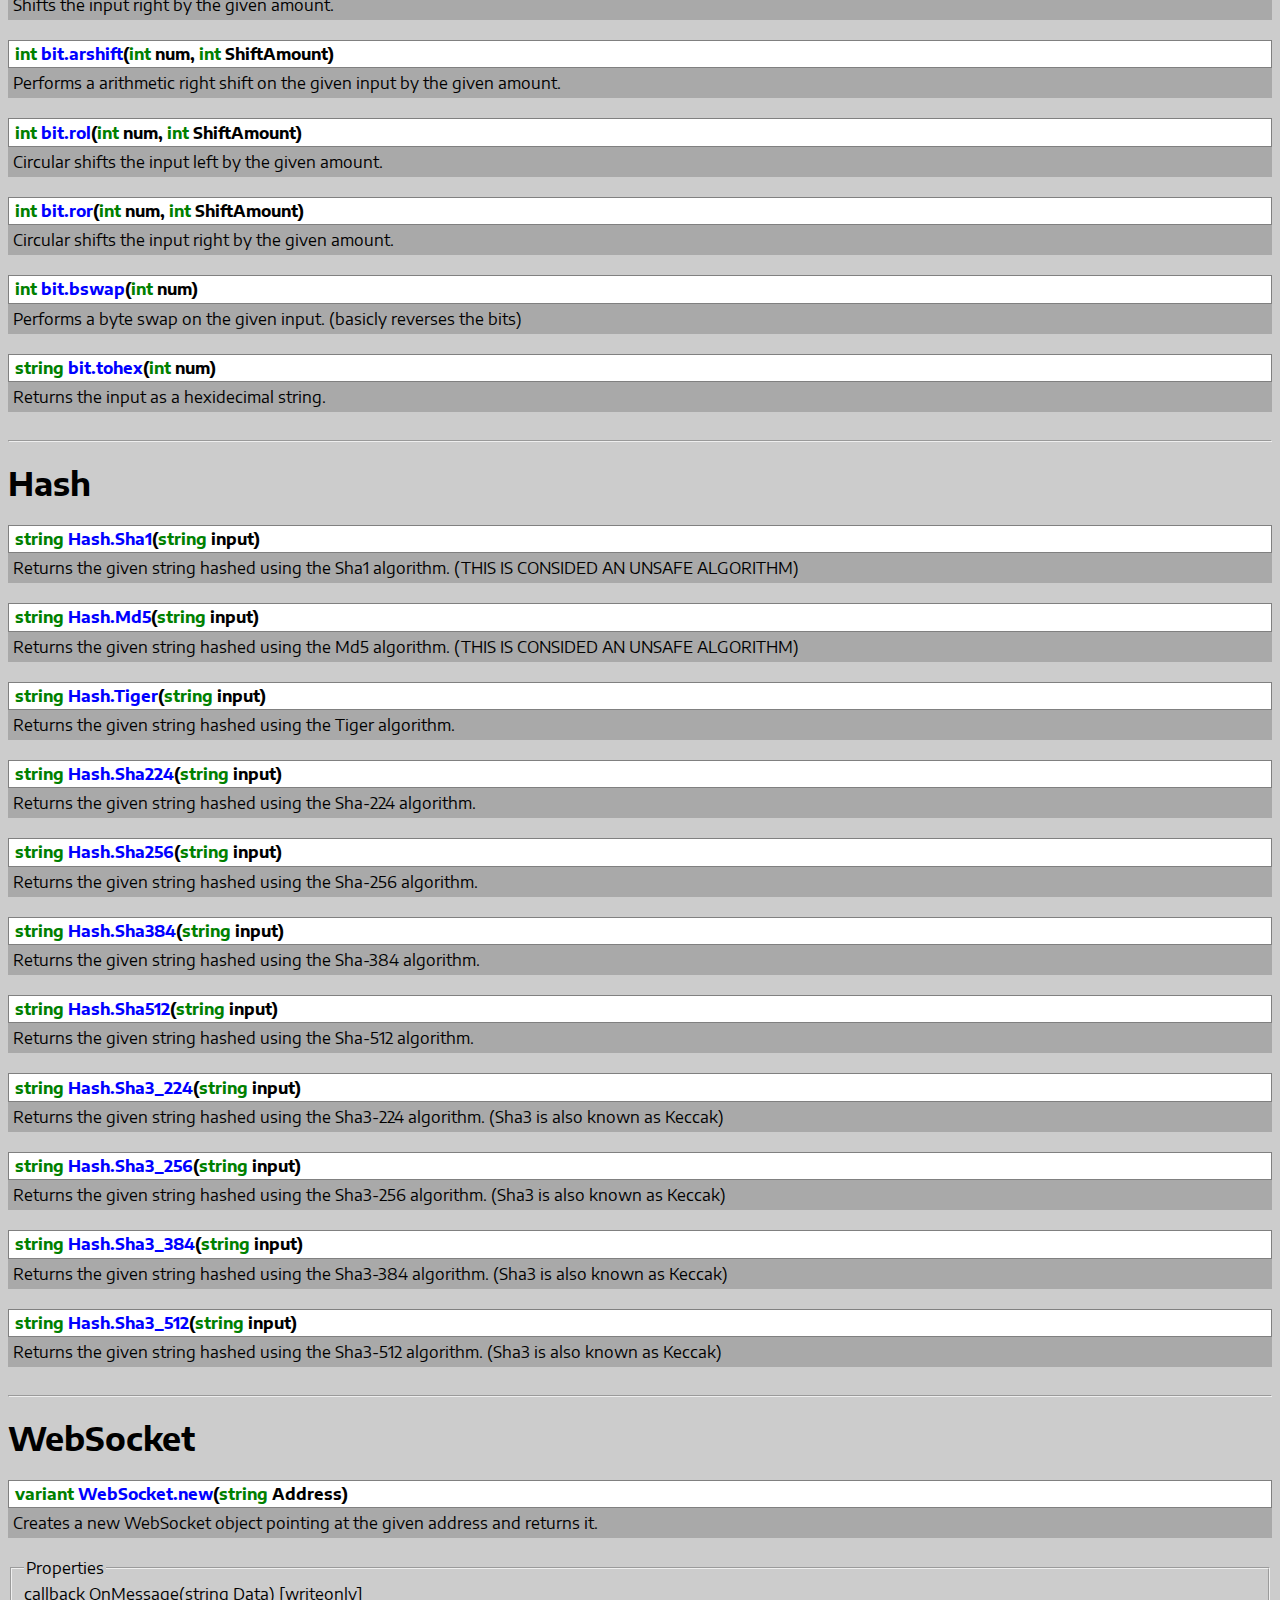
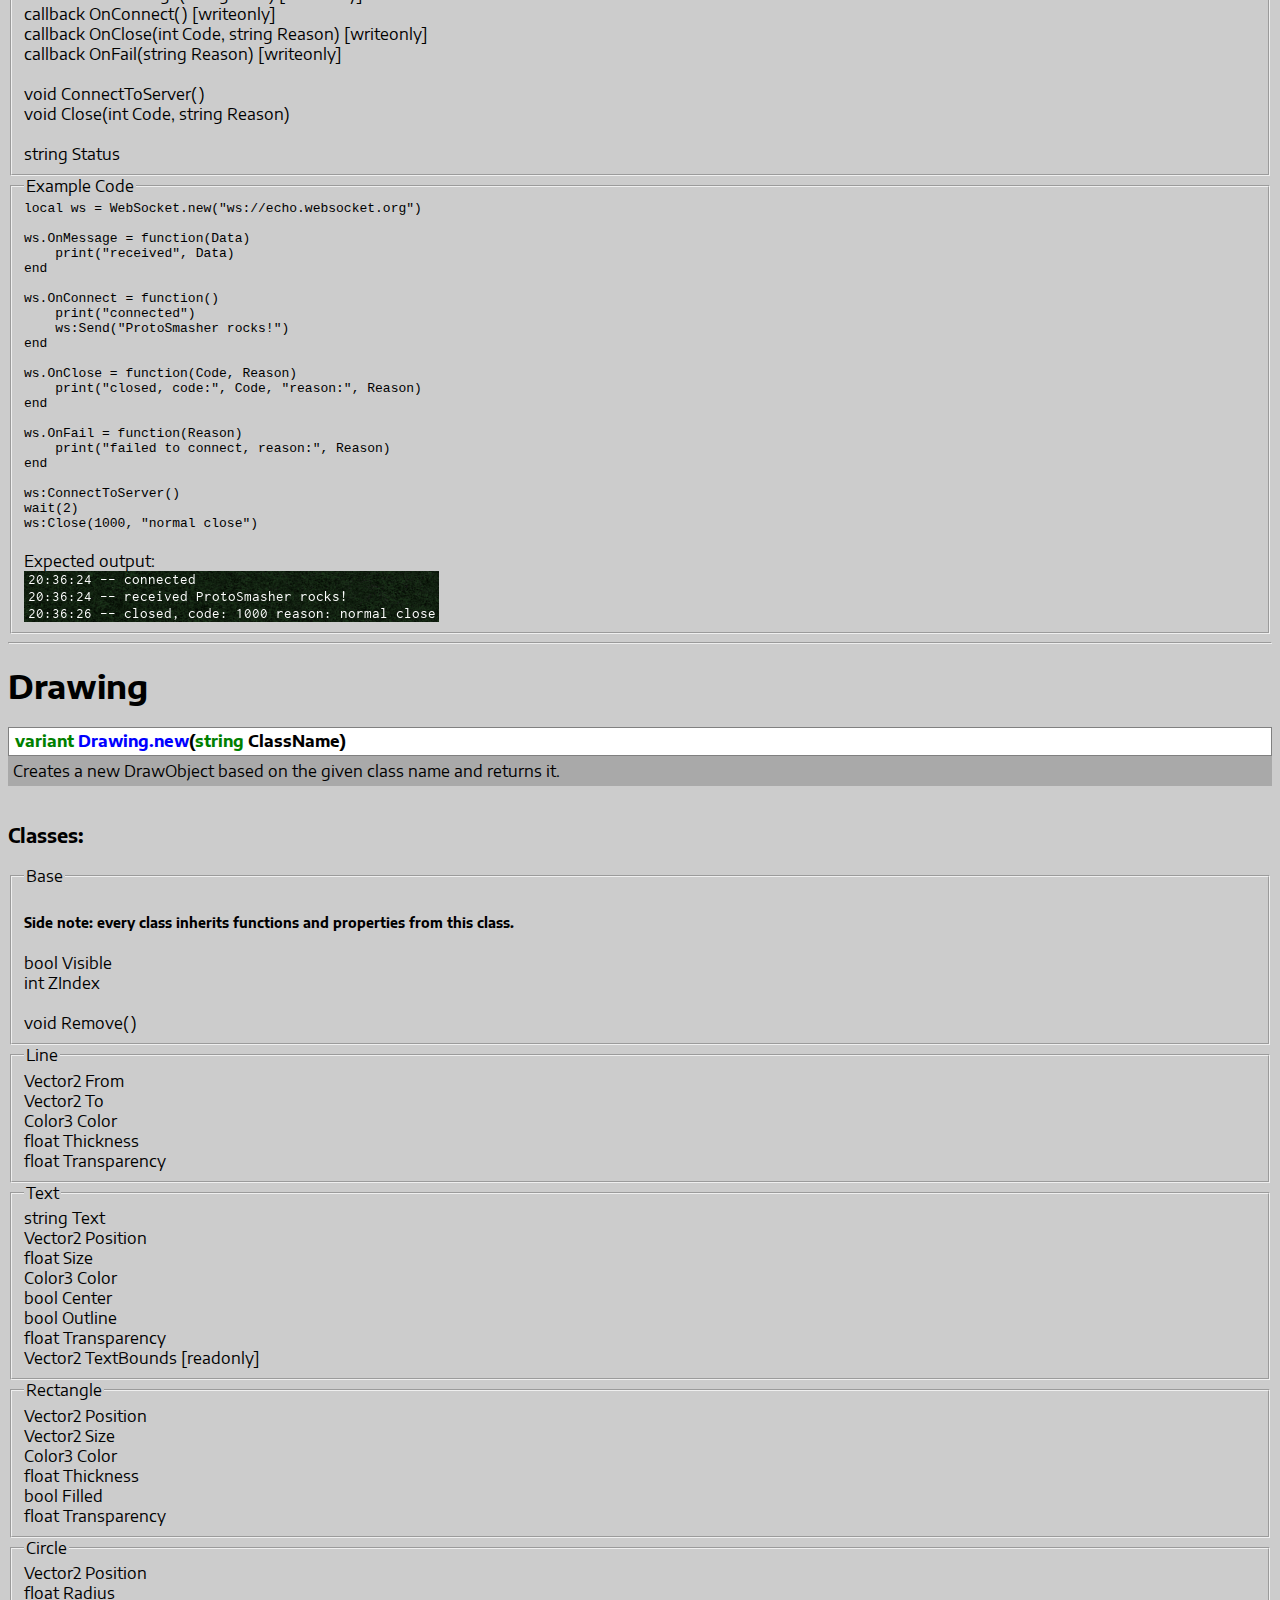
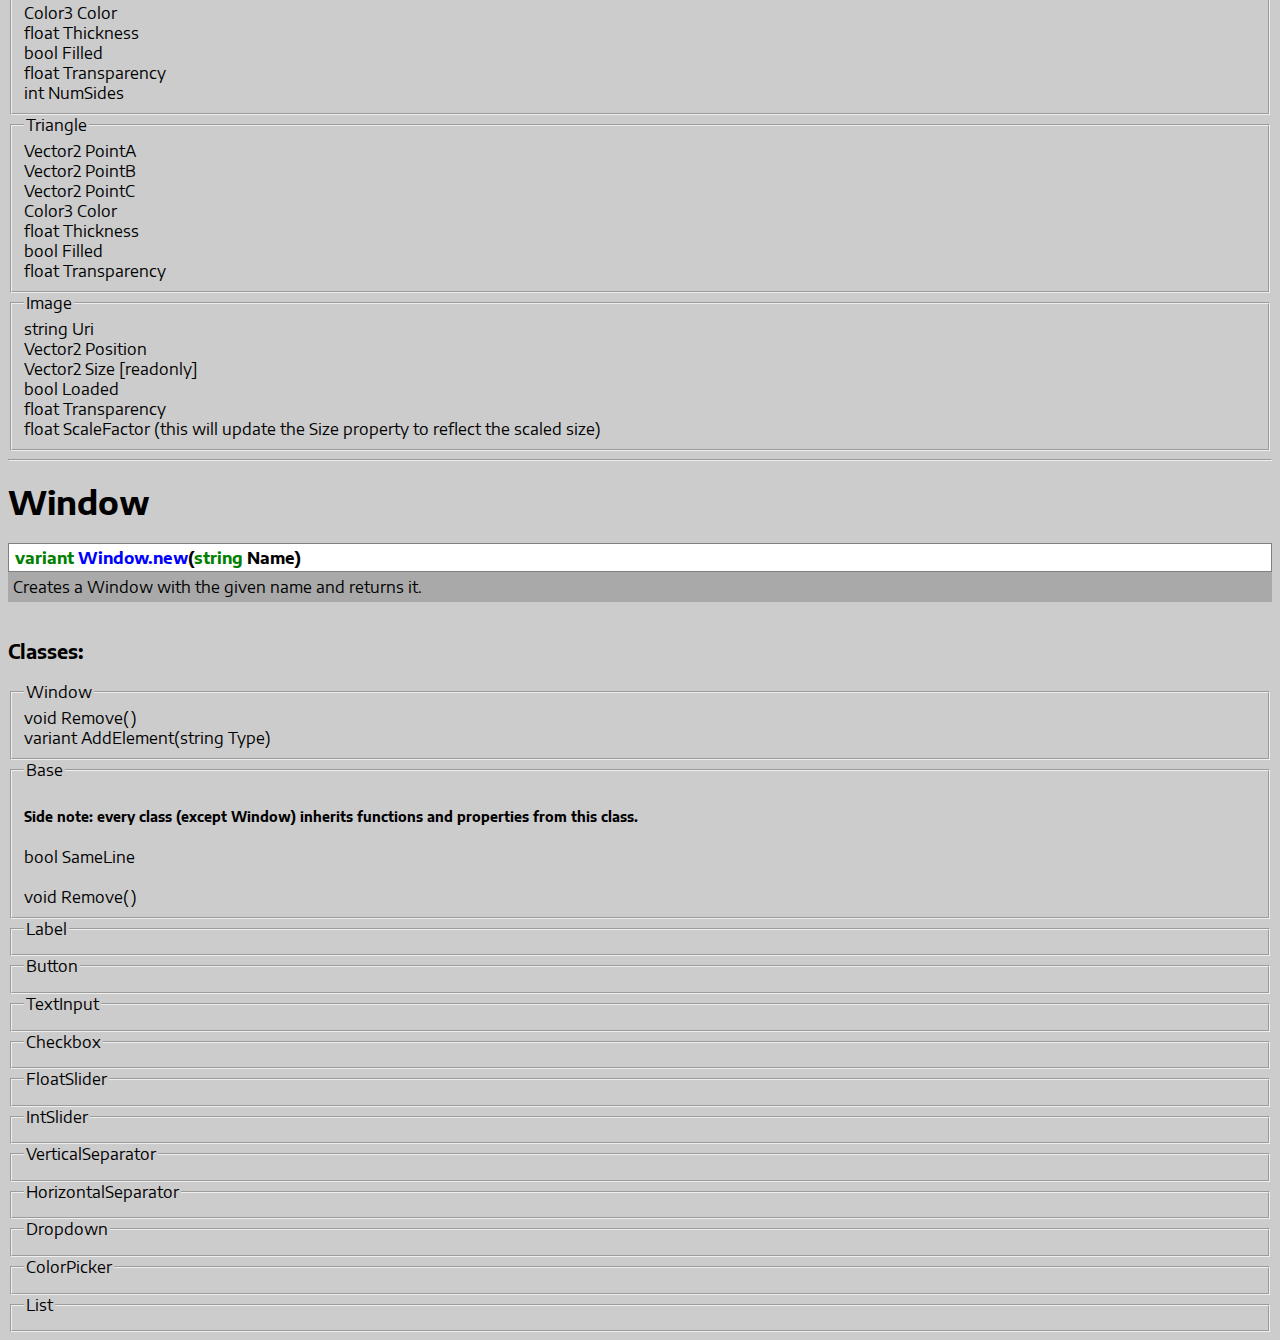
<file: script/compatibility_layer_docs/ps_docs.html>
<html>
    <head>
        <title>ProtoSmasher Docs</title>
        <link href="https://fonts.googleapis.com/css?family=Encode+Sans+Semi+Expanded" rel="stylesheet"> 
        <style>
            .codeStyle {
                background: #ffffff;
                width: auto;
                border: solid gray;
                border-width: .1em .1em .1em .1em;
                padding: .2em .4em;
                margin-bottom: 5px;
            }
        </style>
        <script>
            function FormatArguments(Arguments){
                var SplitStr = Arguments.split(", ");
                var BuiltString = "";
                if(SplitStr.length == 1){
                    var SplitName = SplitStr[0].split(" ");
                    BuiltString += "<font color=green>" + SplitName[0] + "</font>" + (SplitName.length > 1 ? " " + SplitName[1] : "");
                }else{
                    var Length = SplitStr.length;
                    for(var i = 0; i < Length; i++){
                        var SplitName = SplitStr[i].split(" ");
                        console.log(SplitStr);
                        if(SplitName.length == 1){
                             BuiltString += "<font color=green>" + SplitName[0] + "</font>";
                        }else{
                            var Def = SplitStr[i].substr(SplitName[0].length);
                            BuiltString += "<font color=green>" + SplitName[0] + "</font> " + Def;
                        }
                        if(i != Length - 1){
                            BuiltString += ", ";
                        }
                    }
                }
                return BuiltString;
            }
            
            function GenerateHtml(Name, Return, Arguments){
                var BuiltString = "";
                BuiltString += "<div class=\"codeStyle\"><font color=green>" + Return.replace("<", "&lt;").replace(">", "&gt;") + " </font>";
                BuiltString += "<font color=blue>" + Name + "</font>(";
                BuiltString += FormatArguments(Arguments.replace("<", "&lt;").replace(">", "&gt;")) + ")";
                return BuiltString + "</div>";
            }
            
            function addDocumentation(Section, Name, Return, Arguments, Desc){
                var Href = document.createElement("a"); Href.href = "#" + Section + "-" + Name; Href.innerHTML = Name;
                var Hrefs = document.getElementById(Section);
                Hrefs.appendChild(Href); Hrefs.appendChild(document.createElement("br"));
                var ContainerDiv = document.getElementById(Section + "-Container");
                var NewElement = document.createElement("div");
                NewElement.id = Section + "-" + Name;
                var FunctionDef = document.createElement("b");
                FunctionDef.innerHTML = GenerateHtml(Section != "Base" ? (Section == "Debug" ? "debug" : Section) + "." +  Name : Name, Return, Arguments);
                NewElement.appendChild(FunctionDef);
                var Description = document.createElement("span");
                Description.style = "padding-left: 5px; display: block;"
                Description.innerHTML = Desc;
                NewElement.appendChild(Description);
                NewElement.style = "background-color: darkgrey; padding-bottom: 5px;";
                ContainerDiv.appendChild(NewElement);
                ContainerDiv.innerHTML += "<br>";
            }
            
            function addDocumentationConstant(Name, Value){
                var Href = document.createElement("a"); Href.href = "#Base-" + Name; Href.innerHTML = Name;
                var Hrefs = document.getElementById("Base");
                Hrefs.appendChild(Href); Hrefs.appendChild(document.createElement("br"));
                var ContainerDiv = document.getElementById("Base-Container");
                var NewElement = document.createElement("div");
                NewElement.id = "Base-" + Name;
                var FunctionDef = document.createElement("b");
                FunctionDef.innerHTML = "<div class=\"codeStyle\"><font color=green>" + Name + "</font> = <font color=blue>" + Value + "</font></div>";
                NewElement.appendChild(FunctionDef);
                ContainerDiv.appendChild(NewElement);
                ContainerDiv.innerHTML += "<br>";
            }
            
            window.onload = function() {
                addDocumentation("Base", "getgenv", "table", "<none>", "Returns the global environment table for ProtoSmasher.");
                addDocumentation("Base", "getrenv", "table", "<none>", "Returns the table of all roblox globals.");
                addDocumentation("Base", "getrawmetatable", "table", "variant<Userdata, string, table> object", "Returns the metatable of the passed object, ignores __metatable metafield. Could be locked, check with <a href=\"#Base-is_readonly\">is_readonly</a> and <a href=\"#Base-is_writeable\">is_writeable</a> or change with <a href=\"#Base-make_readonly\">make_readonly</a> and <a href=\"#Base-make_writeable\">make_writeable</a>.");
                addDocumentation("Base", "getsenv", "table", "Object<LocalScript> script", "Returns the global environment of the given script.");
                addDocumentation("Base", "getmenv", "table", "Object<ModuleScript> script", "Returns the global environment of the given ModuleScript.");
                addDocumentation("Base", "getscriptenvs", "table", "<none>", "Returns a table of all scripts and their global environments. (key = script, value = environment)");
                addDocumentation("Base", "loadstring", "variant<function, (nil, string)>", "string sourceCode, string chunkName = \"@(Random String)\"", "Converts plain lua source code into a function. Returns nil and a string on error. Will follow the set execution method.");
                addDocumentation("Base", "loadfile", "function", "string filePath", "Returns a function from the file, the equivalent of \"loadstring(readfile(filePath))\", except more efficient. Will follow the set execution method.");
                addDocumentation("Base", "dofile", "function", "string filePath", "Executes the lua source code from the file, the equivalent of \"loadstring(readfile(filePath))()\", Will follow the set execution method.");
                addDocumentation("Base", "make_writeable", "void", "table tbl", "Changes the readonly flag of a table.");
                addDocumentation("Base", "make_readonly", "void", "table tbl", "Changes the readonly flag of a table.");
                addDocumentation("Base", "is_writeable", "bool", "table tbl", "Returns weather or not the table is writeable.");
                addDocumentation("Base", "is_readonly", "bool", "table tbl", "Returns weather or not the table is read only.");
                addDocumentation("Base", "is_protosmasher_caller", "boolean", "<none>", "This checks if the current caller is a protosmasher thread. (used internally for getobjects)");
                addDocumentation("Base", "is_protosmasher_closure", "boolean", "function f", "Returns a boolean based on whether or not the function was created by protosmasher.");
                addDocumentation("Base", "getobjects", "Array<Object>", "Object<DataModel> dataModel, string ContentString", "Internal function used by protosmasher for DataModel::GetObjects.");
                addDocumentation("Base", "get_nil_instances", "table<Object>", "<none>", "Returns all nil parented instances from the localscript state.");
                addDocumentation("Base", "get_thread_context", "int", "<none>", "Returns the current context of the caller.");
                addDocumentation("Base", "dump_function", "string", "function f", "Returns the regular lua bytecode of the given function.");
                addDocumentation("Base", "get_script_function", "function", "Object<ModuleScript, LocalScript> script", "Returns a function of the script (cannot be called but can be passed to dump_function).");
                addDocumentation("Base", "bytecode_to_lua", "string", "string byteCode", "Used to convert lua 5.1 bytecode into lua sourcecode (requires unluac.jar in workspace and java be installed)");
                addDocumentation("Base", "writefile", "void", "string filePath, string contentsToWrite, boolean isBinary = false", "Writes the contents of \"contentsToWrite\" to the provided file (sandboxed to workspace).");
                addDocumentation("Base", "readfile", "string", "string pathToFile", "Returns the files contents (sandboxed to workspace).");
                addDocumentation("Base", "decompile", "string", "variant<Object, function> obj, string optionalArg = nil", "Returns the decompiled source code of a script or function. (if you want bytecode put optionalArg as \"dumponly\")");
                addDocumentation("Base", "setclipboard", "void", "string strToCopy", "Sets the clipboard text to the contents of strToCopy");
                addDocumentation("Base", "pebc_create", "string", "function toEncrypt", "Returns ProtoSmasher Encrypted Bytecode (TM) of the given function (can only be used by people i select, otherwise it will just throw an error.)");
                addDocumentation("Base", "pebc_load", "function", "string pebc", "Loads ProtoSmasher Encrypted Bytecode (TM) and returns it in a function form");
                addDocumentation("Base", "saveinstance", "void", "Object instanceToSave, string fileName, bool enableScriptDecompiling", "Converts the given instance into roblox's xml instance format and saves it to the saved under the given file name. When enableScriptDecompiling is enabled it will automatically decompile any modulescript or localscript it encounters.");
				addDocumentation("Base", "saveinstance", "void", "array<Object> instancesToSave, string fileName, bool enableScriptDecompiling", "Converts the given instance into roblox's xml instance format and saves it to the saved under the given file name. When enableScriptDecompiling is enabled it will automatically decompile any modulescript or localscript it encounters.");
				addDocumentation("Base", "disconnect_all", "void", "RBXScriptSignal signal", "Disconnects all connections from a given signal. (should note this **might** not work for events on datamodel, same for get_signal_connections)");
                addDocumentation("Base", "unlock_modulescript", "void", "Object<ModuleScript> signal", "Unlocks a given ModuleScript so it can be required via ProtoSmasher (Used by require now)");
                addDocumentation("Base", "printoutput", "void", "string text, Color3 color = Color3(1, 1, 1), bool newLine = true", "Prints the output of protosmasher, with optional formatting.");
				addDocumentation("Base", "get_renderstep_list", "table", "<none>", "Return a table of everything thats connected to RenderStep via BindToRenderStepEarly. The table is as following: key 1 is the priority, key 2 is the name, key 3 is the function.");
				addDocumentation("Base", "setfflag", "bool", "string flag, string value", "Set's the value of an FFlag and returns whether it was successfully set or not. Click <a href=\"https://clientsettings.api.roblox.com/Setting/QuietGet/ClientAppSettings/?apiKey=D6925E56-BFB9-4908-AAA2-A5B1EC4B2D79\">here</a> to view most if not all FFlags for the client.");
				addDocumentation("Base", "DebuggerManager", "Object<DebuggerManager>", "<none>", "Returns the object interface for roblox's script debugger. You can view its documentation <a href=\"http://robloxdev.com/api-reference/class/DebuggerManager\">here</a>");
				addDocumentation("Base", "get_calling_script", "Object<LocalScript, ModuleScript>", "int level", "Returns the script object from the specificed stack level.");
				addDocumentation("Base", "protect_function", "function", "function f", "Returns a proxy function that will aide in making the function undetectable via stack trace errors.");
				addDocumentation("Base", "is_protected_closure", "bool", "function f", "Returns a boolean whether or not the function is protected. Will return false instead of erroring with C closures.");
				addDocumentation("Base", "get_loaded_modules", "table<Object>", "<none>", "Returns a table populated with all loaded ModuleScript's in the game. Automatically filters out CoreGui modules.");
				addDocumentation("Base", "detour_function", "function", "function f, function detour", "Detour's the given function to the passed detour function, meaning everytime the function is called, your function will be called instead. This replaces the function and therfore does not change the value of tostringing it. A clone of the original function will be returned.");
                addDocumentation("Base", "parse_url", "array<string, string>", "string url", "Returns a table populated with various information about the passed url. Current information: protocol, domain, port, resource, query")
				addDocumentation("Base", "get_script_bytecode", "string", "Object<ModuleScript, LocalScript> script", "Returns the given script's bytecode in regular lua format. This is similar to dump_function combined with get_script_function, but this is more efficient.");
				addDocumentation("Base", "get_hidden_gui", "Object", "<none>", "Returns a Instance you can use parent Gui's to. Anything in here will be undetectable from things like CoreGui checks and such.");
				addDocumentation("Base", "get_gc_objects", "array<Variant>", "<none>", "Returns a table containing most of the objects that exist in the current lua state.");
				addDocumentation("Base", "click_detector", "void", "Object<ClickDetector> detector, float Distance", "Clicks a ClickDetector automatically when called. The distance argument must be less than the MaxActivationDistance property.");
				addDocumentation("Base", "is_l_closure", "bool", "function f", "Returns a boolean that indicates whether or not the function is a Lua Closure or a C Closure.");
				addDocumentation("Base", "compare_c_functions", "bool", "function f1, function f2", "Returns a boolean that indicates whether or not the functions internally call the same C function. Will error if either function is not a C closure.");
				addDocumentation("Base", "appendfile", "void", "string filePath, string contentsToWrite, boolean isBinary = false", "Appends the contents of \"contentsToWrite\" to the end of the provided file (sandboxed to workspace).");
				addDocumentation("Base", "fake_touch", "void", "Object part1, Object part2, bool touch", "Fires the touch event for the given parts. Must be called 2 times once with touch as true and once as touch equals false. Should replicate to the server.");
				addDocumentation("Base", "load_instances_from_xml", "array<Object>", "string xml", "Similar to GetObjects but takes XML instead (also works with the binary format).");
				addDocumentation("Base", "proto_execute", "void", "string code", "Executes passed code as if it were executed by the user from the UI.");
				addDocumentation("Base", "is_luau", "bool", "<none>", "Returns a boolean based on whether or not the current vm is LuaU.");
				addDocumentation("Base", "get_namecall_method", "Variant<string, nil>", "<none>", "Returns the method name for use in namecall functions. Will return nil when LuaU is not enabled.");
                addDocumentation("Base", "get_hidden_prop", "Variant", "Object inst, string property", "Allows you to get the value of properties, including ones not normally accessible by lua.<br><br>Example:<br><code>get_hidden_prop(workspace.Union, \"AssetId\") -> \"http://roblox.com/asset?id=1818\"</code>");
                addDocumentation("Base", "http_request", "Dictionary<string, Variant>", "Dictionary options", "Functionally similar to HttpService:RequestAsync. Url parameter is required. Documentation for it can be viewed <a href=\"https://developer.roblox.com/en-us/api-reference/function/HttpService/RequestAsync\">here.</a>");
				addDocumentation("Base", "ask_prompt", "int", "string title, string contents, string option1[, string option2]", "Opens a prompt in the UI with the information specificed. Can have 1 or 2 options. Return is based on what button was clicked, 1 being option 1, 2 being option 2.");
                addDocumentation("Base", "queue_for_teleport", "Variant", "string source", "Adds the given source code to a queue, which will be executed upon teleporting. Will return false and a string when the source code has a syntax error, otherwise returns true.");
                addDocumentation("Base", "clear_teleport_queue", "void", "<void>", "Clears the teleport execution queue.");

                var Href = document.createElement("span"); Href.innerHTML = "-- CONSTANTS --";
                var Hrefs = document.getElementById("Base");
                Hrefs.appendChild(document.createElement("br"));
                Hrefs.appendChild(Href); 
                Hrefs.appendChild(document.createElement("br"));
                
                addDocumentationConstant("PROTOSMASHER_LOADED", "true");
                addDocumentationConstant("MOUSE_CLICK", "0");
                addDocumentationConstant("MOUSE_DOWN", "1");
                addDocumentationConstant("MOUSE_UP", "2");
                
                addDocumentation("Debug", "getregistry", "table", "<none>", "Returns the registry table.");
                addDocumentation("Debug", "setmetatable", "void", "Variant object, table mt", "Sets the metatable for the given object to the given table. (mt can be nil)");
                addDocumentation("Debug", "getfenv", "table", "Variant object", "Returns the environment of object.");
                addDocumentation("Debug", "setfenv", "Variant", "Variant object, table env", "Sets the environment of the given object, returns object.");
                addDocumentation("Debug", "getmetatable", "table", "Variant object", "Returns the metatable of given object. (functions exactly like getrawmetatable)");
				
				var Notice = document.createElement("span"); Notice.innerHTML = "<b>Note: getlocal, getlocals, and setlocal will not exist on LuaU.</b>";
                var DebugElement = document.getElementById("Debug");
                DebugElement.appendChild(document.createElement("br"));
                DebugElement.appendChild(Notice); 
                DebugElement.appendChild(document.createElement("br"));
				DebugElement.appendChild(document.createElement("br"));
				
                addDocumentation("Debug", "getlocal", "variant", "int stackIndex, string localName", "Returns the value of a local from the selected stack based on the name.");
                addDocumentation("Debug", "getlocals", "table<variant>", "int stackLevel", "Returns a table of all locals from the selected stack.");
                addDocumentation("Debug", "setlocal", "variant", "int stackIndex, string localName, Variant value", "Sets the value of a local from the selected stack based on the name. Returns boolean \"true\" on success.");
                
				DebugElement.appendChild(document.createElement("br"));
				
				addDocumentation("Debug", "getupvalue", "variant", "Variant<int, function> container, Variant<int, string> upval", "Returns the value of a upvalue from the selected container based on the name. LuaU will require the upvalue parameter to be an int.");
                addDocumentation("Debug", "getupvalues", "table<variant>", "Variant<int, function> container", "Returns a table of all upvalues from the selected container.");
                addDocumentation("Debug", "setupvalue", "variant", "Variant<int, function> container, Variant<int, string> upval, Variant value", "Sets the value of the upvalue from the selected container based on the name. Returns boolean based on whether the upvalue was set successfully or not. LuaU will require the upvalue parameter to be an int.");
				
				addDocumentation("Debug", "getconstants", "table<variant>", "Variant<int, function> f", "Return's the constants of the given function. Function must be a lua function.");
				addDocumentation("Debug", "setconstant", "void", "function f, int index, variant val", "Set's the constant at the given index for the given function. Index's are 1-based. Function must be a lua function.");
				addDocumentation("Debug", "upvalueid", "userdata", "function f, int n",  "Returns an unique identifier (as a light userdata) for the upvalue numbered n from the given function. These unique identifiers allow a program to check whether different closures share upvalues. Lua closures that share an upvalue (that is, that access a same external local variable) will return identical ids for those upvalue indices.");
				addDocumentation("Debug", "upvaluejoin", "void", "function f1, int n1, function f2, int n2", "Make the n1-th upvalue of the Lua closure f1 refer to the n2-th upvalue of the Lua closure f2.");
				addDocumentation("Debug", "upvaluename", "string", "function f, int n", "Returns the name for the upvalue numbered n from the given function. Will return an empty string on C closures.");
				
                addDocumentation("AES", "GenerateIV", "string", "<none>", "Returns a randomly generated 16 character string that can be used as an IV for encryption.");
                addDocumentation("AES", "Encrypt", "string", "string Secret, string Key, string IV = \"n@*fjakAnf983jF\"", "Returns the secret \"message\" encrypted via AES-128, AES-192, and AES-256. AES mode is dependent on key length. Key length of 16 will use AES-128, length of 24 will use AES-192, and length of 32 will use AES-256. Only those key lengths are accepted.");
                addDocumentation("AES", "Decrypt", "string", "string Secret, string Key, string IV = \"n@*fjakAnf983jF\"", "Returns the encrypted secret in a decrypted form. Follows the same rules as encrypt (see above).");
                
                addDocumentation("Base64", "Encode", "string", "string Input", "Returns the base64 encoded version of Input.");
                addDocumentation("Base64", "Decode", "string", "string Input", "Returns the base64 decoded version of Input.");
                
                addDocumentation("Input", "LeftClick", "void", "int Action = MOUSE_CLICK", "Performs a left click of the mouse when called. Use MOUSE_DOWN or MOUSE_UP as Action to do something other than a click. (Defaults to MOUSE_CLICK if no Action is provided)");
                addDocumentation("Input", "RightClick", "void", "int Action = MOUSE_CLICK", "Performs a right click of the mouse when called. Use MOUSE_DOWN or MOUSE_UP as Action to do something other than a click. (Defaults to MOUSE_CLICK if no Action is provided)");
                addDocumentation("Input", "MoveMouse", "void", "int x, int y", "Moves the mouse from its current position by the given amounts.");
                addDocumentation("Input", "ScrollMouse", "void", "int ScrollAmount", "Scrolls the mouse by the given amount. (amount is negative for up, positive for down.)");
                addDocumentation("Input", "KeyPress", "void", "int VirtualKeyCode", "Performs a key press of the given key when called. Key codes can be found <a href='https://msdn.microsoft.com/en-us/library/windows/desktop/dd375731'>here</a>.");
                addDocumentation("Input", "KeyDown", "void", "int VirtualKeyCode", "\"Holds\" a key down when called. Key codes can be found <a href='https://msdn.microsoft.com/en-us/library/windows/desktop/dd375731'>here</a>.");
                addDocumentation("Input", "KeyUp", "void", "int VirtualKeyCode", "\"Releases\" a key when called. Key codes can be found <a href='https://msdn.microsoft.com/en-us/library/windows/desktop/dd375731'>here</a>.");
                
                addDocumentation("bit", "tobit", "int", "int num", "Returns the input as a bit number? (in my testing it just returns the number without a decimal)");
                addDocumentation("bit", "bnot", "int", "int num", "Performs a bit negate on the input.");
                addDocumentation("bit", "band", "int", "int n1, int n2", "Performs a bit and operation on the given inputs.");
                addDocumentation("bit", "bor", "int", "int n1, int n2", "Performs a bit or operation on the given inputs.");
                addDocumentation("bit", "bxor", "int", "int n1, int n2", "Performs a bit xor operation on the given inputs.");
                addDocumentation("bit", "lshift", "int", "int num, int ShiftAmount", "Shifts the input left by the given amount.");
                addDocumentation("bit", "rshift", "int", "int num, int ShiftAmount", "Shifts the input right by the given amount.");
                addDocumentation("bit", "arshift", "int", "int num, int ShiftAmount", "Performs a arithmetic right shift on the given input by the given amount.");
                addDocumentation("bit", "rol", "int", "int num, int ShiftAmount", "Circular shifts the input left by the given amount.");
                addDocumentation("bit", "ror", "int", "int num, int ShiftAmount", "Circular shifts the input right by the given amount.");
                addDocumentation("bit", "bswap", "int", "int num", "Performs a byte swap on the given input. (basicly reverses the bits)");
                addDocumentation("bit", "tohex", "string", "int num", "Returns the input as a hexidecimal string.");
				
				addDocumentation("Hash", "Sha1", "string", "string input", "Returns the given string hashed using the Sha1 algorithm. (THIS IS CONSIDED AN UNSAFE ALGORITHM)");
				addDocumentation("Hash", "Md5", "string", "string input", "Returns the given string hashed using the Md5 algorithm. (THIS IS CONSIDED AN UNSAFE ALGORITHM)");
				addDocumentation("Hash", "Tiger", "string", "string input", "Returns the given string hashed using the Tiger algorithm.");
				addDocumentation("Hash", "Sha224", "string", "string input", "Returns the given string hashed using the Sha-224 algorithm.");
				addDocumentation("Hash", "Sha256", "string", "string input", "Returns the given string hashed using the Sha-256 algorithm.");
				addDocumentation("Hash", "Sha384", "string", "string input", "Returns the given string hashed using the Sha-384 algorithm.");
				addDocumentation("Hash", "Sha512", "string", "string input", "Returns the given string hashed using the Sha-512 algorithm.");
				addDocumentation("Hash", "Sha3_224", "string", "string input", "Returns the given string hashed using the Sha3-224 algorithm. (Sha3 is also known as Keccak)");
				addDocumentation("Hash", "Sha3_256", "string", "string input", "Returns the given string hashed using the Sha3-256 algorithm. (Sha3 is also known as Keccak)");
				addDocumentation("Hash", "Sha3_384", "string", "string input", "Returns the given string hashed using the Sha3-384 algorithm. (Sha3 is also known as Keccak)");
				addDocumentation("Hash", "Sha3_512", "string", "string input", "Returns the given string hashed using the Sha3-512 algorithm. (Sha3 is also known as Keccak)");
				
				/*addDocumentation("drawing", "AddLine", "void", "int x1, int y1, int x2, int y2, Color3 color = Color3(1, 1, 1), float thickness = 1.0", "Adds a line object on the screen, this is undetectable by roblox. (x1, y2) is where the line starts, and (x2, y2) is where the line ends.");
				addDocumentation("drawing", "AddText", "void", "string text, int x, int y, float size, Color3 color = Color3(1, 1, 1)", "Adds a text object onto the screen, this is undetectable by roblox.");
				addDocumentation("drawing", "AddTextCentered", "void", "string text, int x, int y, float size, Color3 color = Color3(1, 1, 1)", "Adds a centered text object onto the screen, this is undetectable by roblox. Difference is that the text is centered as the position provided instead of starting at it.");
				addDocumentation("drawing", "AddCircle", "void", "int x, int y, float radius, Color3 color = Color3(1, 1, 1), float thickness = 1.0", "Adds a outline of a circle on the screen, this is undetectable by roblox.");
				addDocumentation("drawing", "AddCircleFilled", "void", "int x, int y, float radius, Color3 color = Color3(1, 1, 1), float thickness = 1.0", "Adds a solid circle on the screen, this is undetectable by roblox.");
				addDocumentation("drawing", "AddRectangle", "void", "int x1, int y1, int x2, int y2, Color3 color = Color3(1, 1, 1), float thickness = 1.0", "Adds a outline of a rectangle on the screen, this is undetectable by roblox. (x1, y2) is the top left of the square, and (x2, y2) is the bottom right.");
				addDocumentation("drawing", "AddRectangleFilled", "void", "int x1, int y1, int x2, int y2, Color3 color = Color3(1, 1, 1), float thickness = 1.0", "Adds a solid rectangle on the screen, this is undetectable by roblox. (x1, y2) is the top left of the square, and (x2, y2) is the bottom right.");
				addDocumentation("drawing", "Clear", "void", "", "Clears all the made gui objects for the current calling script.");
				addDocumentation("drawing", "ClearEverything", "void", "", "Clears everything made by every script.");
				addDocumentation("drawing", "ShouldDraw", "bool", "", "Returns a boolean based on whether or not the UI has been drawn since the last call to this function.");*/
				
				addDocumentation("WebSocket", "new", "variant", "string Address", "Creates a new WebSocket object pointing at the given address and returns it.");
				
				addDocumentation("Drawing", "new", "variant", "string ClassName", "Creates a new DrawObject based on the given class name and returns it.");

                addDocumentation("Window", "new", "variant", "string Name", "Creates a Window with the given name and returns it.");
            }
        </script>
    </head>
    <body style="font-family: 'Encode Sans Semi Expanded', sans-serif; background-color: #CCCCCC;">
        <h1>ProtoSmasher Documentation</h1>
        <span id="clickable_refs">
            <fieldset id="Base"><legend>Base Environment</legend></fieldset>
            <fieldset id="Debug"><legend>Debug</legend></fieldset>
            <fieldset id="AES"><legend>AES</legend></fieldset>
            <fieldset id="Base64"><legend>Base64</legend></fieldset>
            <fieldset id="Input"><legend>Input</legend></fieldset>
            <fieldset id="bit"><legend>Bit</legend></fieldset>
			<fieldset id="Hash"><legend>Hash</legend></fieldset>
			<fieldset id="WebSocket"><legend>WebSocket</legend></fieldset>
            <fieldset id="Drawing"><legend>Drawing</legend></fieldset>
            <fieldset id="Window"><legend>Window</legend></fieldset>
        </span><hr>
        <div id="MainContainer">
            <h1>Base</h1>
            <div id="Base-Container"></div><hr>
            <h1>Debug</h1>
            <div id="Debug-Container"></div><hr>
            <h1>AES</h1>
            <div id="AES-Container"></div><hr>
            <h1>Base64</h1>
            <div id="Base64-Container"></div><hr>
            <h1>Input</h1>
            <div id="Input-Container"></div><hr>
            <h1>Bit</h1>
            <div id="bit-Container"></div><hr>
			<h1>Hash</h1>
            <div id="Hash-Container"></div><hr>
			<h1>WebSocket</h1>
            <div id="WebSocket-Container"></div>
			<fieldset>
				<legend>Properties</legend>
				callback OnMessage(string Data) [writeonly]<br>
				callback OnConnect() [writeonly]<br>
				callback OnClose(int Code, string Reason) [writeonly]<br>
				callback OnFail(string Reason) [writeonly]<br><br>
				void ConnectToServer()<br>
                void Close(int Code, string Reason)<br><br>
                string Status
			</fieldset>
			<fieldset>
				<legend>Example Code</legend>
				<code style="white-space: pre-wrap;">local ws = WebSocket.new("ws://echo.websocket.org")

ws.OnMessage = function(Data)
    print("received", Data)
end

ws.OnConnect = function()
    print("connected")
    ws:Send("ProtoSmasher rocks!")
end

ws.OnClose = function(Code, Reason)
    print("closed, code:", Code, "reason:", Reason)
end

ws.OnFail = function(Reason)
    print("failed to connect, reason:", Reason)
end

ws:ConnectToServer()
wait(2)
ws:Close(1000, "normal close")</code>
			<br><br>Expected output:<br>
			<img src=" [data-uri]"/>
			</fieldset><hr>
			<h1>Drawing</h1>
            <div id="Drawing-Container"></div>
			<h3>Classes:</h3>
			<fieldset>
				<legend>Base</legend>
				<h5>Side note: every class inherits functions and properties from this class.</h5>
				bool Visible<br>
				int ZIndex<br><br>
				void Remove()
			</fieldset>
			<fieldset>
				<legend>Line</legend>
				Vector2 From<br>
				Vector2 To<br>
				Color3 Color<br>
				float Thickness<br>
				float Transparency
			</fieldset>
			<fieldset>
				<legend>Text</legend>
				string Text<br>
				Vector2 Position<br>
				float Size<br>
				Color3 Color<br>
				bool Center<br>
				bool Outline<br>
				float Transparency<br>
				Vector2 TextBounds [readonly]
			</fieldset>
			<fieldset>
				<legend>Rectangle</legend>
				Vector2 Position<br>
				Vector2 Size<br>
				Color3 Color<br>
				float Thickness<br>
				bool Filled<br>
				float Transparency
			</fieldset>
			<fieldset>
				<legend>Circle</legend>
				Vector2 Position<br>
				float Radius<br>
				Color3 Color<br>
				float Thickness<br>
				bool Filled<br>
				float Transparency<br>
				int NumSides
			</fieldset>
			<fieldset>
				<legend>Triangle</legend>
				Vector2 PointA<br>
				Vector2 PointB<br>
				Vector2 PointC<br>
				Color3 Color<br>
				float Thickness<br>
				bool Filled<br>
				float Transparency
			</fieldset>
			<fieldset>
				<legend>Image</legend>
				string Uri<br>
				Vector2 Position<br>
				Vector2 Size [readonly]<br>
				bool Loaded<br>
				float Transparency<br>
				float ScaleFactor (this will update the Size property to reflect the scaled size)
			</fieldset><hr>
			<h1>Window</h1>
            <div id="Window-Container"></div>
            <h3>Classes:</h3>
            <fieldset>
				<legend>Window</legend>
				void Remove()<br>
				variant AddElement(string Type)
			</fieldset>
			<fieldset>
				<legend>Base</legend>
				<h5>Side note: every class (except Window) inherits functions and properties from this class.</h5>
				bool SameLine<br><br>
				void Remove()
            </fieldset>
            <fieldset>
				<legend>Label</legend>
            </fieldset>
            <fieldset>
				<legend>Button</legend>
            </fieldset>
            <fieldset>
				<legend>TextInput</legend>
            </fieldset>
            <fieldset>
				<legend>Checkbox</legend>
            </fieldset>
            <fieldset>
				<legend>FloatSlider</legend>
            </fieldset>
            <fieldset>
				<legend>IntSlider</legend>
            </fieldset>
            <fieldset>
				<legend>VerticalSeparator</legend>
            </fieldset>
            <fieldset>
				<legend>HorizontalSeparator</legend>
            </fieldset>
            <fieldset>
				<legend>Dropdown</legend>
            </fieldset>
            <fieldset>
				<legend>ColorPicker</legend>
            </fieldset>
            <fieldset>
				<legend>List</legend>
			</fieldset>
        </div>
    </body>
</html>
</file>
